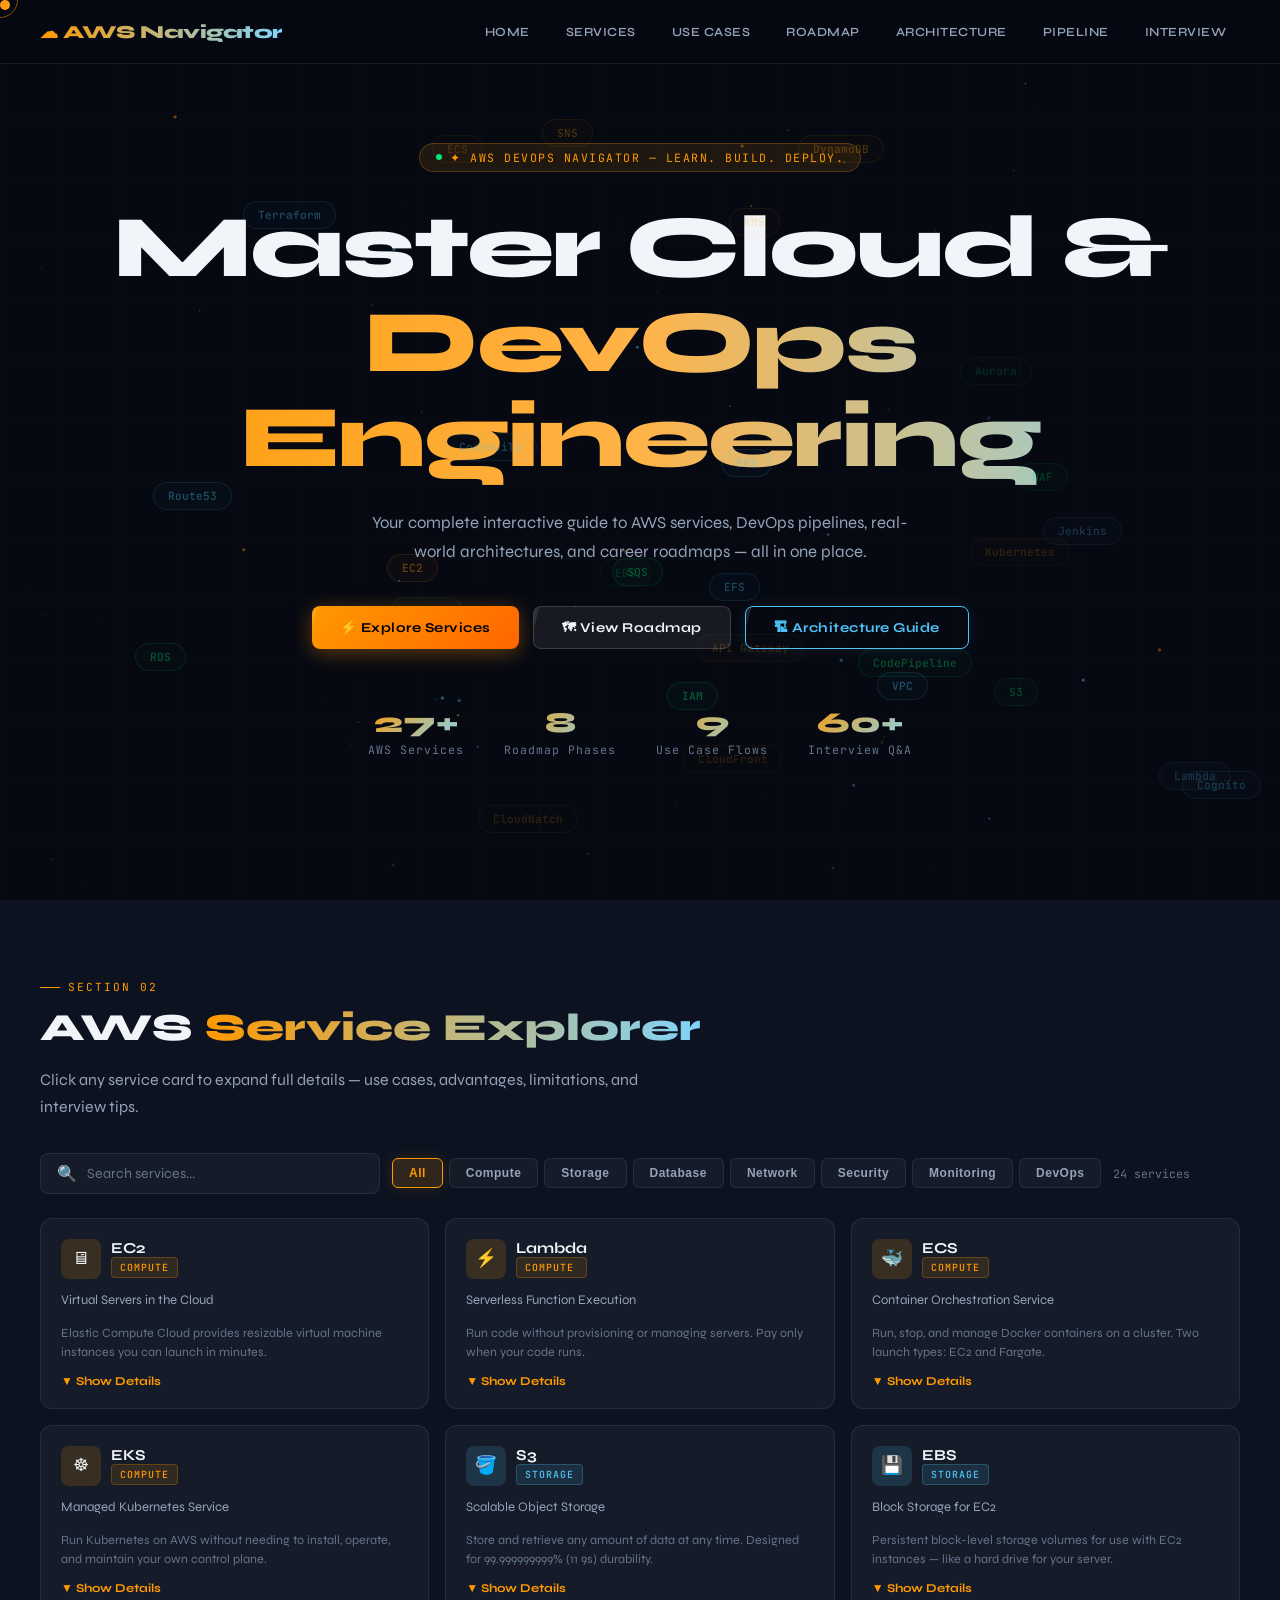
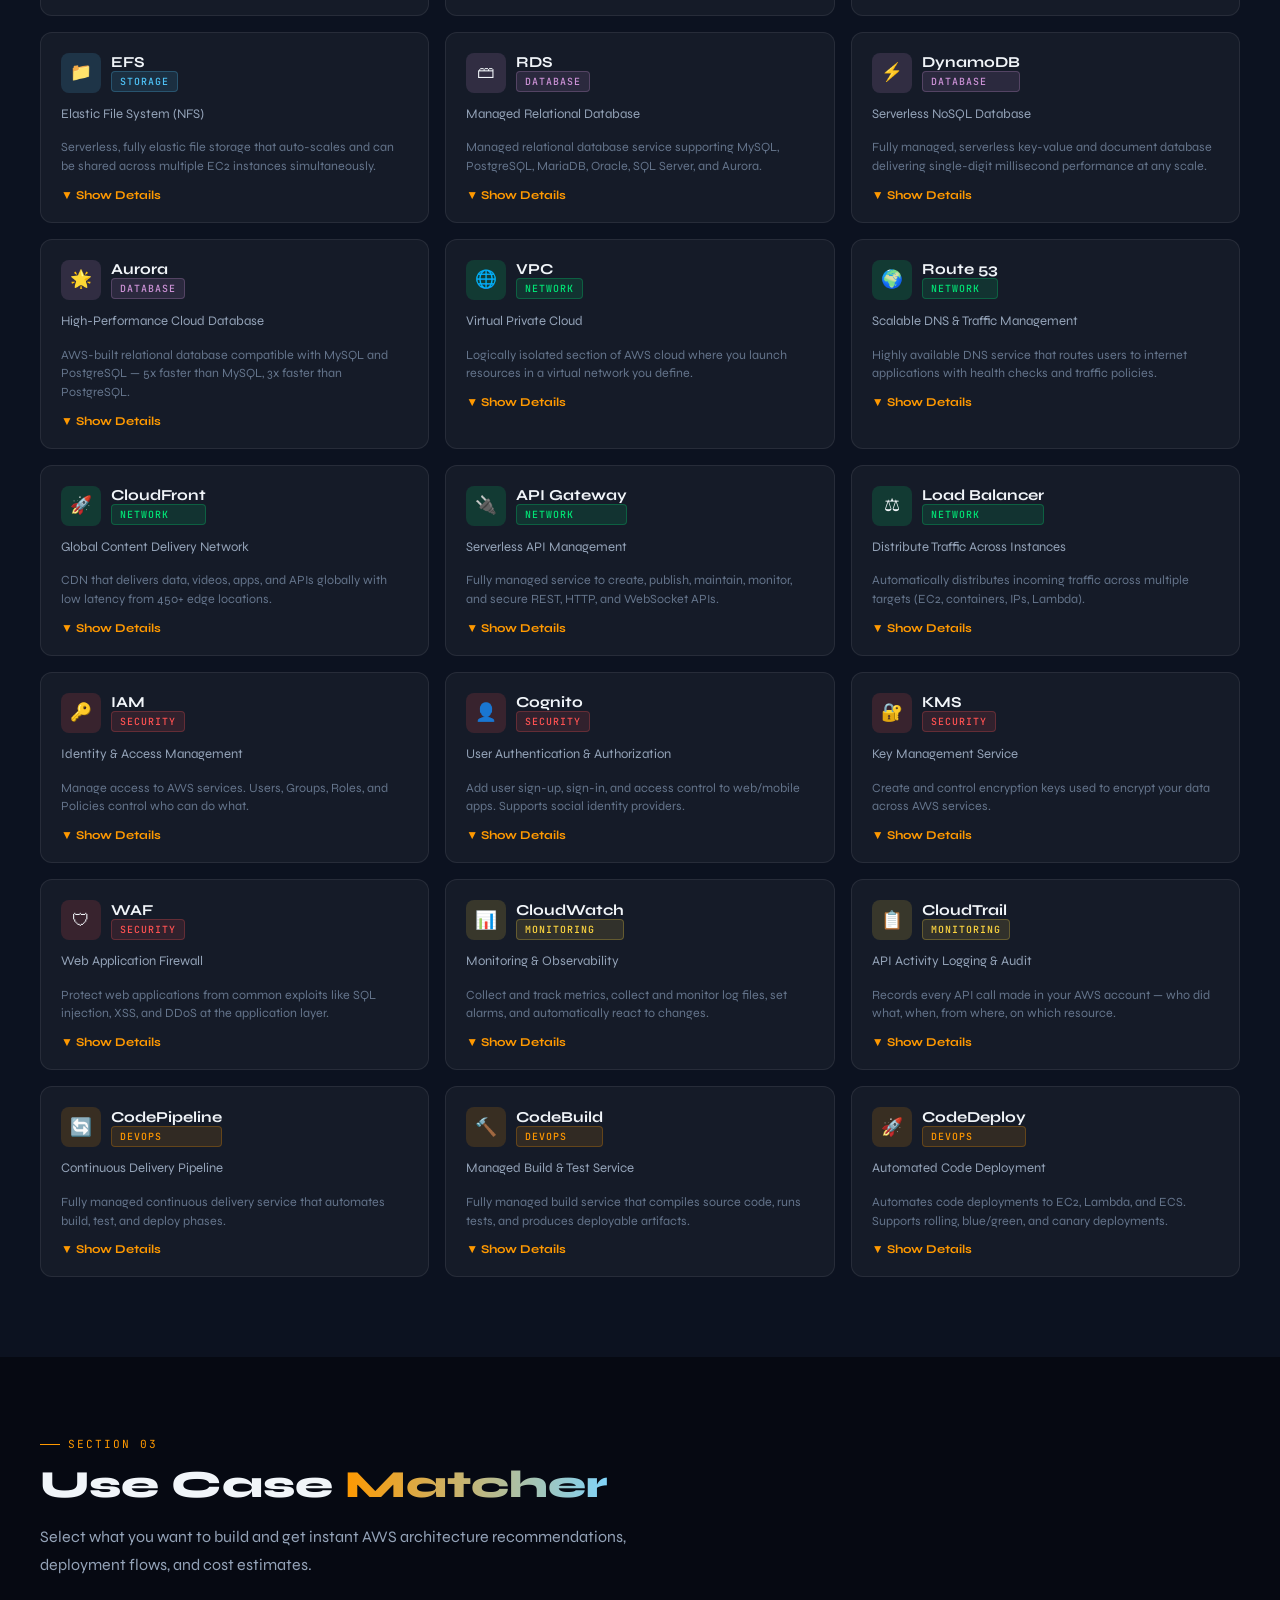
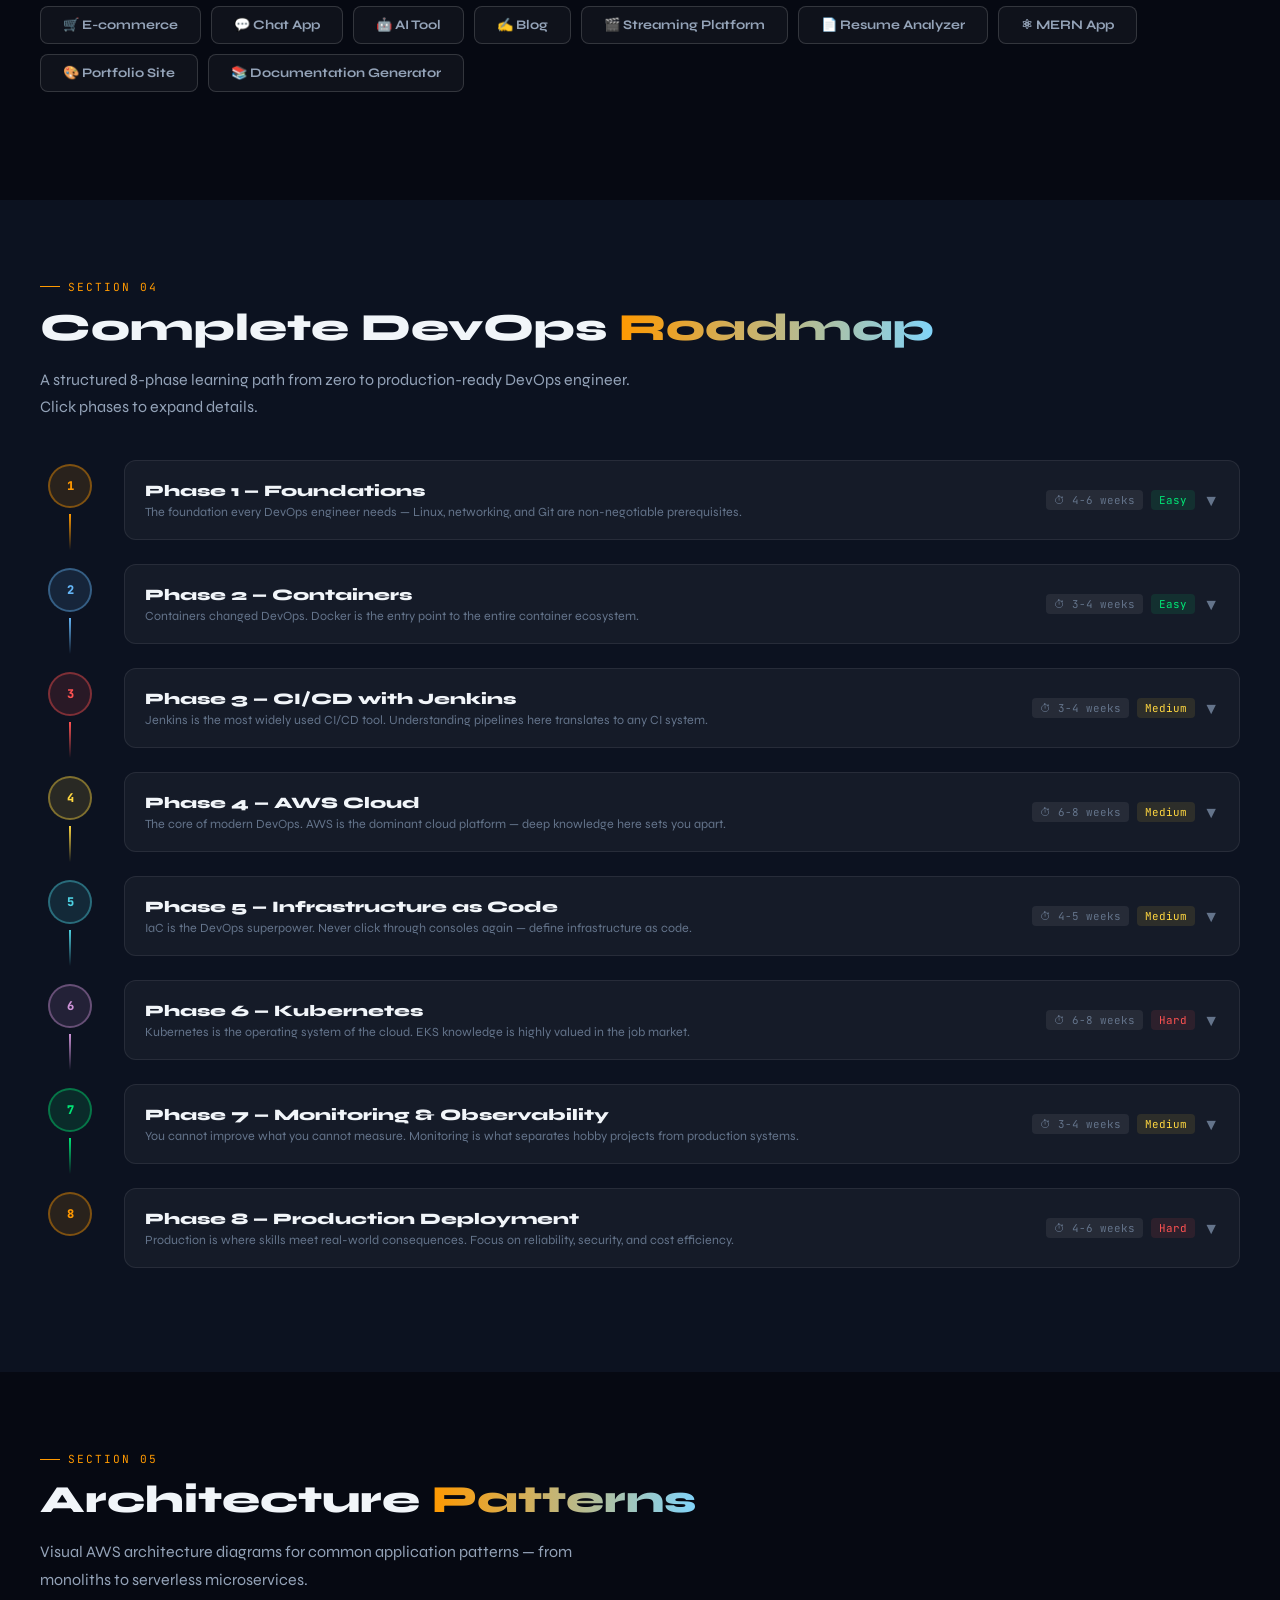
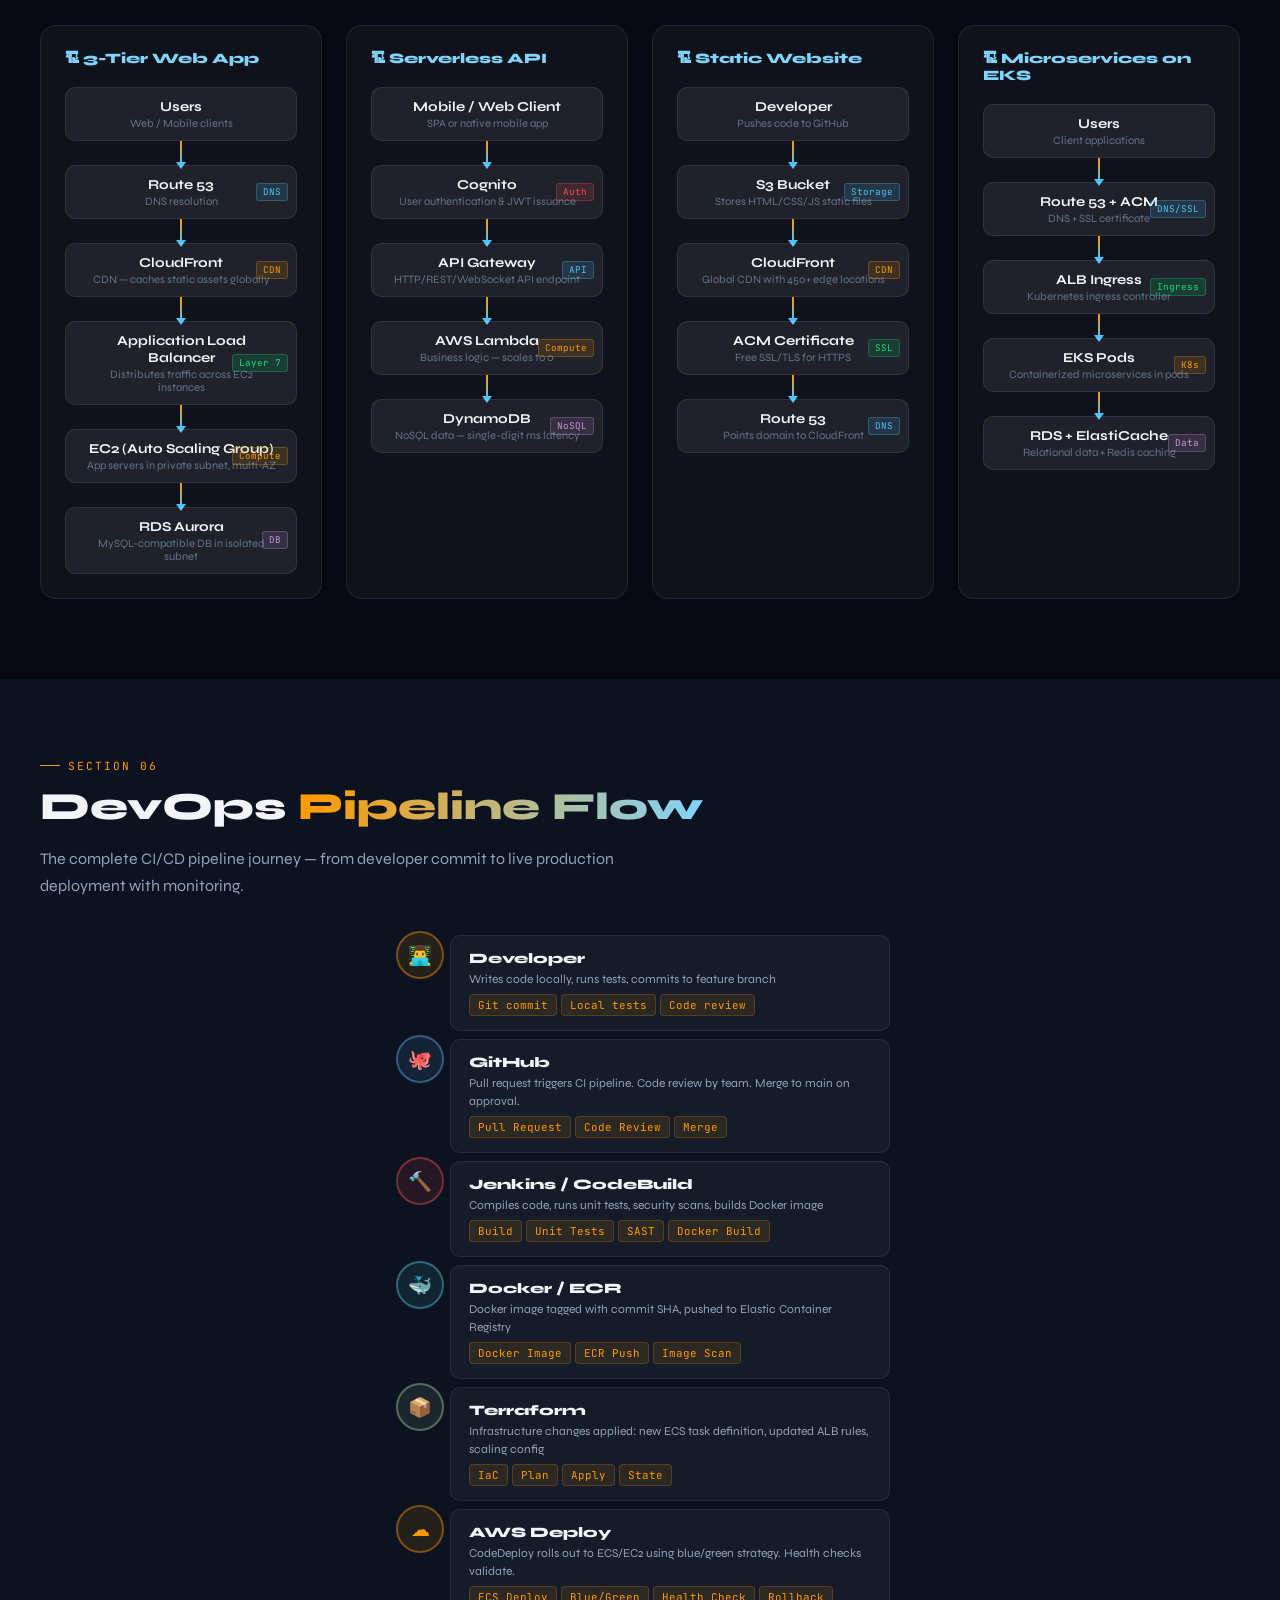
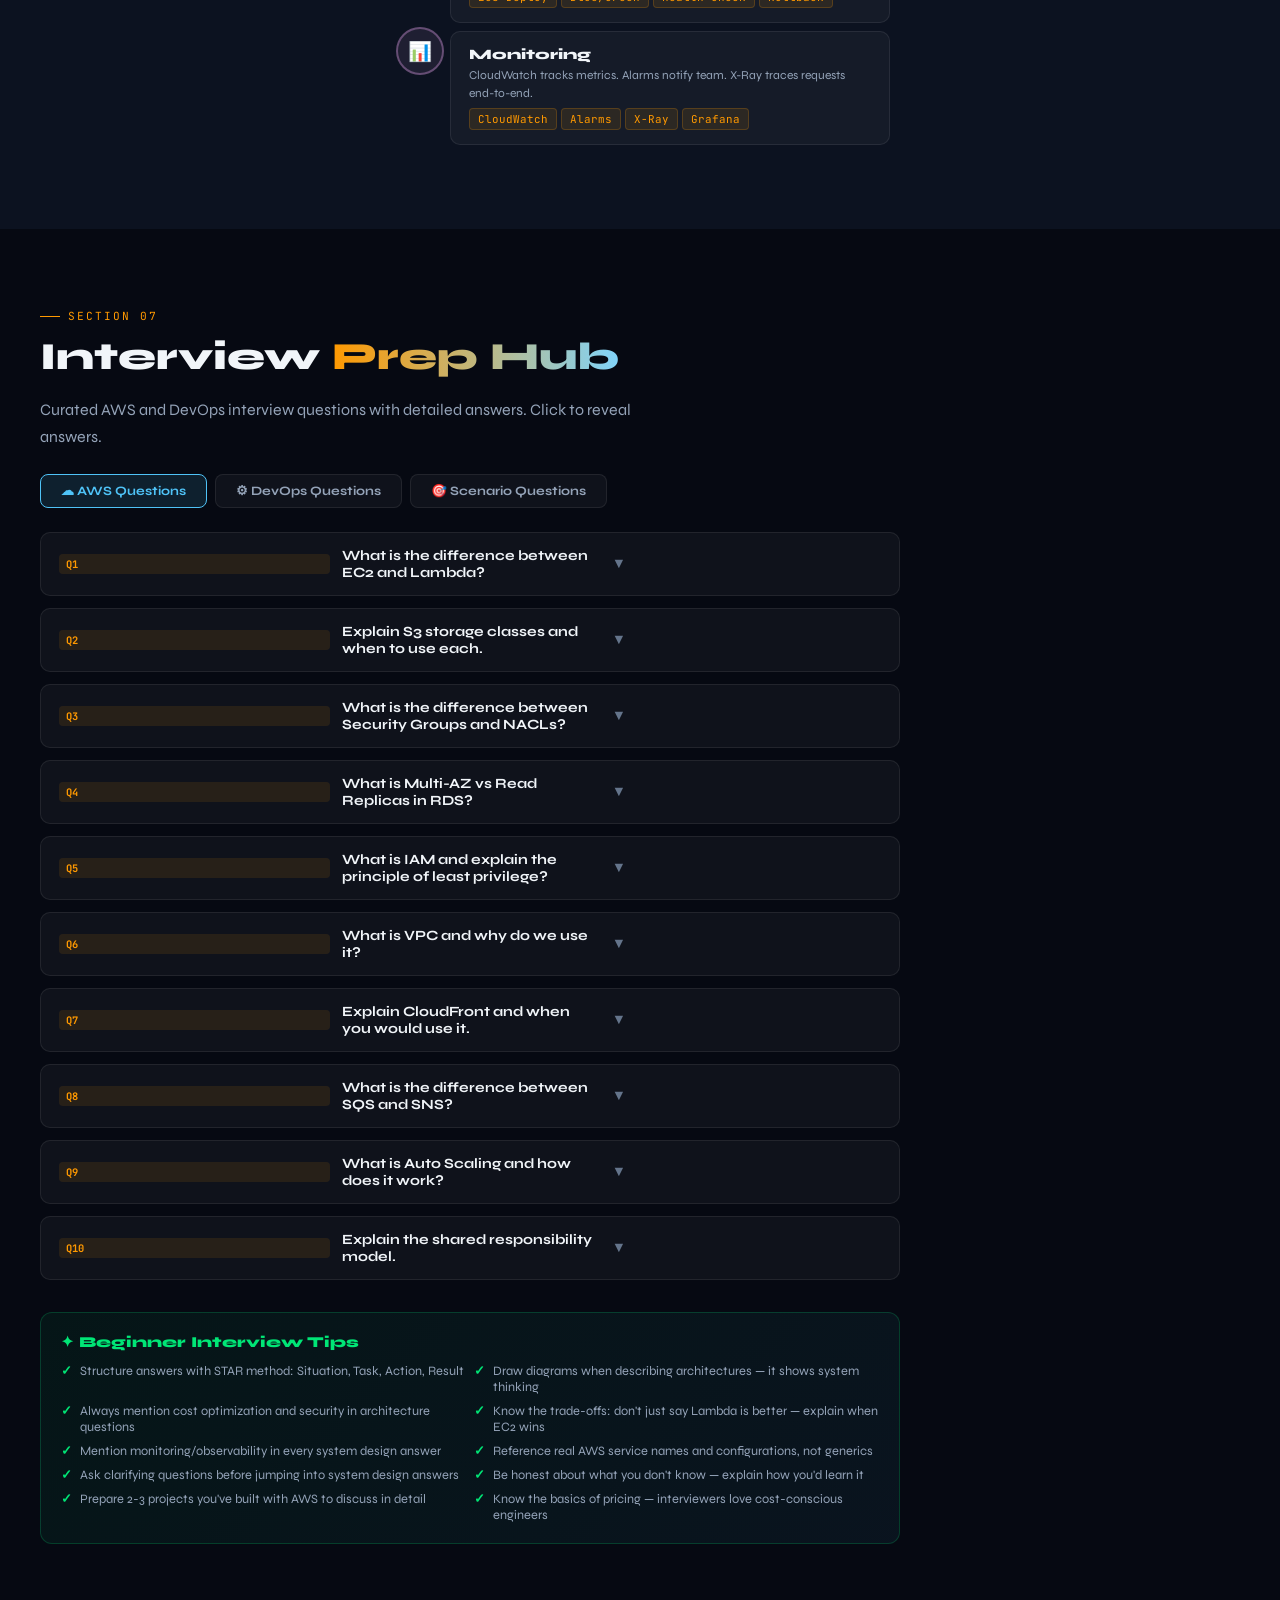
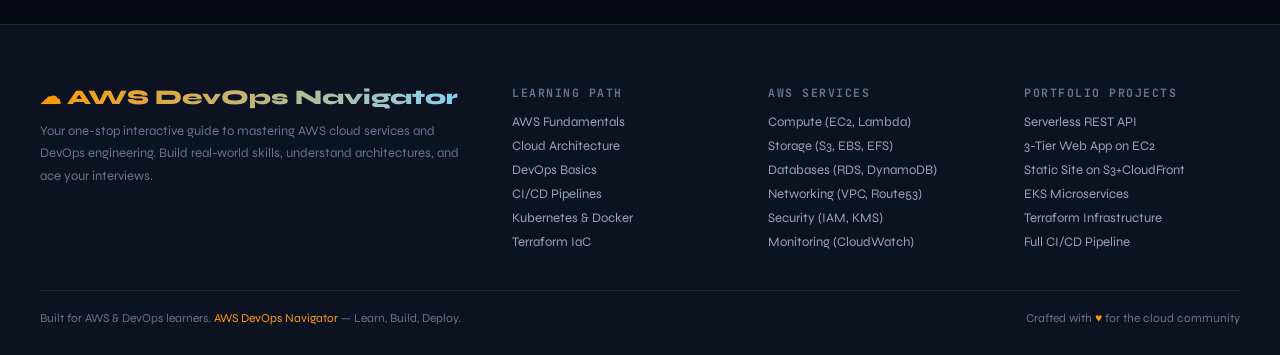
<file: index.html>
<!-- Based on Build a Modern Landing Page Website by Kevin Powell for Traversy Media (2020)
see: https://www.youtube.com/watch?v=X1dz0xRbSJc -->

<!DOCTYPE html>
<html lang="en">
<head>
<meta charset="UTF-8">
<meta name="viewport" content="width=device-width, initial-scale=1.0">
<title>AWS</title>
<link href="https://fonts.googleapis.com/css2?family=Syne:wght@400;600;700;800&family=JetBrains+Mono:wght@300;400;500&display=swap" rel="stylesheet">
<style>
:root {
  --bg: #060912;
  --bg2: #0c1220;
  --bg3: #111827;
  --surface: rgba(255,255,255,0.04);
  --surface2: rgba(255,255,255,0.07);
  --border: rgba(255,255,255,0.08);
  --border2: rgba(255,255,255,0.15);
  --orange: #FF9900;
  --orange2: #ffb347;
  --blue: #4FC3F7;
  --blue2: #81D4FA;
  --green: #00E676;
  --purple: #CE93D8;
  --red: #FF5252;
  --yellow: #FFD740;
  --text: #F1F5F9;
  --text2: #94A3B8;
  --text3: #64748B;
  --glow-orange: 0 0 30px rgba(255,153,0,0.3);
  --glow-blue: 0 0 30px rgba(79,195,247,0.3);
}
*{margin:0;padding:0;box-sizing:border-box}
html{scroll-behavior:smooth}
body{
  background:var(--bg);
  color:var(--text);
  font-family:'Syne',sans-serif;
  overflow-x:hidden;
  cursor:none;
}
/* Custom cursor */
#cursor{position:fixed;width:10px;height:10px;background:var(--orange);border-radius:50%;pointer-events:none;z-index:9999;transition:transform 0.1s;mix-blend-mode:screen}
#cursor-ring{position:fixed;width:36px;height:36px;border:1.5px solid rgba(255,153,0,0.5);border-radius:50%;pointer-events:none;z-index:9998;transition:transform 0.15s,width 0.2s,height 0.2s}
/* Canvas */
#bg-canvas{position:fixed;top:0;left:0;width:100%;height:100%;z-index:0;pointer-events:none}
/* Scrollbar */
::-webkit-scrollbar{width:4px}
::-webkit-scrollbar-track{background:var(--bg)}
::-webkit-scrollbar-thumb{background:var(--orange);border-radius:2px}
/* Progress */
#progress-bar{position:fixed;top:0;left:0;height:2px;background:linear-gradient(90deg,var(--orange),var(--blue));z-index:1001;transition:width 0.1s}
/* NAV */
nav{
  position:fixed;top:0;left:0;right:0;z-index:1000;
  padding:0 40px;height:64px;
  display:flex;align-items:center;justify-content:space-between;
  background:rgba(6,9,18,0.85);
  backdrop-filter:blur(20px);
  border-bottom:1px solid var(--border);
  transition:all 0.3s;
}
nav.scrolled{background:rgba(6,9,18,0.97);box-shadow:0 4px 30px rgba(0,0,0,0.5)}
.nav-logo{
  font-size:1.15rem;font-weight:800;letter-spacing:-0.5px;
  background:linear-gradient(90deg,var(--orange),var(--blue2));
  -webkit-background-clip:text;-webkit-text-fill-color:transparent;
}
.nav-links{display:flex;gap:8px;align-items:center}
.nav-links a{
  color:var(--text2);font-size:0.78rem;font-weight:600;letter-spacing:0.5px;
  text-decoration:none;padding:6px 14px;border-radius:6px;
  transition:all 0.2s;text-transform:uppercase;
}
.nav-links a:hover{color:var(--orange);background:rgba(255,153,0,0.08)}
.nav-hamburger{display:none;flex-direction:column;gap:5px;cursor:pointer;padding:4px}
.nav-hamburger span{width:22px;height:2px;background:var(--text2);border-radius:2px;transition:all 0.3s}
.mobile-menu{
  display:none;position:fixed;top:64px;left:0;right:0;z-index:999;
  background:var(--bg2);border-bottom:1px solid var(--border);
  padding:16px 24px;flex-direction:column;gap:4px;
}
.mobile-menu a{color:var(--text2);text-decoration:none;padding:10px 0;font-weight:600;font-size:0.85rem;border-bottom:1px solid var(--border)}
.mobile-menu a:hover{color:var(--orange)}
/* Sections */
section{position:relative;z-index:1;padding:80px 40px}
.section-label{
  font-family:'JetBrains Mono',monospace;font-size:0.7rem;
  color:var(--orange);letter-spacing:2px;text-transform:uppercase;
  margin-bottom:12px;display:flex;align-items:center;gap:8px;
}
.section-label::before{content:'';width:20px;height:1px;background:var(--orange)}
.section-title{font-size:2.4rem;font-weight:800;line-height:1.15;margin-bottom:16px}
.section-title span{background:linear-gradient(90deg,var(--orange),var(--blue2));-webkit-background-clip:text;-webkit-text-fill-color:transparent}
.section-desc{color:var(--text2);font-size:1rem;max-width:600px;line-height:1.7}
/* ======= HERO ======= */
#hero{
  min-height:100vh;display:flex;align-items:center;justify-content:center;
  text-align:center;padding:80px 24px;flex-direction:column;
}
.hero-badge{
  display:inline-flex;align-items:center;gap:8px;
  background:rgba(255,153,0,0.1);border:1px solid rgba(255,153,0,0.25);
  padding:6px 16px;border-radius:100px;margin-bottom:28px;
  font-size:0.72rem;font-family:'JetBrains Mono',monospace;color:var(--orange);letter-spacing:1.5px;
}
.hero-badge::before{content:'';width:6px;height:6px;border-radius:50%;background:var(--green);animation:pulse 1.5s infinite}
@keyframes pulse{0%,100%{opacity:1}50%{opacity:0.3}}
.hero-title{
  font-size:clamp(2.6rem,7vw,5.5rem);font-weight:800;line-height:1.08;
  margin-bottom:24px;letter-spacing:-2px;
}
.hero-title .line1{display:block}
.hero-title .line2{
  display:block;
  background:linear-gradient(90deg,var(--orange),var(--orange2),var(--blue2));
  -webkit-background-clip:text;-webkit-text-fill-color:transparent;
}
.hero-sub{
  color:var(--text2);font-size:1.05rem;line-height:1.7;
  max-width:560px;margin:0 auto 40px;
}
.hero-btns{display:flex;gap:14px;justify-content:center;flex-wrap:wrap}
.btn{
  display:inline-flex;align-items:center;gap:8px;
  padding:12px 28px;border-radius:8px;font-weight:700;
  font-size:0.85rem;cursor:pointer;letter-spacing:0.5px;
  text-decoration:none;transition:all 0.25s;border:none;font-family:'Syne',sans-serif;
  position:relative;overflow:hidden;
}
.btn::before{content:'';position:absolute;top:0;left:-100%;width:100%;height:100%;background:rgba(255,255,255,0.1);transition:left 0.3s;transform:skewX(-15deg)}
.btn:hover::before{left:100%}
.btn-primary{background:linear-gradient(135deg,var(--orange),#ff6600);color:#000;box-shadow:0 4px 20px rgba(255,153,0,0.35)}
.btn-primary:hover{transform:translateY(-2px);box-shadow:0 8px 30px rgba(255,153,0,0.5)}
.btn-secondary{background:var(--surface2);color:var(--text);border:1px solid var(--border2)}
.btn-secondary:hover{background:rgba(255,255,255,0.1);transform:translateY(-2px)}
.btn-outline{background:transparent;color:var(--blue);border:1px solid var(--blue);box-shadow:0 0 15px rgba(79,195,247,0.1)}
.btn-outline:hover{background:rgba(79,195,247,0.1);transform:translateY(-2px)}
.hero-stats{
  display:flex;gap:40px;margin-top:56px;justify-content:center;flex-wrap:wrap;
}
.hero-stat{text-align:center}
.hero-stat .num{font-size:1.8rem;font-weight:800;background:linear-gradient(135deg,var(--orange),var(--blue2));-webkit-background-clip:text;-webkit-text-fill-color:transparent}
.hero-stat .lbl{font-size:0.72rem;color:var(--text3);font-family:'JetBrains Mono',monospace;letter-spacing:1px;margin-top:2px}
/* Floating chips */
.hero-chips{position:absolute;width:100%;height:100%;top:0;left:0;pointer-events:none;overflow:hidden}
.chip{
  position:absolute;padding:6px 14px;border-radius:100px;
  font-size:0.7rem;font-family:'JetBrains Mono',monospace;font-weight:500;
  border:1px solid;animation:float-chip 8s ease-in-out infinite;
  white-space:nowrap;
}
.chip.orange{color:var(--orange);border-color:rgba(255,153,0,0.3);background:rgba(255,153,0,0.07)}
.chip.blue{color:var(--blue);border-color:rgba(79,195,247,0.3);background:rgba(79,195,247,0.07)}
.chip.green{color:var(--green);border-color:rgba(0,230,118,0.3);background:rgba(0,230,118,0.07)}
@keyframes float-chip{0%,100%{transform:translateY(0)}50%{transform:translateY(-12px)}}
/* ======= SERVICE EXPLORER ======= */
#services{background:var(--bg2)}
.services-toolbar{
  display:flex;gap:12px;align-items:center;flex-wrap:wrap;margin:32px 0 24px;
}
.search-box{
  flex:1;min-width:200px;max-width:340px;
  display:flex;align-items:center;gap:10px;
  background:var(--surface);border:1px solid var(--border);
  border-radius:8px;padding:10px 16px;
}
.search-box input{
  background:none;border:none;outline:none;color:var(--text);
  font-family:'Syne',sans-serif;font-size:0.88rem;flex:1;
}
.search-box input::placeholder{color:var(--text3)}
.filter-tabs{display:flex;gap:6px;flex-wrap:wrap}
.filter-tab{
  padding:7px 16px;border-radius:6px;font-size:0.75rem;font-weight:700;
  cursor:pointer;border:1px solid var(--border);background:var(--surface);
  color:var(--text2);transition:all 0.2s;letter-spacing:0.5px;
}
.filter-tab:hover{border-color:var(--orange);color:var(--orange)}
.filter-tab.active{background:rgba(255,153,0,0.15);border-color:var(--orange);color:var(--orange)}
.services-grid{
  display:grid;grid-template-columns:repeat(auto-fill,minmax(300px,1fr));
  gap:16px;margin-top:8px;
}
.service-card{
  background:var(--surface);border:1px solid var(--border);
  border-radius:12px;padding:20px;cursor:pointer;
  transition:all 0.25s;position:relative;overflow:hidden;
}
.service-card::before{
  content:'';position:absolute;top:0;left:0;right:0;height:2px;
  background:linear-gradient(90deg,var(--orange),var(--blue));
  transform:scaleX(0);transform-origin:left;transition:transform 0.3s;
}
.service-card:hover{border-color:rgba(255,153,0,0.3);transform:translateY(-3px);box-shadow:0 12px 40px rgba(0,0,0,0.4)}
.service-card:hover::before{transform:scaleX(1)}
.service-card-header{display:flex;align-items:flex-start;justify-content:space-between;gap:12px;margin-bottom:12px}
.service-icon{
  width:40px;height:40px;border-radius:8px;display:flex;align-items:center;
  justify-content:center;font-size:1.1rem;flex-shrink:0;
}
.service-name{font-size:0.95rem;font-weight:700}
.service-category-tag{
  font-size:0.62rem;font-family:'JetBrains Mono',monospace;letter-spacing:1px;
  padding:3px 8px;border-radius:4px;font-weight:500;
}
.service-purpose{color:var(--text2);font-size:0.82rem;line-height:1.5;margin-bottom:14px}
.service-expand-btn{
  display:flex;align-items:center;gap:6px;color:var(--orange);
  font-size:0.75rem;font-weight:700;background:none;border:none;
  cursor:pointer;font-family:'Syne',sans-serif;padding:0;
}
.service-details{
  display:none;margin-top:16px;border-top:1px solid var(--border);padding-top:16px;
}
.service-details.open{display:block;animation:slideDown 0.3s ease}
@keyframes slideDown{from{opacity:0;transform:translateY(-10px)}to{opacity:1;transform:translateY(0)}}
.detail-grid{display:grid;grid-template-columns:1fr 1fr;gap:10px;margin-bottom:14px}
.detail-item{background:var(--surface2);padding:10px 12px;border-radius:8px}
.detail-item .dt{font-size:0.65rem;color:var(--text3);font-family:'JetBrains Mono',monospace;letter-spacing:1px;margin-bottom:4px}
.detail-item .dd{font-size:0.8rem;color:var(--text);line-height:1.5}
.detail-full{background:var(--surface2);padding:10px 12px;border-radius:8px;margin-bottom:10px}
.detail-full .dt{font-size:0.65rem;color:var(--text3);font-family:'JetBrains Mono',monospace;letter-spacing:1px;margin-bottom:4px}
.detail-full .dd{font-size:0.8rem;color:var(--text);line-height:1.5}
.tag-list{display:flex;flex-wrap:wrap;gap:5px;margin-top:5px}
.tag{padding:3px 8px;border-radius:4px;font-size:0.68rem;font-family:'JetBrains Mono',monospace}
.tag.orange{background:rgba(255,153,0,0.1);color:var(--orange);border:1px solid rgba(255,153,0,0.2)}
.tag.blue{background:rgba(79,195,247,0.1);color:var(--blue);border:1px solid rgba(79,195,247,0.2)}
.tag.red{background:rgba(255,82,82,0.1);color:var(--red);border:1px solid rgba(255,82,82,0.2)}
.tag.green{background:rgba(0,230,118,0.1);color:var(--green);border:1px solid rgba(0,230,118,0.2)}
.interview-tip{
  margin-top:12px;background:linear-gradient(135deg,rgba(255,153,0,0.08),rgba(79,195,247,0.08));
  border:1px solid rgba(255,153,0,0.2);border-radius:8px;padding:12px;
}
.interview-tip .tip-label{font-size:0.65rem;color:var(--orange);font-family:'JetBrains Mono',monospace;letter-spacing:1px;margin-bottom:5px}
.interview-tip p{font-size:0.8rem;color:var(--text2);line-height:1.5}
/* ======= USE CASE MATCHER ======= */
#usecase{background:var(--bg)}
.usecase-btns{display:flex;flex-wrap:wrap;gap:10px;margin:28px 0}
.uc-btn{
  padding:10px 22px;border-radius:8px;font-weight:700;font-size:0.82rem;
  cursor:pointer;border:1px solid var(--border2);background:var(--surface);
  color:var(--text2);transition:all 0.25s;font-family:'Syne',sans-serif;
}
.uc-btn:hover,.uc-btn.active{
  background:rgba(255,153,0,0.12);border-color:var(--orange);
  color:var(--orange);transform:translateY(-2px);
}
.usecase-result{
  display:none;background:var(--surface);border:1px solid rgba(255,153,0,0.2);
  border-radius:16px;padding:28px;margin-top:8px;
  animation:fadeIn 0.4s ease;
}
.usecase-result.show{display:block}
@keyframes fadeIn{from{opacity:0;transform:translateY(10px)}to{opacity:1;transform:translateY(0)}}
.uc-title{font-size:1.2rem;font-weight:800;margin-bottom:20px;display:flex;align-items:center;gap:10px}
.uc-grid{display:grid;grid-template-columns:repeat(auto-fill,minmax(240px,1fr));gap:14px}
.uc-item{background:var(--surface2);border-radius:10px;padding:16px;border:1px solid var(--border)}
.uc-item h4{font-size:0.85rem;font-weight:700;margin-bottom:6px;color:var(--orange)}
.uc-item p{font-size:0.78rem;color:var(--text2);line-height:1.6}
.uc-flow{
  margin-top:20px;padding:16px;background:var(--surface2);border-radius:10px;
  border:1px solid var(--border);
}
.uc-flow h4{font-size:0.82rem;color:var(--blue);margin-bottom:12px;font-family:'JetBrains Mono',monospace;letter-spacing:1px}
.uc-flow-steps{display:flex;flex-wrap:wrap;align-items:center;gap:6px}
.uc-step{
  padding:5px 12px;border-radius:6px;font-size:0.72rem;font-weight:700;
  font-family:'JetBrains Mono',monospace;
  background:rgba(79,195,247,0.1);color:var(--blue);border:1px solid rgba(79,195,247,0.2);
}
.uc-arrow{color:var(--text3);font-size:0.9rem}
.uc-meta{display:flex;flex-wrap:wrap;gap:8px;margin-top:12px}
.uc-badge{padding:4px 12px;border-radius:100px;font-size:0.7rem;font-weight:700;font-family:'JetBrains Mono',monospace}
.uc-badge.cost-low{background:rgba(0,230,118,0.1);color:var(--green);border:1px solid rgba(0,230,118,0.2)}
.uc-badge.cost-med{background:rgba(255,215,64,0.1);color:var(--yellow);border:1px solid rgba(255,215,64,0.2)}
.uc-badge.cost-high{background:rgba(255,82,82,0.1);color:var(--red);border:1px solid rgba(255,82,82,0.2)}
/* ======= ROADMAP ======= */
#roadmap{background:var(--bg2)}
.roadmap-timeline{position:relative;margin-top:40px;padding-left:0}
.roadmap-phase{
  display:grid;grid-template-columns:60px 1fr;gap:0 24px;
  margin-bottom:8px;
}
.phase-spine{display:flex;flex-direction:column;align-items:center;padding-top:4px}
.phase-dot{
  width:44px;height:44px;border-radius:50%;display:flex;align-items:center;
  justify-content:center;font-size:0.75rem;font-weight:800;
  border:2px solid;flex-shrink:0;transition:all 0.3s;
  font-family:'JetBrains Mono',monospace;
}
.phase-line{width:2px;flex:1;min-height:30px;margin:6px 0}
.phase-content{
  background:var(--surface);border:1px solid var(--border);
  border-radius:12px;padding:20px;margin-bottom:16px;
  cursor:pointer;transition:all 0.25s;
}
.phase-content:hover{transform:translateX(4px);border-color:rgba(255,153,0,0.25)}
.phase-header{display:flex;align-items:center;justify-content:space-between;gap:12px}
.phase-name{font-size:1rem;font-weight:800}
.phase-meta{display:flex;gap:8px;align-items:center;flex-wrap:wrap}
.phase-duration{font-size:0.68rem;font-family:'JetBrains Mono',monospace;color:var(--text3);
  background:var(--surface2);padding:3px 8px;border-radius:4px}
.phase-diff{font-size:0.68rem;font-family:'JetBrains Mono',monospace;padding:3px 8px;border-radius:4px}
.phase-diff.easy{color:var(--green);background:rgba(0,230,118,0.1)}
.phase-diff.medium{color:var(--yellow);background:rgba(255,215,64,0.1)}
.phase-diff.hard{color:var(--red);background:rgba(255,82,82,0.1)}
.phase-toggle{color:var(--text3);font-size:1rem;transition:transform 0.3s}
.phase-toggle.open{transform:rotate(180deg)}
.phase-body{
  display:none;margin-top:16px;border-top:1px solid var(--border);
  padding-top:16px;grid-template-columns:1fr 1fr 1fr;gap:12px;
}
.phase-body.open{display:grid;animation:slideDown 0.3s ease}
.phase-section{background:var(--surface2);padding:12px;border-radius:8px}
.phase-section h4{font-size:0.68rem;color:var(--orange);font-family:'JetBrains Mono',monospace;letter-spacing:1px;margin-bottom:8px}
.phase-section ul{list-style:none;display:flex;flex-direction:column;gap:4px}
.phase-section ul li{font-size:0.78rem;color:var(--text2);display:flex;align-items:center;gap:6px;line-height:1.4}
.phase-section ul li::before{content:'▸';color:var(--orange);font-size:0.6rem;flex-shrink:0}
/* ======= ARCHITECTURE ======= */
#architecture{background:var(--bg)}
.arch-grid{display:grid;grid-template-columns:repeat(auto-fill,minmax(280px,1fr));gap:24px;margin-top:32px}
.arch-card{
  background:var(--surface);border:1px solid var(--border);
  border-radius:16px;padding:24px;transition:all 0.3s;
}
.arch-card:hover{border-color:rgba(79,195,247,0.3);box-shadow:0 16px 50px rgba(0,0,0,0.4)}
.arch-title{font-size:0.9rem;font-weight:800;margin-bottom:20px;color:var(--blue2)}
.arch-flow{display:flex;flex-direction:column;align-items:center;gap:0}
.arch-node{
  background:var(--surface2);border-radius:10px;padding:10px 20px;
  text-align:center;width:100%;border:1px solid var(--border);
  position:relative;transition:all 0.2s;
}
.arch-node:hover{border-color:var(--orange);background:rgba(255,153,0,0.05)}
.arch-node .node-name{font-size:0.85rem;font-weight:700;color:var(--text)}
.arch-node .node-desc{font-size:0.7rem;color:var(--text3);margin-top:2px}
.arch-node .node-badge{
  position:absolute;right:8px;top:50%;transform:translateY(-50%);
  font-size:0.58rem;padding:2px 6px;border-radius:3px;font-family:'JetBrains Mono',monospace;
}
.arch-arrow{
  width:2px;height:24px;background:linear-gradient(to bottom,var(--orange),var(--blue));
  position:relative;margin:0 auto;
}
.arch-arrow::after{
  content:'';position:absolute;bottom:-4px;left:50%;transform:translateX(-50%);
  width:0;height:0;border-left:5px solid transparent;
  border-right:5px solid transparent;border-top:7px solid var(--blue);
}
/* ======= PIPELINE ======= */
#pipeline{background:var(--bg2)}
.pipeline-container{margin-top:32px;position:relative}
.pipeline-track{
  display:flex;flex-direction:column;gap:0;
  max-width:500px;margin:0 auto;
}
.pipeline-stage{
  display:flex;align-items:stretch;position:relative;
}
.stage-connector{
  display:flex;flex-direction:column;align-items:center;
  width:60px;flex-shrink:0;
}
.stage-dot{
  width:48px;height:48px;border-radius:50%;border:2px solid;
  display:flex;align-items:center;justify-content:center;
  font-size:1.2rem;flex-shrink:0;animation:stagePulse 3s ease infinite;
  transition:all 0.3s;cursor:pointer;
}
@keyframes stagePulse{0%,100%{box-shadow:0 0 0 0 rgba(255,153,0,0.3)}50%{box-shadow:0 0 0 8px rgba(255,153,0,0)}}
.stage-line-v{width:2px;flex:1;min-height:20px}
.stage-info{
  background:var(--surface);border:1px solid var(--border);
  border-radius:10px;padding:14px 18px;margin:4px 0;flex:1;
  transition:all 0.3s;cursor:pointer;
}
.stage-info:hover{border-color:rgba(255,153,0,0.3);transform:translateX(4px)}
.stage-name{font-size:0.9rem;font-weight:800;margin-bottom:3px}
.stage-desc{font-size:0.75rem;color:var(--text2);line-height:1.5}
.stage-tags{display:flex;flex-wrap:wrap;gap:4px;margin-top:6px}
/* ======= INTERVIEW ======= */
#interview{background:var(--bg)}
.interview-tabs{display:flex;gap:8px;margin:24px 0;flex-wrap:wrap}
.itab{
  padding:8px 20px;border-radius:8px;font-weight:700;font-size:0.8rem;
  cursor:pointer;border:1px solid var(--border);background:var(--surface);
  color:var(--text2);transition:all 0.2s;font-family:'Syne',sans-serif;
}
.itab.active{background:rgba(79,195,247,0.12);border-color:var(--blue);color:var(--blue)}
.interview-panel{display:none}
.interview-panel.active{display:block;animation:fadeIn 0.3s ease}
.qa-list{display:flex;flex-direction:column;gap:12px;max-width:860px}
.qa-item{
  background:var(--surface);border:1px solid var(--border);
  border-radius:10px;overflow:hidden;
}
.qa-q{
  padding:14px 18px;font-size:0.88rem;font-weight:700;cursor:pointer;
  display:flex;align-items:center;justify-content:space-between;
  transition:background 0.2s;
}
.qa-q:hover{background:var(--surface2)}
.qa-q span{flex:1;padding-right:12px}
.qa-q .q-num{
  font-size:0.65rem;font-family:'JetBrains Mono',monospace;color:var(--orange);
  background:rgba(255,153,0,0.1);padding:3px 7px;border-radius:4px;margin-right:12px;flex-shrink:0;
}
.qa-q .q-toggle{color:var(--text3);transition:transform 0.3s;font-size:0.9rem;flex-shrink:0}
.qa-q.open .q-toggle{transform:rotate(180deg)}
.qa-a{
  display:none;padding:0 18px 14px;font-size:0.8rem;color:var(--text2);
  line-height:1.7;border-top:1px solid var(--border);padding-top:12px;
}
.qa-a.open{display:block;animation:slideDown 0.3s ease}
.tip-box{
  margin-top:28px;background:linear-gradient(135deg,rgba(0,230,118,0.06),rgba(79,195,247,0.06));
  border:1px solid rgba(0,230,118,0.2);border-radius:12px;padding:20px;max-width:860px;
}
.tip-box h3{font-size:0.95rem;font-weight:800;color:var(--green);margin-bottom:12px}
.tip-box ul{list-style:none;display:grid;grid-template-columns:1fr 1fr;gap:8px}
.tip-box ul li{
  font-size:0.8rem;color:var(--text2);display:flex;align-items:flex-start;gap:8px;
}
.tip-box ul li::before{content:'✓';color:var(--green);font-weight:700;flex-shrink:0}
/* ======= FOOTER ======= */
footer{
  background:var(--bg2);border-top:1px solid var(--border);
  padding:60px 40px 30px;
}
.footer-grid{
  display:grid;grid-template-columns:2fr 1fr 1fr 1fr;gap:40px;
  max-width:1200px;margin:0 auto 40px;
}
.footer-brand .name{font-size:1.3rem;font-weight:800;background:linear-gradient(90deg,var(--orange),var(--blue2));-webkit-background-clip:text;-webkit-text-fill-color:transparent;margin-bottom:10px}
.footer-brand p{font-size:0.82rem;color:var(--text3);line-height:1.7}
.footer-col h4{font-size:0.72rem;color:var(--text3);font-family:'JetBrains Mono',monospace;letter-spacing:1.5px;margin-bottom:14px}
.footer-col ul{list-style:none;display:flex;flex-direction:column;gap:8px}
.footer-col ul li{font-size:0.82rem;color:var(--text2);cursor:pointer;transition:color 0.2s}
.footer-col ul li:hover{color:var(--orange)}
.footer-bottom{
  border-top:1px solid var(--border);padding-top:20px;
  display:flex;align-items:center;justify-content:space-between;
  flex-wrap:wrap;gap:12px;max-width:1200px;margin:0 auto;
}
.footer-bottom p{font-size:0.75rem;color:var(--text3)}
.footer-bottom span{color:var(--orange)}
/* Responsive */
@media(max-width:900px){
  .footer-grid{grid-template-columns:1fr 1fr}
  .phase-body{grid-template-columns:1fr 1fr}
}
@media(max-width:640px){
  section{padding:60px 20px}
  nav{padding:0 20px}
  .nav-links{display:none}
  .nav-hamburger{display:flex}
  .hero-title{letter-spacing:-1px}
  .footer-grid{grid-template-columns:1fr}
  .detail-grid{grid-template-columns:1fr}
  .phase-body{grid-template-columns:1fr}
  .tip-box ul{grid-template-columns:1fr}
  .roadmap-phase{grid-template-columns:48px 1fr}
  .pipeline-track{max-width:100%}
  #cursor,#cursor-ring{display:none}
  body{cursor:auto}
}
@media(max-width:480px){
  .section-title{font-size:1.8rem}
  .services-grid{grid-template-columns:1fr}
  .arch-grid{grid-template-columns:1fr}
  .uc-grid{grid-template-columns:1fr}
  .hero-stats{gap:24px}
}
/* Category colors */
.cat-compute{--cat-color:#FF9900}
.cat-storage{--cat-color:#4FC3F7}
.cat-database{--cat-color:#CE93D8}
.cat-network{--cat-color:#00E676}
.cat-security{--cat-color:#FF5252}
.cat-monitoring{--cat-color:#FFD740}
.cat-devops{--cat-color:#FF9800}
.service-icon{background:color-mix(in srgb, var(--cat-color) 15%, transparent)}
.service-category-tag{color:var(--cat-color);background:color-mix(in srgb, var(--cat-color) 12%, transparent);border:1px solid color-mix(in srgb, var(--cat-color) 25%, transparent)}
.service-card:hover{border-color:color-mix(in srgb, var(--cat-color) 30%, transparent)}
/* Glow on active */
.uc-btn.active,.filter-tab.active{box-shadow:0 0 15px rgba(255,153,0,0.15)}
/* Misc helpers */
.max-w{max-width:1200px;margin-left:auto;margin-right:auto}
.show-count{font-size:0.72rem;color:var(--text3);font-family:'JetBrains Mono',monospace;align-self:center}
.no-results{text-align:center;padding:40px;color:var(--text3);font-family:'JetBrains Mono',monospace;font-size:0.85rem;display:none}
/* pipeline colors by stage */
.s0{--sc:#FF9900} .s1{--sc:#64B5F6} .s2{--sc:#FF5252} .s3{--sc:#4DD0E1} .s4{--sc:#A5D6A7} .s5{--sc:#FF9900} .s6{--sc:#CE93D8}
.stage-dot{color:var(--sc);border-color:color-mix(in srgb,var(--sc) 40%,transparent);background:color-mix(in srgb,var(--sc) 10%,transparent)}
.stage-dot:hover{background:color-mix(in srgb,var(--sc) 20%,transparent);box-shadow:0 0 20px color-mix(in srgb,var(--sc) 40%,transparent)}
.stage-line-v{background:linear-gradient(to bottom,var(--sc),var(--sc2,var(--sc)))}
/* phase colors */
.ph0{--pc:#FF9900} .ph1{--pc:#64B5F6} .ph2{--pc:#FF5252} .ph3{--pc:#FFD740} .ph4{--pc:#4DD0E1} .ph5{--pc:#CE93D8} .ph6{--pc:#00E676} .ph7{--pc:#FF9800}
.phase-dot{color:var(--pc);border-color:color-mix(in srgb,var(--pc) 40%,transparent);background:color-mix(in srgb,var(--pc) 12%,transparent)}
.phase-line{background:linear-gradient(to bottom,var(--pc),transparent)}
</style>
</head>
<body>

<!-- Background canvas -->
<canvas id="bg-canvas"></canvas>
<!-- Cursor -->
<div id="cursor"></div>
<div id="cursor-ring"></div>
<!-- Progress bar -->
<div id="progress-bar"></div>

<!-- ===== NAV ===== -->
<nav id="navbar">
  <div class="nav-logo">☁ AWS Navigator</div>
  <div class="nav-links">
    <a href="#hero">Home</a>
    <a href="#services">Services</a>
    <a href="#usecase">Use Cases</a>
    <a href="#roadmap">Roadmap</a>
    <a href="#architecture">Architecture</a>
    <a href="#pipeline">Pipeline</a>
    <a href="#interview">Interview</a>
  </div>
  <div class="nav-hamburger" id="hamburger" onclick="toggleMenu()">
    <span></span><span></span><span></span>
  </div>
</nav>
<div class="mobile-menu" id="mobileMenu">
  <a href="#hero" onclick="toggleMenu()">Home</a>
  <a href="#services" onclick="toggleMenu()">Services</a>
  <a href="#usecase" onclick="toggleMenu()">Use Cases</a>
  <a href="#roadmap" onclick="toggleMenu()">Roadmap</a>
  <a href="#architecture" onclick="toggleMenu()">Architecture</a>
  <a href="#pipeline" onclick="toggleMenu()">Pipeline</a>
  <a href="#interview" onclick="toggleMenu()">Interview</a>
</div>

<!-- ===== HERO ===== -->
<section id="hero">
  <div class="hero-chips" id="heroChips"></div>
  <div class="hero-badge">✦ AWS DEVOPS NAVIGATOR — LEARN. BUILD. DEPLOY.</div>
  <h1 class="hero-title">
    <span class="line1">Master Cloud &</span>
    <span class="line2">DevOps Engineering</span>
  </h1>
  <p class="hero-sub">Your complete interactive guide to AWS services, DevOps pipelines, real-world architectures, and career roadmaps — all in one place.</p>
  <div class="hero-btns">
    <a href="#services" class="btn btn-primary">⚡ Explore Services</a>
    <a href="#roadmap" class="btn btn-secondary">🗺 View Roadmap</a>
    <a href="#architecture" class="btn btn-outline">🏗 Architecture Guide</a>
  </div>
  <div class="hero-stats">
    <div class="hero-stat"><div class="num">27+</div><div class="lbl">AWS Services</div></div>
    <div class="hero-stat"><div class="num">8</div><div class="lbl">Roadmap Phases</div></div>
    <div class="hero-stat"><div class="num">9</div><div class="lbl">Use Case Flows</div></div>
    <div class="hero-stat"><div class="num">60+</div><div class="lbl">Interview Q&A</div></div>
  </div>
</section>

<!-- ===== SERVICES ===== -->
<section id="services">
  <div class="max-w">
    <div class="section-label">SECTION 02</div>
    <h2 class="section-title">AWS <span>Service Explorer</span></h2>
    <p class="section-desc">Click any service card to expand full details — use cases, advantages, limitations, and interview tips.</p>
    <div class="services-toolbar">
      <div class="search-box">
        <span>🔍</span>
        <input type="text" id="serviceSearch" placeholder="Search services..." oninput="filterServices()">
      </div>
      <div class="filter-tabs" id="filterTabs">
        <button class="filter-tab active" onclick="setFilter('all',this)">All</button>
        <button class="filter-tab" onclick="setFilter('compute',this)">Compute</button>
        <button class="filter-tab" onclick="setFilter('storage',this)">Storage</button>
        <button class="filter-tab" onclick="setFilter('database',this)">Database</button>
        <button class="filter-tab" onclick="setFilter('network',this)">Network</button>
        <button class="filter-tab" onclick="setFilter('security',this)">Security</button>
        <button class="filter-tab" onclick="setFilter('monitoring',this)">Monitoring</button>
        <button class="filter-tab" onclick="setFilter('devops',this)">DevOps</button>
      </div>
      <span class="show-count" id="showCount"></span>
    </div>
    <div class="services-grid" id="servicesGrid"></div>
    <div class="no-results" id="noResults">No services found matching your search.</div>
  </div>
</section>

<!-- ===== USE CASE ===== -->
<section id="usecase">
  <div class="max-w">
    <div class="section-label">SECTION 03</div>
    <h2 class="section-title">Use Case <span>Matcher</span></h2>
    <p class="section-desc">Select what you want to build and get instant AWS architecture recommendations, deployment flows, and cost estimates.</p>
    <div class="usecase-btns" id="ucBtns"></div>
    <div class="usecase-result" id="ucResult"></div>
  </div>
</section>

<!-- ===== ROADMAP ===== -->
<section id="roadmap">
  <div class="max-w">
    <div class="section-label">SECTION 04</div>
    <h2 class="section-title">Complete DevOps <span>Roadmap</span></h2>
    <p class="section-desc">A structured 8-phase learning path from zero to production-ready DevOps engineer. Click phases to expand details.</p>
    <div class="roadmap-timeline" id="roadmapTimeline"></div>
  </div>
</section>

<!-- ===== ARCHITECTURE ===== -->
<section id="architecture">
  <div class="max-w">
    <div class="section-label">SECTION 05</div>
    <h2 class="section-title">Architecture <span>Patterns</span></h2>
    <p class="section-desc">Visual AWS architecture diagrams for common application patterns — from monoliths to serverless microservices.</p>
    <div class="arch-grid" id="archGrid"></div>
  </div>
</section>

<!-- ===== PIPELINE ===== -->
<section id="pipeline">
  <div class="max-w">
    <div class="section-label">SECTION 06</div>
    <h2 class="section-title">DevOps <span>Pipeline Flow</span></h2>
    <p class="section-desc">The complete CI/CD pipeline journey — from developer commit to live production deployment with monitoring.</p>
    <div class="pipeline-container">
      <div class="pipeline-track" id="pipelineTrack"></div>
    </div>
  </div>
</section>

<!-- ===== INTERVIEW ===== -->
<section id="interview">
  <div class="max-w">
    <div class="section-label">SECTION 07</div>
    <h2 class="section-title">Interview <span>Prep Hub</span></h2>
    <p class="section-desc">Curated AWS and DevOps interview questions with detailed answers. Click to reveal answers.</p>
    <div class="interview-tabs">
      <button class="itab active" onclick="switchTab('aws',this)">☁ AWS Questions</button>
      <button class="itab" onclick="switchTab('devops',this)">⚙ DevOps Questions</button>
      <button class="itab" onclick="switchTab('scenario',this)">🎯 Scenario Questions</button>
    </div>
    <div id="qaContainer"></div>
    <div class="tip-box" style="margin-top:32px">
      <h3>✦ Beginner Interview Tips</h3>
      <ul id="interviewTips"></ul>
    </div>
  </div>
</section>

<!-- ===== FOOTER ===== -->
<footer>
  <div class="footer-grid">
    <div class="footer-brand">
      <div class="name">☁ AWS DevOps Navigator</div>
      <p>Your one-stop interactive guide to mastering AWS cloud services and DevOps engineering. Build real-world skills, understand architectures, and ace your interviews.</p>
    </div>
    <div class="footer-col">
      <h4>LEARNING PATH</h4>
      <ul>
        <li>AWS Fundamentals</li>
        <li>Cloud Architecture</li>
        <li>DevOps Basics</li>
        <li>CI/CD Pipelines</li>
        <li>Kubernetes & Docker</li>
        <li>Terraform IaC</li>
      </ul>
    </div>
    <div class="footer-col">
      <h4>AWS SERVICES</h4>
      <ul>
        <li>Compute (EC2, Lambda)</li>
        <li>Storage (S3, EBS, EFS)</li>
        <li>Databases (RDS, DynamoDB)</li>
        <li>Networking (VPC, Route53)</li>
        <li>Security (IAM, KMS)</li>
        <li>Monitoring (CloudWatch)</li>
      </ul>
    </div>
    <div class="footer-col">
      <h4>PORTFOLIO PROJECTS</h4>
      <ul>
        <li>Serverless REST API</li>
        <li>3-Tier Web App on EC2</li>
        <li>Static Site on S3+CloudFront</li>
        <li>EKS Microservices</li>
        <li>Terraform Infrastructure</li>
        <li>Full CI/CD Pipeline</li>
      </ul>
    </div>
  </div>
  <div class="footer-bottom">
    <p>Built for AWS & DevOps learners. <span>AWS DevOps Navigator</span> — Learn, Build, Deploy.</p>
    <p>Crafted with <span>♥</span> for the cloud community</p>
  </div>
</footer>

<script>
// ===== DATA =====
const SERVICES = [
  {id:'ec2',name:'EC2',icon:'🖥',category:'compute',purpose:'Virtual Servers in the Cloud',
   what:'Elastic Compute Cloud provides resizable virtual machine instances you can launch in minutes.',
   useCase:'Hosting web applications, running batch jobs, game servers, machine learning workloads.',
   whenUse:'Need full OS control, run long-running processes, need specific instance types for compute/memory.',
   whenNot:'Simple functions that run briefly — Lambda is cheaper. Static websites are better on S3.',
   pros:['Fully customizable OS','Auto Scaling','Wide instance variety','Spot instances for 90% savings'],
   cons:['Must manage OS patching','Costs money even when idle','Needs security hardening'],
   alts:['Lambda (serverless)','ECS/EKS (containers)','Lightsail (simpler)'],
   arch:'Sits behind a Load Balancer, connects to RDS/DynamoDB for data.',
   beginner:'Think of EC2 as renting a computer in the cloud. You choose the size (CPU/RAM) and install whatever you need.',
   tip:'Know the difference between On-Demand, Reserved, and Spot instances. Interviewers love this pricing question!'
  },
  {id:'lambda',name:'Lambda',icon:'⚡',category:'compute',purpose:'Serverless Function Execution',
   what:'Run code without provisioning or managing servers. Pay only when your code runs.',
   useCase:'API backends, image/video processing triggers, scheduled jobs, event-driven microservices.',
   whenUse:'Short-lived functions (<15 min), event-driven logic, unpredictable traffic.',
   whenNot:'Long-running processes, apps needing persistent connections, cold-start-sensitive apps.',
   pros:['Zero server management','Auto-scales to millions','Pay per 100ms execution','Integrates with all AWS services'],
   cons:['15-minute execution limit','Cold start latency','Limited /tmp storage (512MB)'],
   alts:['EC2 (long-running)','ECS Fargate (containers)','App Runner'],
   arch:'Triggered by API Gateway, S3 events, DynamoDB streams, SQS messages.',
   beginner:'Lambda is like a vending machine function — it only runs when you press the button, and you only pay for that press.',
   tip:'Understand Lambda cold starts and how Provisioned Concurrency solves them. Also know Lambda layers!'
  },
  {id:'ecs',name:'ECS',icon:'🐳',category:'compute',purpose:'Container Orchestration Service',
   what:'Run, stop, and manage Docker containers on a cluster. Two launch types: EC2 and Fargate.',
   useCase:'Microservices, batch processing, running containerized apps without managing Kubernetes.',
   whenUse:'You use Docker and want AWS-native container orchestration without Kubernetes complexity.',
   whenNot:'When you need Kubernetes ecosystem tools or advanced scheduling.',
   pros:['Deep AWS integration','Simpler than EKS','Fargate removes server management','Built-in load balancing'],
   cons:['Less portable than Kubernetes','Limited scheduling features','Vendor lock-in'],
   alts:['EKS (Kubernetes)','Fargate','Lambda (for simple tasks)'],
   arch:'ECS Service sits behind ALB. Tasks pull from ECR images. Logs go to CloudWatch.',
   beginner:'ECS is like a manager for your Docker containers — it makes sure the right containers are running and restarts them if they crash.',
   tip:'Know the difference between ECS EC2 launch type vs Fargate. Fargate = you manage nothing. EC2 = you manage the servers.'
  },
  {id:'eks',name:'EKS',icon:'☸',category:'compute',purpose:'Managed Kubernetes Service',
   what:'Run Kubernetes on AWS without needing to install, operate, and maintain your own control plane.',
   useCase:'Large-scale containerized applications, multi-cloud strategies, complex microservice architectures.',
   whenUse:'Need Kubernetes features, have existing k8s configs, need advanced networking/scheduling.',
   whenNot:'Simple workloads — ECS or Fargate is simpler. Small teams may find it overkill.',
   pros:['Full Kubernetes compatibility','Multi-AZ control plane','Integrates with IAM/VPC','Active Kubernetes ecosystem'],
   cons:['Complex setup','Higher cost than ECS','Steep learning curve','More operational overhead'],
   alts:['ECS (simpler containers)','Fargate','GKE/AKS (other clouds)'],
   arch:'Pods run on Node Groups (EC2 or Fargate). Exposed via Service + Ingress + ALB.',
   beginner:'EKS is AWS running Kubernetes for you. Kubernetes is like a city traffic system for containers — routing, scaling, healing.',
   tip:'Know the difference between pods, nodes, deployments, and services. Explain how HPA (Horizontal Pod Autoscaler) works.'
  },
  {id:'s3',name:'S3',icon:'🪣',category:'storage',purpose:'Scalable Object Storage',
   what:'Store and retrieve any amount of data at any time. Designed for 99.999999999% (11 9s) durability.',
   useCase:'Static website hosting, data lakes, backup & restore, media storage, software distribution.',
   whenUse:'Storing files, images, videos, logs, backups. Any unstructured data storage need.',
   whenNot:'Block storage for databases (use EBS). Frequently accessed structured data (use RDS/DynamoDB).',
   pros:['Virtually unlimited storage','11 9s durability','Built-in versioning','Lifecycle policies','Static website hosting'],
   cons:['Eventual consistency (now strong since 2020)','Not a filesystem','Object size limit 5TB','Egress costs money'],
   alts:['EBS (block storage)','EFS (file system)','Glacier (archival)'],
   arch:'Used for static assets served via CloudFront CDN, or as a data lake feeding Athena/Redshift.',
   beginner:'S3 is like Google Drive but for your apps — an infinite filing cabinet where you store any file and access it via URL.',
   tip:'Know S3 storage classes: Standard, IA, Glacier. Understand pre-signed URLs for secure temporary access.'
  },
  {id:'ebs',name:'EBS',icon:'💾',category:'storage',purpose:'Block Storage for EC2',
   what:'Persistent block-level storage volumes for use with EC2 instances — like a hard drive for your server.',
   useCase:'Boot volumes for EC2, databases on EC2, file systems requiring low latency block access.',
   whenUse:'EC2 needs persistent storage that survives instance stops. Databases like MySQL on EC2.',
   whenNot:'Store files shared across multiple EC2s (use EFS). Static files served to users (use S3).',
   pros:['Low latency (SSD options)','Persistent across EC2 stops','Snapshots to S3','Encryption at rest'],
   cons:['Only attaches to one EC2 at a time','AZ-specific','Must pre-provision size'],
   alts:['EFS (multi-instance)','S3 (object storage)','Instance Store (temp, faster)'],
   arch:'Attached directly to EC2 as a block device. Snapshots backed up to S3.',
   beginner:'EBS is the hard drive of your EC2 virtual machine. When you turn off your server, your files stay on the EBS drive.',
   tip:'Know EBS volume types: gp3, io1/io2, st1, sc1 — and when to choose each based on IOPS vs throughput.'
  },
  {id:'efs',name:'EFS',icon:'📁',category:'storage',purpose:'Elastic File System (NFS)',
   what:'Serverless, fully elastic file storage that auto-scales and can be shared across multiple EC2 instances simultaneously.',
   useCase:'Shared storage for web servers, content management systems, big data analytics, container storage.',
   whenUse:'Multiple EC2 instances need to read/write the same files simultaneously.',
   whenNot:'Single EC2 needing block storage (use EBS). Static web assets (use S3).',
   pros:['Shared across multiple EC2s','Auto-scales capacity','Multi-AZ','POSIX-compliant'],
   cons:['Higher cost than EBS','Network latency vs EBS','Not suitable for OS boot volumes'],
   alts:['EBS (single instance)','S3 (object)','FSx (Windows or Lustre)'],
   arch:'Mounted by multiple EC2 instances in an Auto Scaling Group. Common for WordPress web farms.',
   beginner:'EFS is like a shared network drive that all your servers can access at the same time — like Google Drive but for servers.',
   tip:'Understand when to use EFS vs EBS vs S3. The shared-access use case is the key differentiator for EFS.'
  },
  {id:'rds',name:'RDS',icon:'🗃',category:'database',purpose:'Managed Relational Database',
   what:'Managed relational database service supporting MySQL, PostgreSQL, MariaDB, Oracle, SQL Server, and Aurora.',
   useCase:'Web applications, e-commerce, CRM systems, ERP — any app needing SQL with joins and ACID transactions.',
   whenUse:'Need SQL, structured data, complex queries with joins, strong consistency.',
   whenNot:'Massive scale with simple key-value lookups (use DynamoDB). Massive read replicas at extreme scale.',
   pros:['Automated backups','Multi-AZ failover','Read replicas','Managed patching','Easy scaling'],
   cons:['Expensive at scale','Can not SSH into DB instance','Vertical scaling requires downtime'],
   alts:['Aurora (faster, cheaper at scale)','DynamoDB (NoSQL)','Redshift (analytics)'],
   arch:'Private subnet behind EC2 app tier. Security group restricts access to app tier only.',
   beginner:'RDS is a managed MySQL/PostgreSQL database where AWS handles backups, patches, and failover — you just connect and query.',
   tip:'Explain Multi-AZ vs Read Replicas: Multi-AZ is for availability/failover. Read Replicas are for scaling read traffic.'
  },
  {id:'dynamodb',name:'DynamoDB',icon:'⚡',category:'database',purpose:'Serverless NoSQL Database',
   what:'Fully managed, serverless key-value and document database delivering single-digit millisecond performance at any scale.',
   useCase:'Gaming leaderboards, IoT data, session management, user profiles, shopping carts.',
   whenUse:'Need massive scale, single-digit ms latency, simple access patterns, serverless architecture.',
   whenNot:'Complex SQL queries with joins, financial data needing ACID transactions (though DynamoDB does have transactions now).',
   pros:['Single-digit ms latency','Auto-scales to any traffic','Serverless (no capacity planning)','Built-in TTL','Global tables'],
   cons:['No complex joins','Partition key design is critical','Expensive for read-heavy at scale','Querying is limited'],
   alts:['RDS (SQL)','Aurora Serverless','MongoDB on EC2'],
   arch:'Accessed directly by Lambda or EC2 app tier. DynamoDB Streams trigger Lambda for event-driven patterns.',
   beginner:'DynamoDB is a super-fast NoSQL database. Instead of tables with joins, you store items by a key — like a giant dictionary.',
   tip:'Understand partition keys and sort keys deeply. Know Global Secondary Indexes (GSI) vs Local Secondary Indexes (LSI).'
  },
  {id:'aurora',name:'Aurora',icon:'🌟',category:'database',purpose:'High-Performance Cloud Database',
   what:'AWS-built relational database compatible with MySQL and PostgreSQL — 5x faster than MySQL, 3x faster than PostgreSQL.',
   useCase:'High-performance web apps, SaaS platforms, large-scale e-commerce, anything RDS handles but at higher throughput.',
   whenUse:'Need RDS but with better performance, auto-scaling storage, or Aurora Serverless v2.',
   whenNot:'Small apps where cost matters — Aurora costs more than standard RDS MySQL.',
   pros:['5x MySQL performance','Auto-scales storage 10GB–128TB','Multi-AZ by default','Aurora Serverless v2','Global Database'],
   cons:['Higher cost than RDS','AWS-specific (less portable)','Can be overkill for small apps'],
   alts:['RDS MySQL/PostgreSQL','AlloyDB (Google Cloud)','CockroachDB'],
   arch:'Aurora cluster with writer endpoint + reader endpoint behind app tier. Global tables replicate cross-region.',
   beginner:'Aurora is like a turbocharged version of MySQL/PostgreSQL that AWS built from scratch. Same SQL, much faster.',
   tip:'Know Aurora Serverless v2 — it scales capacity instantly. Compare with RDS: Aurora is better performance but higher base cost.'
  },
  {id:'vpc',name:'VPC',icon:'🌐',category:'network',purpose:'Virtual Private Cloud',
   what:'Logically isolated section of AWS cloud where you launch resources in a virtual network you define.',
   useCase:'Every AWS deployment uses a VPC. Your private network in the cloud with custom IP ranges.',
   whenUse:'Always — every production workload lives inside a VPC with public and private subnets.',
   whenNot:'You cannot NOT use VPC for most services. Some serverless services abstract it away.',
   pros:['Complete network control','Security via Security Groups + NACLs','VPN & Direct Connect support','VPC Peering'],
   cons:['Complex to design correctly','CIDR conflicts in peering','Learning curve for beginners'],
   alts:['Default VPC (dev only)'],
   arch:'Public subnet: Load Balancer. Private subnet: EC2/ECS. Isolated subnet: RDS. Internet Gateway for public access.',
   beginner:'VPC is your private neighborhood in AWS. You decide the address range, build the roads (subnets), and set up gates (internet gateway).',
   tip:'Know the difference between Security Groups (stateful, instance-level) and NACLs (stateless, subnet-level). Classic interview question!'
  },
  {id:'route53',name:'Route 53',icon:'🌍',category:'network',purpose:'Scalable DNS & Traffic Management',
   what:'Highly available DNS service that routes users to internet applications with health checks and traffic policies.',
   useCase:'Domain registration, DNS management, global load balancing, failover routing, latency-based routing.',
   whenUse:'Any time you need DNS for your domain, or need global traffic routing with health checks.',
   whenNot:'Simple internal DNS — can use private hosted zones, but some cases are handled by VPC DNS.',
   pros:['100% SLA availability','Multiple routing policies','Health checks & failover','Latency-based routing','Geo-routing'],
   cons:['Price per hosted zone','No free tier for domains','Takes up to 48hr for domain propagation'],
   alts:['Cloudflare DNS','GoDaddy DNS','Azure DNS'],
   arch:'Route53 → CloudFront (CDN) → ALB → EC2/Lambda.',
   beginner:'Route53 is the phone book of the internet for your app — it translates "myapp.com" into the actual AWS server IP address.',
   tip:'Know routing policies: Simple, Weighted, Latency, Failover, Geolocation, Geoproximity, Multi-Value. Each has specific use cases.'
  },
  {id:'cloudfront',name:'CloudFront',icon:'🚀',category:'network',purpose:'Global Content Delivery Network',
   what:'CDN that delivers data, videos, apps, and APIs globally with low latency from 450+ edge locations.',
   useCase:'Static website acceleration, API caching, video streaming, DDoS protection via AWS Shield.',
   whenUse:'Serving static assets globally, reducing latency for international users, protecting your origin.',
   whenNot:'Content that must always be fresh (disable caching). Internal-only services behind VPC.',
   pros:['450+ edge locations','Integrates with WAF, Shield, ACM','Reduces origin load','Free SSL via ACM'],
   cons:['Cache invalidation costs','Debugging cache issues is tricky','Costs on data transfer'],
   alts:['Akamai','Fastly','Cloudflare CDN'],
   arch:'Users → CloudFront → S3 (static) or ALB (dynamic). WAF attached at CloudFront for security.',
   beginner:'CloudFront puts copies of your website closer to your users worldwide. If you are in India and the server is in USA, CloudFront copies it to Mumbai edge.',
   tip:'Know the difference between CloudFront behaviors, origins, and cache policies. Understand signed URLs vs signed cookies for private content.'
  },
  {id:'apigateway',name:'API Gateway',icon:'🔌',category:'network',purpose:'Serverless API Management',
   what:'Fully managed service to create, publish, maintain, monitor, and secure REST, HTTP, and WebSocket APIs.',
   useCase:'Backend for mobile/web apps, serverless API with Lambda, WebSocket real-time apps.',
   whenUse:'You need a managed API layer, especially with Lambda. Handles auth, throttling, CORS automatically.',
   whenNot:'High-throughput APIs where ALB + EC2/ECS is cheaper. Simple internal microservice APIs.',
   pros:['Native Lambda integration','Built-in auth (Cognito/IAM)','Throttling & quotas','WebSocket support','API versioning'],
   cons:['Adds latency','Can be expensive at high volume','29-second timeout limit','Cold start with Lambda'],
   alts:['ALB (for containers)','Kong','Nginx as API Gateway'],
   arch:'Client → API Gateway → Lambda → DynamoDB (classic serverless stack).',
   beginner:'API Gateway is the front door for your serverless backend. It receives HTTP requests and sends them to Lambda to process.',
   tip:'Know REST API vs HTTP API vs WebSocket API in API Gateway. HTTP API is newer, 70% cheaper, and faster — but fewer features.'
  },
  {id:'alb',name:'Load Balancer',icon:'⚖',category:'network',purpose:'Distribute Traffic Across Instances',
   what:'Automatically distributes incoming traffic across multiple targets (EC2, containers, IPs, Lambda).',
   useCase:'Web applications with multiple servers, microservices routing, blue/green deployments.',
   whenUse:'Any production app with more than one server. Essential for high availability and auto-scaling.',
   whenNot:'Single-server dev environments. Lambda-only architectures.',
   pros:['High availability','SSL termination','Health checks','Path-based routing','Blue/green deployments'],
   cons:['Adds cost','Latency overhead (minimal)','Must configure health checks carefully'],
   alts:['NLB (Layer 4, TCP/UDP)','GWLB (network appliances)','API Gateway'],
   arch:'Internet → ALB → Target Group (EC2 in private subnet across multiple AZs).',
   beginner:'A Load Balancer is like a traffic cop at the entrance of a restaurant — it directs customers to tables (servers) evenly so no table gets overwhelmed.',
   tip:'Know ALB vs NLB: ALB is Layer 7 (HTTP/HTTPS, path routing). NLB is Layer 4 (TCP/UDP, ultra-low latency, static IP).'
  },
  {id:'iam',name:'IAM',icon:'🔑',category:'security',purpose:'Identity & Access Management',
   what:'Manage access to AWS services. Users, Groups, Roles, and Policies control who can do what.',
   useCase:'Every AWS setup. Control which developers can access what, give EC2 access to S3, etc.',
   whenUse:'Always. Every AWS account needs IAM configured. Principle of least privilege must be followed.',
   whenNot:'N/A — IAM is always used.',
   pros:['Fine-grained permissions','Roles for cross-account access','No extra cost','MFA support','Identity federation'],
   cons:['Complex policy syntax','Easy to misconfigure','Overly permissive roles are a security risk'],
   alts:['AWS SSO (IAM Identity Center)','Okta (federation)','Active Directory'],
   arch:'IAM Roles attached to EC2/Lambda/ECS tasks grant permissions without hardcoding keys.',
   beginner:'IAM is like a keycard system in a building. Each person gets a keycard (role/user) that only opens the doors they need.',
   tip:'Classic question: explain IAM User vs Role vs Policy. Know when to use roles (for services) vs users (for humans). Never hardcode access keys!'
  },
  {id:'cognito',name:'Cognito',icon:'👤',category:'security',purpose:'User Authentication & Authorization',
   what:'Add user sign-up, sign-in, and access control to web/mobile apps. Supports social identity providers.',
   useCase:'Mobile app login, web app authentication, social login (Google/Facebook), JWT token issuing.',
   whenUse:'Building apps that need user auth without managing your own auth server.',
   whenNot:'Enterprise SSO (use IAM Identity Center). Simple internal apps (use IAM).',
   pros:['Managed auth service','Social login built-in','Issues JWT tokens','MFA support','Scales to millions'],
   cons:['Complex configuration','User Pool vs Identity Pool confusion','Customization is limited','Pricey at scale'],
   alts:['Auth0','Firebase Auth','Okta','Custom JWT'],
   arch:'App → Cognito (User Pool for auth) → JWT Token → API Gateway/Lambda.',
   beginner:'Cognito is a ready-made login system for your app. Instead of building login from scratch, Cognito handles signup, login, forgot password, MFA, etc.',
   tip:'Know the difference between User Pools (authentication/directory) and Identity Pools (authorization to AWS services). Very commonly confused!'
  },
  {id:'kms',name:'KMS',icon:'🔐',category:'security',purpose:'Key Management Service',
   what:'Create and control encryption keys used to encrypt your data across AWS services.',
   useCase:'Encrypt S3 objects, EBS volumes, RDS databases, Lambda environment variables, secrets.',
   whenUse:'Any data that needs encryption at rest. Compliance requirements (HIPAA, PCI-DSS, SOC2).',
   whenNot:'For very simple non-sensitive test environments. Though encrypting everything is best practice.',
   pros:['FIPS 140-2 compliant','Automatic key rotation','Integrated with 100+ AWS services','Audit via CloudTrail'],
   cons:['Cost per API call','Key deletion delay (7-30 days)','KMS limits (10,000 req/sec)'],
   alts:['AWS CloudHSM (dedicated hardware)','Vault (HashiCorp)'],
   arch:'S3/EBS/RDS use KMS CMKs for envelope encryption. Lambda reads secrets from Secrets Manager (backed by KMS).',
   beginner:'KMS is like a secure vault for encryption keys. You never see the raw key — KMS holds it and uses it on your behalf to encrypt/decrypt data.',
   tip:'Know envelope encryption: AWS generates a data key, encrypts data with it, then encrypts the data key with your KMS CMK. Two layers!'
  },
  {id:'waf',name:'WAF',icon:'🛡',category:'security',purpose:'Web Application Firewall',
   what:'Protect web applications from common exploits like SQL injection, XSS, and DDoS at the application layer.',
   useCase:'Any public-facing web app. E-commerce sites, APIs, web portals needing protection from attacks.',
   whenUse:'Any public-facing app that processes user input. Required for compliance (PCI-DSS).',
   whenNot:'Internal-only apps. WAF adds latency and cost — not needed for non-public services.',
   pros:['Block OWASP Top 10 attacks','Managed rule groups (AWS + marketplace)','Rate limiting','Bot control','Real-time metrics'],
   cons:['False positives can block legit traffic','Cost per rule evaluation','Complex rule tuning'],
   alts:['Cloudflare WAF','ModSecurity','Nginx WAF'],
   arch:'CloudFront → WAF rules applied → blocks bad requests → passes clean traffic to ALB/API Gateway.',
   beginner:'WAF is a bouncer for your website. It checks every request coming in and blocks ones that look like hacking attempts before they reach your app.',
   tip:'Know WAF is attached to CloudFront, ALB, or API Gateway. Understand the difference between managed rules and custom rules.'
  },
  {id:'cloudwatch',name:'CloudWatch',icon:'📊',category:'monitoring',purpose:'Monitoring & Observability',
   what:'Collect and track metrics, collect and monitor log files, set alarms, and automatically react to changes.',
   useCase:'Monitor EC2 CPU, Lambda errors, RDS connections, custom app metrics, log aggregation.',
   whenUse:'Always. Every production AWS deployment needs CloudWatch for visibility and alerting.',
   whenNot:'Not a replacement for APM tools (use X-Ray for distributed tracing). Log analytics at scale needs OpenSearch.',
   pros:['Native AWS integration','Dashboards & alarms','Logs Insights for querying logs','Container Insights','Anomaly detection'],
   cons:['Log Insights can be expensive at scale','Not a full APM solution','Dashboard customization limited'],
   alts:['Datadog','New Relic','Prometheus + Grafana','Splunk'],
   arch:'EC2/Lambda/RDS send metrics → CloudWatch. Alarms trigger SNS notifications or Auto Scaling actions.',
   beginner:'CloudWatch is the dashboard and alert system of AWS. It watches your resources and sends you a text/email when something goes wrong.',
   tip:'Know CloudWatch Metrics vs Logs vs Events vs Alarms. Understand the difference between standard (5-min) and detailed (1-min) monitoring.'
  },
  {id:'cloudtrail',name:'CloudTrail',icon:'📋',category:'monitoring',purpose:'API Activity Logging & Audit',
   what:'Records every API call made in your AWS account — who did what, when, from where, on which resource.',
   useCase:'Security auditing, compliance, troubleshooting unauthorized changes, forensics.',
   whenUse:'Always enable for every production account. Required for compliance (SOC2, HIPAA, PCI-DSS, ISO 27001).',
   whenNot:'Not a replacement for application logs (use CloudWatch Logs).',
   pros:['Full audit trail','Free for 90-day history','Integration with EventBridge for automation','S3 storage for long-term'],
   cons:['Logs can be large and expensive to store','Not real-time analysis (use Athena or CloudWatch Insights)'],
   alts:['AWS Config (resource change history)'],
   arch:'All API calls → CloudTrail → S3 (long-term) + CloudWatch Logs (real-time analysis). EventBridge triggers on suspicious actions.',
   beginner:'CloudTrail is the security camera of your AWS account. It records every single action taken — by humans or machines — so you can audit and investigate.',
   tip:'Differentiate CloudTrail from CloudWatch: CloudTrail = who did WHAT API action. CloudWatch = how are resources PERFORMING. Both are essential!'
  },
  {id:'codepipeline',name:'CodePipeline',icon:'🔄',category:'devops',purpose:'Continuous Delivery Pipeline',
   what:'Fully managed continuous delivery service that automates build, test, and deploy phases.',
   useCase:'Automating software release pipeline from GitHub commit to production EC2/ECS/Lambda deployment.',
   whenUse:'AWS-native CI/CD. Works well when your stack is all-AWS and you want native integration.',
   whenNot:'Complex multi-cloud CI/CD — Jenkins or GitHub Actions offer more flexibility.',
   pros:['Fully managed','Native AWS integration','Visual pipeline view','CodeStar Connections for GitHub/Bitbucket'],
   cons:['Less flexible than Jenkins','AWS-only','Can get expensive with many pipelines'],
   alts:['Jenkins','GitHub Actions','GitLab CI','CircleCI'],
   arch:'GitHub push → CodePipeline → CodeBuild (build) → ECR (image) → CodeDeploy (deploy to ECS/EC2).',
   beginner:'CodePipeline is an automated assembly line for your code. When you push code to GitHub, it automatically builds, tests, and deploys it.',
   tip:'Know the stages: Source → Build → Test → Deploy. CodePipeline orchestrates but uses CodeBuild for building and CodeDeploy for deploying.'
  },
  {id:'codebuild',name:'CodeBuild',icon:'🔨',category:'devops',purpose:'Managed Build & Test Service',
   what:'Fully managed build service that compiles source code, runs tests, and produces deployable artifacts.',
   useCase:'Building Docker images, running unit tests, packaging Lambda functions, npm/Maven/Gradle builds.',
   whenUse:'AWS-native builds. You define a buildspec.yml file with commands to run.',
   whenNot:'Complex multi-environment builds where Jenkins pipelines are already well established.',
   pros:['No server to manage','Pay per build minute','Docker support','Scales automatically','VPC support'],
   cons:['Cold start (2-3 min sometimes)','Limited buildspec customization vs Jenkins','Debugging failures can be tricky'],
   alts:['GitHub Actions','Jenkins','GitLab CI Runner'],
   arch:'CodePipeline triggers CodeBuild with source from S3/GitHub. Builds push Docker image to ECR.',
   beginner:'CodeBuild is like a robot that takes your code, follows your recipe (buildspec.yml), and produces a packaged artifact or Docker image.',
   tip:'Know buildspec.yml structure: phases (install, pre_build, build, post_build), artifacts, cache. Know how to push a Docker image to ECR from CodeBuild.'
  },
  {id:'codedeploy',name:'CodeDeploy',icon:'🚀',category:'devops',purpose:'Automated Code Deployment',
   what:'Automates code deployments to EC2, Lambda, and ECS. Supports rolling, blue/green, and canary deployments.',
   useCase:'Zero-downtime deployments to EC2 Auto Scaling Groups, Lambda alias traffic shifting, ECS blue/green.',
   whenUse:'Need automated deployments with rollback support to EC2 or ECS.',
   whenNot:'Kubernetes deployments (use kubectl/Helm/ArgoCD). Simple Lambda-only (use CDK/SAM).',
   pros:['Zero-downtime deployments','Automatic rollback on failure','Blue/green support','AppSpec.yml is simple','Works with Auto Scaling'],
   cons:['EC2 setup requires CodeDeploy agent','Configuration files can be confusing','Limited compared to k8s rolling updates'],
   alts:['ArgoCD (Kubernetes)','Spinnaker','GitHub Actions deploy steps'],
   arch:'CodePipeline → CodeDeploy → Auto Scaling Group. On failure, CodeDeploy triggers automatic rollback.',
   beginner:'CodeDeploy is a robot deployment manager. It takes your built app and carefully installs it on servers — half at a time so your site stays live during updates.',
   tip:'Know deployment types: In-place (rolling), Blue/Green. Know AppSpec.yml hooks: BeforeInstall, AfterInstall, ApplicationStart, ValidateService.'
  }
];

const USE_CASES = [
  {
    name:'E-commerce',icon:'🛒',
    services:['EC2 Auto Scaling','RDS Aurora','ElastiCache','S3','CloudFront','SES','SQS','WAF'],
    why:'E-commerce needs reliable SQL databases for orders/inventory, auto-scaling for traffic spikes (Black Friday), CDN for product images, caching for product catalogs, and email for confirmations.',
    flow:['Route53','CloudFront + WAF','ALB','EC2 Auto Scaling','Aurora RDS','ElastiCache','SES (emails)'],
    security:'WAF, Shield, KMS encryption for payment data, VPC private subnets for DB, IAM roles.',
    scaling:'EC2 Auto Scaling based on CPU/request metrics. Aurora Read Replicas for read-heavy catalog queries.',
    cost:'medium'
  },
  {
    name:'Chat App',icon:'💬',
    services:['API Gateway WebSocket','Lambda','DynamoDB','Cognito','SNS','S3','CloudFront'],
    why:'Real-time messaging needs WebSocket connections (API Gateway), serverless backend (Lambda), fast NoSQL storage (DynamoDB), user auth (Cognito), and push notifications (SNS).',
    flow:['Route53','CloudFront','Cognito (auth)','API Gateway WebSocket','Lambda','DynamoDB','SNS (push)'],
    security:'Cognito JWT tokens, API Gateway authorizers, DynamoDB encryption at rest.',
    scaling:'API Gateway and Lambda auto-scale to millions of WebSocket connections.',
    cost:'low'
  },
  {
    name:'AI Tool',icon:'🤖',
    services:['Lambda','API Gateway','SageMaker','S3','DynamoDB','Cognito','CloudFront','ECR'],
    why:'AI tools need SageMaker for ML inference, S3 for storing models and training data, Lambda for serverless inference endpoints, DynamoDB for job tracking.',
    flow:['CloudFront','API Gateway','Lambda','SageMaker Endpoint','S3 (models)','DynamoDB (results)'],
    security:'IAM roles for SageMaker access, VPC endpoints, KMS for model artifacts.',
    scaling:'SageMaker auto-scaling inference endpoints, Lambda concurrency for API spikes.',
    cost:'high'
  },
  {
    name:'Blog',icon:'✍',
    services:['S3','CloudFront','Route53','Lambda','DynamoDB','ACM'],
    why:'Blogs are largely static. S3+CloudFront is ideal: near-zero cost, global delivery, high availability. Lambda can handle dynamic features like comments.',
    flow:['Route53','CloudFront','S3 (static site)','API Gateway + Lambda (dynamic)','DynamoDB (comments)'],
    security:'ACM SSL certificate, S3 bucket policy (public read), WAF if needed.',
    scaling:'CloudFront handles unlimited traffic automatically. No servers to scale.',
    cost:'low'
  },
  {
    name:'Streaming Platform',icon:'🎬',
    services:['CloudFront','MediaLive','S3','Elemental MediaStore','Cognito','DynamoDB','Lambda'],
    why:'Video streaming requires global CDN (CloudFront), video transcoding (AWS Elemental), scalable metadata storage (DynamoDB), and user auth (Cognito).',
    flow:['Ingest via MediaLive','Store in S3','Transcode via MediaConvert','Deliver via CloudFront','Users via Cognito'],
    security:'CloudFront signed URLs for premium content, Cognito for subscriber auth, WAF for bot protection.',
    scaling:'CloudFront scales automatically. S3 is unlimited. DynamoDB handles metadata at any scale.',
    cost:'high'
  },
  {
    name:'Resume Analyzer',icon:'📄',
    services:['Lambda','API Gateway','S3','Textract','Comprehend','DynamoDB','SES'],
    why:'Document processing pipeline: S3 stores PDFs, Textract extracts text, Comprehend does NLP analysis, Lambda orchestrates the workflow, DynamoDB stores results.',
    flow:['API Gateway','Lambda (orchestrator)','S3 (PDF upload)','Textract (extract text)','Comprehend (NLP)','DynamoDB (results)','SES (email)'],
    security:'Pre-signed S3 URLs for upload, IAM roles for Textract/Comprehend access.',
    scaling:'Fully serverless — scales with demand automatically.',
    cost:'low'
  },
  {
    name:'MERN App',icon:'⚛',
    services:['EC2 or ECS','ALB','RDS','S3','CloudFront','Route53','ACM','ECR'],
    why:'MERN stack (MongoDB/MySQL, Express, React, Node.js) needs containers or EC2 for backend, S3+CloudFront for React frontend, RDS for structured data.',
    flow:['Route53','CloudFront (React)','ALB','ECS/EC2 (Node.js)','RDS MySQL','S3 (uploads)'],
    security:'ALB SSL termination, security groups for RDS, IAM roles for ECS tasks, KMS for secrets.',
    scaling:'ECS Service Auto Scaling, RDS Read Replicas, CloudFront for frontend.',
    cost:'medium'
  },
  {
    name:'Portfolio Site',icon:'🎨',
    services:['S3','CloudFront','Route53','ACM','Lambda','SES'],
    why:'Portfolio = static site. S3 hosts HTML/CSS/JS at near-zero cost. CloudFront provides HTTPS and global CDN. Lambda+SES powers the contact form.',
    flow:['Route53','CloudFront + ACM','S3 (static hosting)','API Gateway + Lambda (contact form)','SES (email)'],
    security:'ACM free SSL, S3 bucket with CloudFront OAC.',
    scaling:'Handles millions of visits via CloudFront edge — no servers needed.',
    cost:'low'
  },
  {
    name:'Documentation Generator',icon:'📚',
    services:['Lambda','S3','API Gateway','Comprehend','Bedrock','DynamoDB','CloudFront'],
    why:'AI-powered doc generation: API Gateway receives requests, Lambda calls Amazon Bedrock (Claude/Titan) for AI generation, stores results in S3, serves via CloudFront.',
    flow:['API Gateway','Lambda (orchestrator)','Amazon Bedrock (AI model)','S3 (store docs)','DynamoDB (metadata)','CloudFront (serve docs)'],
    security:'IAM roles for Bedrock access, VPC endpoints, API key authentication.',
    scaling:'Lambda scales to thousands of concurrent generations. Bedrock handles model scaling.',
    cost:'medium'
  }
];

const ROADMAP_PHASES = [
  {name:'Phase 1 — Foundations',topics:['Linux command line basics','Networking: TCP/IP, DNS, HTTP/HTTPS','Git version control'],
   skills:['Navigate filesystem, manage processes','Understand how internet works','Branch, merge, rebase, resolve conflicts'],
   projects:['Set up Ubuntu VM','Build a simple static website','Contribute to open-source project'],
   duration:'4-6 weeks',diff:'easy',
   desc:'The foundation every DevOps engineer needs — Linux, networking, and Git are non-negotiable prerequisites.'
  },
  {name:'Phase 2 — Containers',topics:['Docker fundamentals','Docker Compose','Container registries (ECR/DockerHub)'],
   skills:['Write Dockerfiles','Multi-stage builds','Container networking & volumes'],
   projects:['Dockerize a Node.js app','Build multi-service app with Compose','Push image to ECR'],
   duration:'3-4 weeks',diff:'easy',
   desc:'Containers changed DevOps. Docker is the entry point to the entire container ecosystem.'
  },
  {name:'Phase 3 — CI/CD with Jenkins',topics:['Jenkins installation & setup','Declarative pipelines (Jenkinsfile)','Integrating tests in pipelines'],
   skills:['Create multistage pipelines','Integrate with GitHub webhooks','Run Docker builds in Jenkins'],
   projects:['Build Jenkins pipeline for a web app','Automate Docker build + push','Set up test reporting'],
   duration:'3-4 weeks',diff:'medium',
   desc:'Jenkins is the most widely used CI/CD tool. Understanding pipelines here translates to any CI system.'
  },
  {name:'Phase 4 — AWS Cloud',topics:['Core services: EC2, S3, VPC, IAM, RDS','Serverless: Lambda, API Gateway, DynamoDB','Networking: ALB, Route53, CloudFront'],
   skills:['Deploy 3-tier web app on AWS','Build serverless API','Configure VPC with public/private subnets'],
   projects:['Deploy MERN app on EC2+RDS','Build serverless REST API','Host static site on S3+CloudFront'],
   duration:'6-8 weeks',diff:'medium',
   desc:'The core of modern DevOps. AWS is the dominant cloud platform — deep knowledge here sets you apart.'
  },
  {name:'Phase 5 — Infrastructure as Code',topics:['Terraform basics: providers, resources, state','Modules and workspaces','Remote state with S3+DynamoDB'],
   skills:['Write Terraform for full AWS infrastructure','Manage state remotely','Use modules for reuse'],
   projects:['Provision full VPC with Terraform','Terraform module for ECS deployment','Manage multiple environments (dev/prod)'],
   duration:'4-5 weeks',diff:'medium',
   desc:'IaC is the DevOps superpower. Never click through consoles again — define infrastructure as code.'
  },
  {name:'Phase 6 — Kubernetes',topics:['Core concepts: Pods, Deployments, Services, Ingress','Helm charts','EKS setup and operations'],
   skills:['Deploy microservices to Kubernetes','Configure HPA and resource limits','Manage secrets and ConfigMaps'],
   projects:['Deploy microservices app on EKS','Build Helm chart for your app','Implement HPA for auto-scaling'],
   duration:'6-8 weeks',diff:'hard',
   desc:'Kubernetes is the operating system of the cloud. EKS knowledge is highly valued in the job market.'
  },
  {name:'Phase 7 — Monitoring & Observability',topics:['CloudWatch metrics, logs, alarms','Prometheus + Grafana on Kubernetes','Distributed tracing with X-Ray'],
   skills:['Create custom CloudWatch dashboards','Set up Prometheus scrapers','Build Grafana dashboards'],
   projects:['Full observability stack for EKS app','CloudWatch alarms for SLA monitoring','Set up PagerDuty alerting'],
   duration:'3-4 weeks',diff:'medium',
   desc:'You cannot improve what you cannot measure. Monitoring is what separates hobby projects from production systems.'
  },
  {name:'Phase 8 — Production Deployment',topics:['Blue/green and canary deployments','Auto Scaling and HA architecture','Security hardening & compliance'],
   skills:['Zero-downtime deployments','Multi-region architecture design','Cost optimization strategies'],
   projects:['Full production deployment with rollback','Multi-AZ architecture setup','Cost optimization audit'],
   duration:'4-6 weeks',diff:'hard',
   desc:'Production is where skills meet real-world consequences. Focus on reliability, security, and cost efficiency.'
  }
];

const ARCH_PATTERNS = [
  {
    title:'3-Tier Web App',
    nodes:[
      {name:'Users',desc:'Web / Mobile clients',badge:null,badgeColor:null},
      {name:'Route 53',desc:'DNS resolution',badge:'DNS',badgeColor:'#4FC3F7'},
      {name:'CloudFront',desc:'CDN — caches static assets globally',badge:'CDN',badgeColor:'#FF9900'},
      {name:'Application Load Balancer',desc:'Distributes traffic across EC2 instances',badge:'Layer 7',badgeColor:'#00E676'},
      {name:'EC2 (Auto Scaling Group)',desc:'App servers in private subnet, multi-AZ',badge:'Compute',badgeColor:'#FF9900'},
      {name:'RDS Aurora',desc:'MySQL-compatible DB in isolated subnet',badge:'DB',badgeColor:'#CE93D8'},
    ]
  },
  {
    title:'Serverless API',
    nodes:[
      {name:'Mobile / Web Client',desc:'SPA or native mobile app',badge:null,badgeColor:null},
      {name:'Cognito',desc:'User authentication & JWT issuance',badge:'Auth',badgeColor:'#FF5252'},
      {name:'API Gateway',desc:'HTTP/REST/WebSocket API endpoint',badge:'API',badgeColor:'#4FC3F7'},
      {name:'AWS Lambda',desc:'Business logic — scales to 0',badge:'Compute',badgeColor:'#FF9900'},
      {name:'DynamoDB',desc:'NoSQL data — single-digit ms latency',badge:'NoSQL',badgeColor:'#CE93D8'},
    ]
  },
  {
    title:'Static Website',
    nodes:[
      {name:'Developer',desc:'Pushes code to GitHub',badge:null,badgeColor:null},
      {name:'S3 Bucket',desc:'Stores HTML/CSS/JS static files',badge:'Storage',badgeColor:'#4FC3F7'},
      {name:'CloudFront',desc:'Global CDN with 450+ edge locations',badge:'CDN',badgeColor:'#FF9900'},
      {name:'ACM Certificate',desc:'Free SSL/TLS for HTTPS',badge:'SSL',badgeColor:'#00E676'},
      {name:'Route 53',desc:'Points domain to CloudFront',badge:'DNS',badgeColor:'#4FC3F7'},
    ]
  },
  {
    title:'Microservices on EKS',
    nodes:[
      {name:'Users',desc:'Client applications',badge:null,badgeColor:null},
      {name:'Route 53 + ACM',desc:'DNS + SSL certificate',badge:'DNS/SSL',badgeColor:'#4FC3F7'},
      {name:'ALB Ingress',desc:'Kubernetes ingress controller',badge:'Ingress',badgeColor:'#00E676'},
      {name:'EKS Pods',desc:'Containerized microservices in pods',badge:'K8s',badgeColor:'#FF9900'},
      {name:'RDS + ElastiCache',desc:'Relational data + Redis caching',badge:'Data',badgeColor:'#CE93D8'},
    ]
  }
];

const PIPELINE_STAGES = [
  {emoji:'👨‍💻',name:'Developer',desc:'Writes code locally, runs tests, commits to feature branch',tags:['Git commit','Local tests','Code review']},
  {emoji:'🐙',name:'GitHub',desc:'Pull request triggers CI pipeline. Code review by team. Merge to main on approval.',tags:['Pull Request','Code Review','Merge']},
  {emoji:'🔨',name:'Jenkins / CodeBuild',desc:'Compiles code, runs unit tests, security scans, builds Docker image',tags:['Build','Unit Tests','SAST','Docker Build']},
  {emoji:'🐳',name:'Docker / ECR',desc:'Docker image tagged with commit SHA, pushed to Elastic Container Registry',tags:['Docker Image','ECR Push','Image Scan']},
  {emoji:'📦',name:'Terraform',desc:'Infrastructure changes applied: new ECS task definition, updated ALB rules, scaling config',tags:['IaC','Plan','Apply','State']},
  {emoji:'☁',name:'AWS Deploy',desc:'CodeDeploy rolls out to ECS/EC2 using blue/green strategy. Health checks validate.',tags:['ECS Deploy','Blue/Green','Health Check','Rollback']},
  {emoji:'📊',name:'Monitoring',desc:'CloudWatch tracks metrics. Alarms notify team. X-Ray traces requests end-to-end.',tags:['CloudWatch','Alarms','X-Ray','Grafana']}
];

const INTERVIEW_QA = {
  aws:[
    {q:'What is the difference between EC2 and Lambda?',a:'EC2 provides full virtual machines where you manage the OS, patching, and runtime. It runs 24/7 and is best for long-running processes or apps needing full control. Lambda is serverless — you upload a function and it runs only when triggered. No servers to manage, pay per 100ms execution, max 15-minute timeout. Choose Lambda for short event-driven tasks; choose EC2 for persistent apps requiring full OS control.'},
    {q:'Explain S3 storage classes and when to use each.',a:'Standard: Frequently accessed data, low latency (web apps, game assets). Standard-IA (Infrequent Access): Data accessed monthly (backups, disaster recovery). One Zone-IA: Lower cost, non-critical data in single AZ. Glacier Instant: Archives accessed once per quarter. Glacier Flexible: Long-term archives, retrieval in hours. Glacier Deep Archive: 7+ year retention, retrieval in 12-48 hours. Intelligent-Tiering: Unknown access patterns — AWS automatically moves objects between tiers.'},
    {q:'What is the difference between Security Groups and NACLs?',a:'Security Groups are stateful, instance-level firewalls — if you allow inbound traffic, the response traffic is automatically allowed outbound. NACLs (Network Access Control Lists) are stateless subnet-level firewalls — you must explicitly allow inbound AND outbound rules. Security Groups only allow rules (no deny). NACLs support both allow and deny. Use Security Groups for most cases; use NACLs for subnet-level blocking (e.g., blocking a specific IP range).'},
    {q:'What is Multi-AZ vs Read Replicas in RDS?',a:'Multi-AZ creates a synchronous standby replica in a different Availability Zone for high availability. If the primary fails, RDS automatically fails over to the standby — no data loss, minimal downtime. Read Replicas are asynchronous copies used to scale READ traffic. You can have up to 5 read replicas. They can be in different AZs or even different regions. Multi-AZ is for availability/failover. Read Replicas are for performance/scale.'},
    {q:'What is IAM and explain the principle of least privilege?',a:'IAM (Identity and Access Management) is AWS\'s authorization system — it controls who can do what to which resources. Users are humans. Roles are for services or cross-account access. Policies are JSON documents defining permissions. Principle of least privilege means granting only the minimum permissions needed for a task and nothing more. Example: a Lambda function that only reads from DynamoDB should only have dynamodb:GetItem and dynamodb:Query permissions — not full admin access. This limits blast radius if credentials are compromised.'},
    {q:'What is VPC and why do we use it?',a:'VPC (Virtual Private Cloud) is your logically isolated private network in AWS. You define the IP range (CIDR block), create subnets (public for internet-facing, private for internal resources), set up route tables, and control traffic via Security Groups and NACLs. We use VPCs to: isolate resources from the public internet, control network traffic with fine-grained rules, meet compliance requirements, and create secure multi-tier architectures where databases are never directly accessible from the internet.'},
    {q:'Explain CloudFront and when you would use it.',a:'CloudFront is AWS\'s CDN with 450+ edge locations globally. When a user requests content, CloudFront serves it from the nearest edge location, reducing latency. Use it for: serving static assets (images, JS, CSS) globally; reducing load on your origin (EC2/S3); free SSL via ACM; DDoS protection via Shield; integrating WAF for security; streaming video. Without CloudFront, a user in India hitting a server in US-East gets ~200ms latency. With CloudFront, they hit a Mumbai edge node at ~5ms for cached content.'},
    {q:'What is the difference between SQS and SNS?',a:'SQS (Simple Queue Service) is a message queue — producers put messages in a queue, consumers poll and process them one at a time. Messages persist until processed. Used for decoupling services, load leveling, ensuring every message is processed. SNS (Simple Notification Service) is a pub/sub notification system — one publisher sends a message, it\'s fanned out to multiple subscribers instantly. Subscribers can be Lambda, SQS, email, HTTP endpoints. The classic pattern is SNS → SQS: SNS fans out to multiple SQS queues for parallel processing.'},
    {q:'What is Auto Scaling and how does it work?',a:'EC2 Auto Scaling automatically adjusts the number of EC2 instances based on demand. An Auto Scaling Group (ASG) maintains a minimum, maximum, and desired count of instances. Scaling policies: Target Tracking (maintain 70% CPU), Step Scaling (add 2 instances when CPU > 80%), Scheduled Scaling (add instances at 9am weekdays). A Launch Template defines what type of instance to launch. The ASG registers new instances with the Load Balancer automatically. Scale in removes instances after draining connections. This ensures your app handles traffic spikes without paying for idle capacity.'},
    {q:'Explain the shared responsibility model.',a:'AWS manages security OF the cloud — physical hardware, data center security, network infrastructure, hypervisor, and the physical separation between customers. YOU are responsible for security IN the cloud — your OS patching (for EC2), application security, data encryption, access management (IAM), network configuration (VPC, Security Groups), and everything you deploy. Example: AWS ensures the physical server is secure. You ensure your EC2\'s Security Group doesn\'t have port 22 open to 0.0.0.0/0.'},
  ],
  devops:[
    {q:'What is CI/CD and why is it important?',a:'CI (Continuous Integration) is the practice of frequently merging code changes into a shared repository, where automated builds and tests run on every commit. This catches integration bugs early. CD (Continuous Delivery) automatically deploys every validated build to staging. Continuous Deployment goes further — automatically deploying to production. Importance: reduces manual errors, shortens release cycles from months to days/hours, provides fast feedback on bugs, and makes deployment a routine non-event rather than a stressful big-bang release.'},
    {q:'What is Docker and how does containerization differ from virtualization?',a:'Docker packages applications and their dependencies into containers — lightweight, portable, isolated units. Containers share the host OS kernel, making them much more lightweight than VMs (start in seconds, use MBs vs GBs). VMs virtualize the entire hardware stack, each VM runs its own OS kernel. Containers virtualize only the OS user space. Docker advantages: consistent environments (works on my machine = works in prod), fast startup, efficient resource use, easy horizontal scaling. Container = shipping container analogy: same container works on any ship (host) and contains everything needed.'},
    {q:'Explain Jenkins pipeline stages with an example.',a:'A Jenkins pipeline defined in Jenkinsfile has stages: pipeline { agent { docker "node:18" } stages { stage("Install") { steps { sh "npm install" } } stage("Test") { steps { sh "npm test" } } stage("Build") { steps { sh "docker build -t myapp:${BUILD_NUMBER} ." } } stage("Push to ECR") { steps { sh "docker push ${ECR_REPO}:${BUILD_NUMBER}" } } stage("Deploy") { steps { sh "aws ecs update-service --cluster prod --service myapp --force-new-deployment" } } } post { failure { mail to: "team@company.com", subject: "Build Failed" } } }'},
    {q:'What is Terraform and what is "state"?',a:'Terraform is an Infrastructure as Code tool by HashiCorp — you define cloud resources in HCL (HashiCorp Configuration Language) and Terraform creates/updates/destroys them to match the desired state. Terraform state is a JSON file (terraform.tfstate) that maps your HCL config to real cloud resources. It tracks what resources exist, their IDs, and configuration. In teams, state is stored remotely in S3 + DynamoDB locking to prevent concurrent modifications. terraform plan compares desired state (HCL) vs current state (tfstate) vs actual cloud, then shows what changes will be made. terraform apply executes those changes.'},
    {q:'What is the difference between horizontal and vertical scaling?',a:'Vertical scaling (scale up) means making existing servers bigger — upgrading from t3.medium to c5.4xlarge. Simpler but has limits (you can only go so large) and requires downtime for EC2 size changes. Horizontal scaling (scale out) means adding more servers — running 10 t3.medium instances instead of 1 large one. Preferred in cloud because it\'s near-unlimited, provides redundancy, and can be automated. AWS Auto Scaling enables horizontal scaling. Stateless applications scale horizontally well. Stateful apps (like databases) are harder to scale horizontally and often require vertical scaling or special sharding strategies.'},
    {q:'What is blue/green deployment?',a:'Blue/green deployment runs two identical production environments: Blue (current live) and Green (new version). Traffic initially flows 100% to Blue. You deploy the new version to Green and test it. When ready, you shift traffic — either all at once or gradually via weighted routing — from Blue to Green. If anything goes wrong, you instantly shift back to Blue (rollback in seconds). Blue/Green eliminates downtime during deployments and provides instant rollback. AWS CodeDeploy, ECS, and Elastic Beanstalk all support blue/green natively. The trade-off is running two environments simultaneously (double cost during deployment window).'},
    {q:'Explain Kubernetes architecture: what are pods, nodes, and clusters?',a:'Cluster is the entire Kubernetes system. Control Plane (master) components: API Server (entry point for all requests), etcd (distributed key-value store holding cluster state), Scheduler (assigns pods to nodes), Controller Manager (ensures desired state). Worker Nodes run the actual workloads. Each node has: Kubelet (agent ensuring containers are running), Container Runtime (Docker/containerd), Kube-proxy (networking). Pod is the smallest deployable unit — one or more containers sharing a network namespace and storage. A Deployment manages a set of identical pods, ensuring the right number are always running and handling rolling updates.'},
    {q:'What is the difference between monolithic and microservices architecture?',a:'Monolith: entire application (UI, business logic, data access) deployed as one unit. Simple to develop and deploy initially. Problems: scaling means scaling everything even if only one part needs it; a bug in one module can crash the whole app; tech stack is locked; deployments are risky big-bang events. Microservices: application split into independent services, each with its own data store, deployed independently. Benefits: independent scaling, independent deployments (update Payments without touching Cart), tech diversity, fault isolation. Challenges: network latency between services, distributed transactions, observability complexity, service discovery. Start with a modular monolith; migrate to microservices when you feel the pain.'},
    {q:'What monitoring metrics would you track for a production web app?',a:'The RED method (for services): Rate (requests per second), Errors (error rate %), Duration (response time percentiles — p50, p95, p99). The USE method (for infrastructure): Utilization (CPU%, memory%), Saturation (queue depth, disk IOPS waiting), Errors (network errors, disk errors). Key metrics: Application: error rate, latency p99, request rate, 4xx/5xx rates. Infrastructure: EC2 CPU/memory, RDS CPU/connections/disk, Lambda errors/duration/concurrency. Business: conversion rate, active users, revenue. Set alarms: p99 latency > 1s, error rate > 1%, CPU > 80% for 5 min. Use CloudWatch + Prometheus/Grafana for dashboards.'},
  ],
  scenario:[
    {q:'Your EC2 instances are maxing out at 99% CPU. What do you do?',a:'Immediate triage: 1) Check CloudWatch metrics to confirm — is it all instances or one? When did it start? Correlate with deployments. 2) SSH into an instance, run top/htop to identify the process. 3) If one process is rogue — is it a bug? Memory leak? Restart the service if safe. 4) Short-term: manually increase instance count in the ASG desired capacity. 5) Medium-term: Add Auto Scaling policies — Target Tracking policy to maintain 60% CPU. 6) Long-term: Profile the app for performance bottlenecks. Consider caching (ElastiCache) to reduce DB calls. Consider scaling reads to RDS Read Replicas. Consider moving to a larger instance type if it\'s consistently under-provisioned.'},
    {q:'A developer accidentally deleted an S3 bucket with production data. What do you do?',a:'First, stay calm. Then: 1) Check if S3 Versioning was enabled — if yes, deleted objects are just marked with a delete marker, not truly gone. Remove the delete marker to restore them. 2) Check if S3 Cross-Region Replication was enabled — if so, the replicated bucket still has the data. 3) Check for S3 Lifecycle policies that may have moved objects to Glacier — restore from there. 4) Check CloudTrail for the exact deletion API call — who did it, when, and what exact keys were deleted. 5) If no backups exist — this is a post-mortem event. Document what happened, what data was lost, business impact. 6) Prevention: Enable S3 Versioning + MFA Delete on all production buckets. Use S3 Object Lock for compliance data. Enable replication. Set up bucket policies denying delete without explicit approval. Add SCPs preventing bucket deletion.'},
    {q:'Your application deployment failed halfway. What steps do you take?',a:'1) Assess the situation: what % of instances got the new version? Are there errors? Is the app serving traffic? 2) Immediate: if CodeDeploy — trigger a rollback in the console or CLI. If ECS blue/green — shift traffic back to the old task set immediately. If Kubernetes — kubectl rollout undo deployment/myapp. 3) CloudWatch Logs: examine deployment logs and application logs to understand the failure cause. Was it a bad health check? Application crash? Config error? 4) Isolate: deploy the failed version to a test environment and reproduce the issue. 5) Fix: address the root cause (bad env var? dependency missing? code bug?). 6) Re-deploy with the fix — use blue/green to ensure safe rollout with instant rollback capability. 7) Post-mortem: add this failure scenario to your deployment checklist and integration tests.'},
    {q:'How would you design a highly available web application on AWS?',a:'Multi-AZ everything: 1) Network: VPC with public subnets (AZ-a, AZ-b, AZ-c) for ALB, private subnets for EC2, isolated subnets for RDS. 2) Compute: EC2 Auto Scaling Group spanning 3 AZs. ALB distributes traffic with health checks. ASG replaces unhealthy instances automatically. 3) Database: RDS with Multi-AZ enabled (synchronous replication, automatic failover <120s). Add Read Replicas for read scaling. 4) Caching: ElastiCache Redis (Multi-AZ, replication group) to cache frequent queries. 5) CDN: CloudFront for static assets — reduces load and latency. 6) DNS: Route53 with health checks and failover routing. 7) Sessions: Store sessions in ElastiCache (not in-memory) so any EC2 can serve any request. 8) Monitoring: CloudWatch alarms + SNS for alerting. Design for failure: assume any single component can fail and verify the system survives.'},
    {q:'Your RDS database is slow. How do you troubleshoot and fix it?',a:'1) Diagnose: CloudWatch RDS metrics — CPU, FreeableMemory, DatabaseConnections, ReadLatency, WriteLatency, DiskQueueDepth. High CPU → slow queries. High connections → connection pool exhaustion. 2) Enable Performance Insights (RDS) — shows which SQL queries are consuming the most DB time. Identify the top 5 slowest queries. 3) Enable slow query log (for MySQL). Run EXPLAIN on the slow queries — missing indexes? Table scans? 4) Add indexes on frequently queried columns (be careful — over-indexing slows writes). 5) Check for connection pool settings — use RDS Proxy to pool and reuse connections efficiently. 6) Read-heavy? Add RDS Read Replicas and direct read traffic to replica endpoint. 7) Cache frequently read data in ElastiCache to reduce DB hits. 8) If disk IOPS is the bottleneck — upgrade to io1/io2 EBS volume type. 9) Vertically scale RDS instance class if CPU/memory bound.'},
    {q:'How would you implement zero-downtime deployments?',a:'Option 1 — Blue/Green: Run two identical environments. Deploy to Green, test it, then switch the ALB target group or Route53 weighted routing from Blue (100%) to Green (100%). Rollback = switch back to Blue. Option 2 — Rolling deployment: Gradually replace instances. ECS rolling updates deploy to one task at a time, maintaining minimum healthy %. ALB health checks ensure traffic only goes to healthy instances. Option 3 — Canary: Send 5% of traffic to new version. Monitor error rates and latency. If metrics look good, gradually increase to 10%, 25%, 50%, 100%. If issues, stop and rollback. Tools: AWS CodeDeploy (Blue/Green for EC2, ECS), Kubernetes rolling updates, ECS service deployment circuit breakers for automatic rollback, ALB weighted target groups for canary.'},
  ]
};

const INTERVIEW_TIPS = [
  'Structure answers with STAR method: Situation, Task, Action, Result',
  'Draw diagrams when describing architectures — it shows system thinking',
  'Always mention cost optimization and security in architecture questions',
  'Know the trade-offs: don\'t just say Lambda is better — explain when EC2 wins',
  'Mention monitoring/observability in every system design answer',
  'Reference real AWS service names and configurations, not generics',
  'Ask clarifying questions before jumping into system design answers',
  'Be honest about what you don\'t know — explain how you\'d learn it',
  'Prepare 2-3 projects you\'ve built with AWS to discuss in detail',
  'Know the basics of pricing — interviewers love cost-conscious engineers',
];

// ===== RENDER FUNCTIONS =====
let activeFilter = 'all';

function renderServices(){
  const grid = document.getElementById('servicesGrid');
  const search = document.getElementById('serviceSearch').value.toLowerCase();
  let filtered = SERVICES.filter(s=>{
    const matchFilter = activeFilter === 'all' || s.category === activeFilter;
    const matchSearch = !search || s.name.toLowerCase().includes(search) || s.purpose.toLowerCase().includes(search) || s.what.toLowerCase().includes(search);
    return matchFilter && matchSearch;
  });
  document.getElementById('showCount').textContent = `${filtered.length} services`;
  document.getElementById('noResults').style.display = filtered.length === 0 ? 'block' : 'none';
  grid.innerHTML = filtered.map(s => `
    <div class="service-card cat-${s.category}" onclick="toggleCard('card-${s.id}')">
      <div class="service-card-header">
        <div style="display:flex;align-items:center;gap:10px;flex:1">
          <div class="service-icon">${s.icon}</div>
          <div>
            <div class="service-name">${s.name}</div>
            <div class="service-category-tag">${s.category.toUpperCase()}</div>
          </div>
        </div>
      </div>
      <div class="service-purpose">${s.purpose}</div>
      <p style="font-size:0.78rem;color:var(--text3);line-height:1.5;margin-bottom:12px">${s.what}</p>
      <button class="service-expand-btn">
        <span id="btn-${s.id}">▼ Show Details</span>
      </button>
      <div class="service-details" id="card-${s.id}">
        <div class="detail-grid">
          <div class="detail-item"><div class="dt">WHEN TO USE</div><div class="dd">${s.whenUse}</div></div>
          <div class="detail-item"><div class="dt">WHEN NOT TO USE</div><div class="dd">${s.whenNot}</div></div>
        </div>
        <div class="detail-full"><div class="dt">REAL-WORLD USE CASE</div><div class="dd">${s.useCase}</div></div>
        <div class="detail-full"><div class="dt">ADVANTAGES</div><div class="dd"><div class="tag-list">${s.pros.map(p=>`<span class="tag green">${p}</span>`).join('')}</div></div></div>
        <div class="detail-full"><div class="dt">LIMITATIONS</div><div class="dd"><div class="tag-list">${s.cons.map(c=>`<span class="tag red">${c}</span>`).join('')}</div></div></div>
        <div class="detail-full"><div class="dt">ALTERNATIVES</div><div class="dd"><div class="tag-list">${s.alts.map(a=>`<span class="tag blue">${a}</span>`).join('')}</div></div></div>
        <div class="detail-full"><div class="dt">ARCHITECTURE PLACEMENT</div><div class="dd">${s.arch}</div></div>
        <div class="detail-full"><div class="dt">BEGINNER EXPLANATION</div><div class="dd">${s.beginner}</div></div>
        <div class="interview-tip"><div class="tip-label">💡 INTERVIEW TIP</div><p>${s.tip}</p></div>
      </div>
    </div>
  `).join('');
}

function toggleCard(id){
  const el = document.getElementById(id);
  const sId = id.replace('card-','');
  const btnEl = document.getElementById('btn-'+sId);
  el.classList.toggle('open');
  if(el.classList.contains('open')){
    btnEl.textContent = '▲ Hide Details';
  } else {
    btnEl.textContent = '▼ Show Details';
  }
}

function filterServices(){renderServices()}
function setFilter(cat, el){
  activeFilter = cat;
  document.querySelectorAll('.filter-tab').forEach(t=>t.classList.remove('active'));
  el.classList.add('active');
  renderServices();
}

function renderUseCases(){
  const btns = document.getElementById('ucBtns');
  btns.innerHTML = USE_CASES.map((u,i)=>`
    <button class="uc-btn" onclick="showUseCase(${i},this)">${u.icon} ${u.name}</button>
  `).join('');
}

function showUseCase(i, el){
  document.querySelectorAll('.uc-btn').forEach(b=>b.classList.remove('active'));
  el.classList.add('active');
  const u = USE_CASES[i];
  const costClass = u.cost==='low'?'cost-low':u.cost==='medium'?'cost-med':'cost-high';
  const costLabel = u.cost==='low'?'💚 Low Cost':u.cost==='medium'?'💛 Medium Cost':'🔴 High Cost';
  document.getElementById('ucResult').innerHTML = `
    <div class="uc-title">${u.icon} ${u.name} Architecture</div>
    <div class="uc-grid">
      <div class="uc-item"><h4>☁ Recommended Services</h4><p>${u.services.join(', ')}</p></div>
      <div class="uc-item"><h4>🧠 Why These Services</h4><p>${u.why}</p></div>
      <div class="uc-item"><h4>🛡 Security Approach</h4><p>${u.security}</p></div>
      <div class="uc-item"><h4>📈 Scaling Strategy</h4><p>${u.scaling}</p></div>
    </div>
    <div class="uc-flow">
      <h4>DEPLOYMENT FLOW</h4>
      <div class="uc-flow-steps">${u.flow.map((s,j)=>`
        ${j>0?'<span class="uc-arrow">→</span>':''}
        <span class="uc-step">${s}</span>
      `).join('')}</div>
    </div>
    <div class="uc-meta">
      <span class="uc-badge ${costClass}">${costLabel}</span>
    </div>
  `;
  document.getElementById('ucResult').classList.add('show');
}

function renderRoadmap(){
  const colors = ['#FF9900','#64B5F6','#FF5252','#FFD740','#4DD0E1','#CE93D8','#00E676','#FF9800'];
  const timeline = document.getElementById('roadmapTimeline');
  timeline.innerHTML = ROADMAP_PHASES.map((p,i)=>`
    <div class="roadmap-phase">
      <div class="phase-spine ph${i}">
        <div class="phase-dot ph${i}">${i+1}</div>
        ${i < ROADMAP_PHASES.length-1 ? `<div class="phase-line ph${i}"></div>` : ''}
      </div>
      <div class="phase-content" onclick="togglePhase(${i})">
        <div class="phase-header">
          <div>
            <div class="phase-name">${p.name}</div>
            <div style="font-size:0.78rem;color:var(--text3);margin-top:4px">${p.desc}</div>
          </div>
          <div class="phase-meta">
            <span class="phase-duration">⏱ ${p.duration}</span>
            <span class="phase-diff ${p.diff}">${p.diff.charAt(0).toUpperCase()+p.diff.slice(1)}</span>
            <span class="phase-toggle" id="pt-${i}">▼</span>
          </div>
        </div>
        <div class="phase-body" id="pb-${i}">
          <div class="phase-section">
            <h4>CONCEPTS</h4>
            <ul>${p.topics.map(t=>`<li>${t}</li>`).join('')}</ul>
          </div>
          <div class="phase-section">
            <h4>SKILLS YOU GAIN</h4>
            <ul>${p.skills.map(s=>`<li>${s}</li>`).join('')}</ul>
          </div>
          <div class="phase-section">
            <h4>MINI PROJECTS</h4>
            <ul>${p.projects.map(pr=>`<li>${pr}</li>`).join('')}</ul>
          </div>
        </div>
      </div>
    </div>
  `).join('');
}

function togglePhase(i){
  const body = document.getElementById(`pb-${i}`);
  const toggle = document.getElementById(`pt-${i}`);
  body.classList.toggle('open');
  toggle.classList.toggle('open');
}

function renderArchitecture(){
  const grid = document.getElementById('archGrid');
  grid.innerHTML = ARCH_PATTERNS.map(a=>`
    <div class="arch-card">
      <div class="arch-title">🏗 ${a.title}</div>
      <div class="arch-flow">
        ${a.nodes.map((n,i)=>`
          <div class="arch-node">
            <div class="node-name">${n.name}</div>
            <div class="node-desc">${n.desc}</div>
            ${n.badge ? `<span class="node-badge" style="background:${n.badgeColor}22;color:${n.badgeColor};border:1px solid ${n.badgeColor}44">${n.badge}</span>` : ''}
          </div>
          ${i < a.nodes.length-1 ? '<div class="arch-arrow"></div>' : ''}
        `).join('')}
      </div>
    </div>
  `).join('');
}

function renderPipeline(){
  const track = document.getElementById('pipelineTrack');
  track.innerHTML = PIPELINE_STAGES.map((s,i)=>`
    <div class="pipeline-stage">
      <div class="stage-connector">
        <div class="stage-dot s${i}">${s.emoji}</div>
        ${i < PIPELINE_STAGES.length-1 ? `<div class="stage-line-v" style="--sc2:${['#64B5F6','#FF5252','#4DD0E1','#A5D6A7','#FF9900','#CE93D8','#FF9900'][i+1] || '#FF9900'}"></div>` : ''}
      </div>
      <div class="stage-info">
        <div class="stage-name">${s.name}</div>
        <div class="stage-desc">${s.desc}</div>
        <div class="stage-tags">${s.tags.map(t=>`<span class="tag orange">${t}</span>`).join('')}</div>
      </div>
    </div>
  `).join('');
}

let activeTab = 'aws';
function renderInterview(){
  renderQA(activeTab);
  document.getElementById('interviewTips').innerHTML = INTERVIEW_TIPS.map(t=>`<li>${t}</li>`).join('');
}
function switchTab(tab, el){
  activeTab = tab;
  document.querySelectorAll('.itab').forEach(t=>t.classList.remove('active'));
  el.classList.add('active');
  renderQA(tab);
}
function renderQA(tab){
  const qas = INTERVIEW_QA[tab];
  const container = document.getElementById('qaContainer');
  // remove old panels
  container.querySelectorAll('.interview-panel').forEach(p=>p.remove());
  const panel = document.createElement('div');
  panel.className = 'interview-panel active';
  panel.innerHTML = `<div class="qa-list">${qas.map((qa,i)=>`
    <div class="qa-item">
      <div class="qa-q" onclick="toggleQA(this)">
        <span class="q-num">Q${i+1}</span>
        <span>${qa.q}</span>
        <span class="q-toggle">▼</span>
      </div>
      <div class="qa-a">${qa.a}</div>
    </div>
  `).join('')}</div>`;
  container.appendChild(panel);
}
function toggleQA(el){
  el.classList.toggle('open');
  const ans = el.nextElementSibling;
  ans.classList.toggle('open');
}

// ===== HERO CHIPS =====
function renderHeroChips(){
  const container = document.getElementById('heroChips');
  const chips = ['EC2','Lambda','S3','ECS','EKS','RDS','DynamoDB','VPC','IAM','CloudWatch','Terraform','Docker','Kubernetes','Jenkins','CodePipeline','CloudFront','Route53','Aurora','API Gateway','CodeBuild','WAF','KMS','Cognito','SQS','SNS','EFS','EBS'];
  chips.forEach((chip,i)=>{
    const el = document.createElement('span');
    const types = ['orange','blue','green'];
    el.className = `chip ${types[i%3]}`;
    el.textContent = chip;
    el.style.left = (5 + Math.random()*88) + '%';
    el.style.top = (5 + Math.random()*85) + '%';
    el.style.animationDelay = (Math.random()*5) + 's';
    el.style.animationDuration = (6 + Math.random()*4) + 's';
    el.style.opacity = (0.15 + Math.random()*0.25).toString();
    container.appendChild(el);
  });
}

// ===== CANVAS BACKGROUND =====
function initCanvas(){
  const canvas = document.getElementById('bg-canvas');
  const ctx = canvas.getContext('2d');
  let W, H, particles = [];
  function resize(){
    W = canvas.width = window.innerWidth;
    H = canvas.height = window.innerHeight;
  }
  resize();
  window.addEventListener('resize', resize);
  class Particle {
    constructor(){this.reset()}
    reset(){
      this.x = Math.random()*W;
      this.y = Math.random()*H;
      this.vx = (Math.random()-0.5)*0.3;
      this.vy = (Math.random()-0.5)*0.3;
      this.r = Math.random()*1.5+0.3;
      this.a = Math.random()*0.4+0.05;
      this.color = Math.random()>0.5 ? '255,153,0' : '79,195,247';
    }
    update(){
      this.x += this.vx; this.y += this.vy;
      if(this.x<0||this.x>W||this.y<0||this.y>H) this.reset();
    }
    draw(){
      ctx.beginPath();
      ctx.arc(this.x,this.y,this.r,0,Math.PI*2);
      ctx.fillStyle = `rgba(${this.color},${this.a})`;
      ctx.fill();
    }
  }
  for(let i=0;i<80;i++) particles.push(new Particle());
  let lineParticles = particles.slice(0,40);
  function draw(){
    ctx.clearRect(0,0,W,H);
    // Grid
    ctx.strokeStyle = 'rgba(255,153,0,0.03)';
    ctx.lineWidth = 1;
    for(let x=0;x<W;x+=60){ctx.beginPath();ctx.moveTo(x,0);ctx.lineTo(x,H);ctx.stroke()}
    for(let y=0;y<H;y+=60){ctx.beginPath();ctx.moveTo(0,y);ctx.lineTo(W,y);ctx.stroke()}
    // Lines between nearby particles
    for(let i=0;i<lineParticles.length;i++){
      for(let j=i+1;j<lineParticles.length;j++){
        const dx=lineParticles[i].x-lineParticles[j].x;
        const dy=lineParticles[i].y-lineParticles[j].y;
        const dist=Math.sqrt(dx*dx+dy*dy);
        if(dist<120){
          ctx.beginPath();
          ctx.strokeStyle=`rgba(255,153,0,${0.06*(1-dist/120)})`;
          ctx.lineWidth=0.5;
          ctx.moveTo(lineParticles[i].x,lineParticles[i].y);
          ctx.lineTo(lineParticles[j].x,lineParticles[j].y);
          ctx.stroke();
        }
      }
    }
    particles.forEach(p=>{p.update();p.draw()});
    requestAnimationFrame(draw);
  }
  draw();
}

// ===== CURSOR =====
function initCursor(){
  const cur = document.getElementById('cursor');
  const ring = document.getElementById('cursor-ring');
  let mx=0,my=0,rx=0,ry=0;
  document.addEventListener('mousemove',e=>{
    mx=e.clientX;my=e.clientY;
    cur.style.left=(mx-5)+'px';cur.style.top=(my-5)+'px';
  });
  function animRing(){
    rx+=(mx-rx-18)*0.12;
    ry+=(my-ry-18)*0.12;
    ring.style.left=rx+'px';ring.style.top=ry+'px';
    requestAnimationFrame(animRing);
  }
  animRing();
  document.querySelectorAll('a,button,.service-card,.filter-tab,.uc-btn,.qa-q,.phase-content').forEach(el=>{
    el.addEventListener('mouseenter',()=>{
      cur.style.transform='scale(2)';
      ring.style.width='52px';ring.style.height='52px';
      ring.style.borderColor='rgba(255,153,0,0.8)';
    });
    el.addEventListener('mouseleave',()=>{
      cur.style.transform='scale(1)';
      ring.style.width='36px';ring.style.height='36px';
      ring.style.borderColor='rgba(255,153,0,0.5)';
    });
  });
}

// ===== NAV & SCROLL =====
window.addEventListener('scroll',()=>{
  const pct = (window.scrollY / (document.body.scrollHeight - window.innerHeight)) * 100;
  document.getElementById('progress-bar').style.width = pct + '%';
  document.getElementById('navbar').classList.toggle('scrolled', window.scrollY > 50);
});

function toggleMenu(){
  const m = document.getElementById('mobileMenu');
  m.style.display = m.style.display === 'flex' ? 'none' : 'flex';
}

// ===== INTERSECTION OBSERVER ANIMATIONS =====
function initAnimations(){
  const observer = new IntersectionObserver((entries)=>{
    entries.forEach(e=>{
      if(e.isIntersecting){
        e.target.style.opacity='1';
        e.target.style.transform='translateY(0)';
      }
    });
  },{threshold:0.08});
  document.querySelectorAll('.service-card,.arch-card,.uc-item,.phase-content,.stage-info').forEach(el=>{
    el.style.opacity='0';
    el.style.transform='translateY(20px)';
    el.style.transition='opacity 0.5s ease, transform 0.5s ease';
    observer.observe(el);
  });
}

// ===== INIT ALL =====
function init(){
  renderServices();
  renderUseCases();
  renderRoadmap();
  renderArchitecture();
  renderPipeline();
  renderInterview();
  renderHeroChips();
  initCanvas();
  initCursor();
  setTimeout(initAnimations, 100);
}

document.addEventListener('DOMContentLoaded', init);
</script>
</body>
</html>
</file>
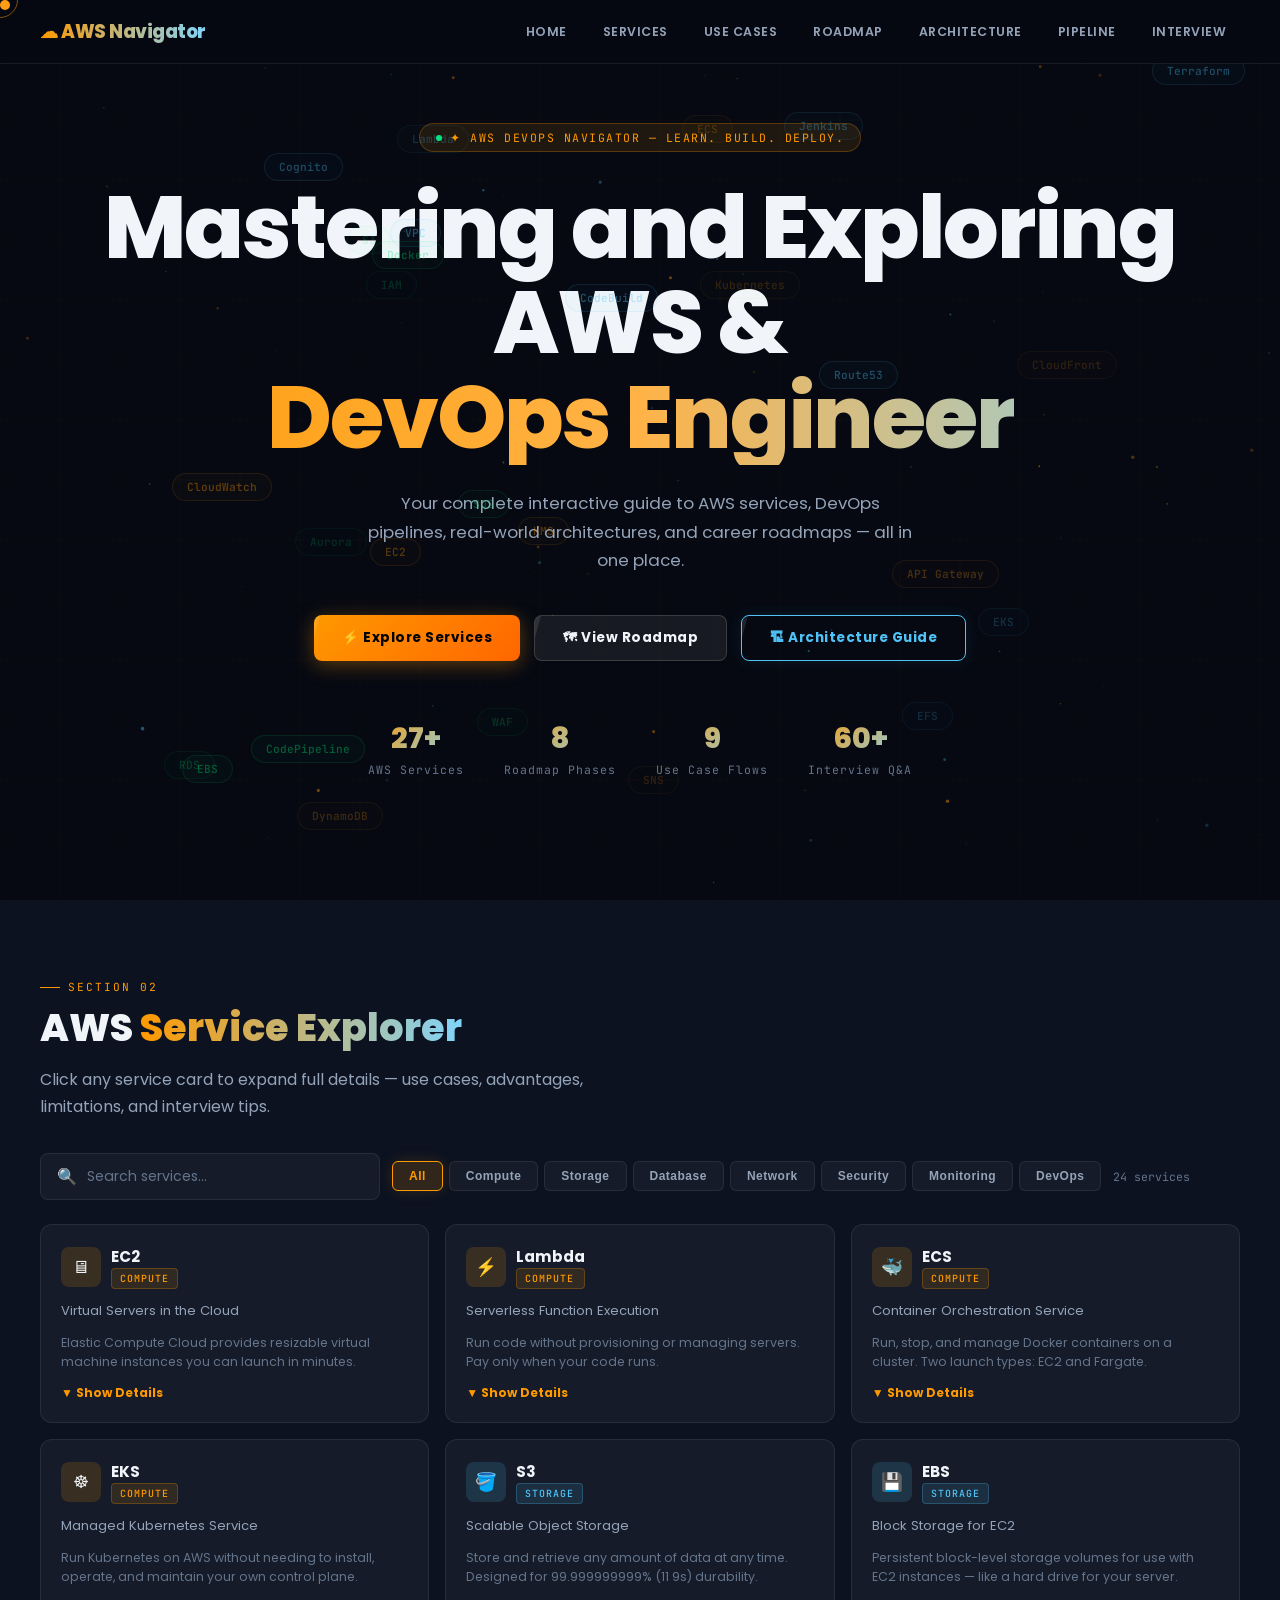
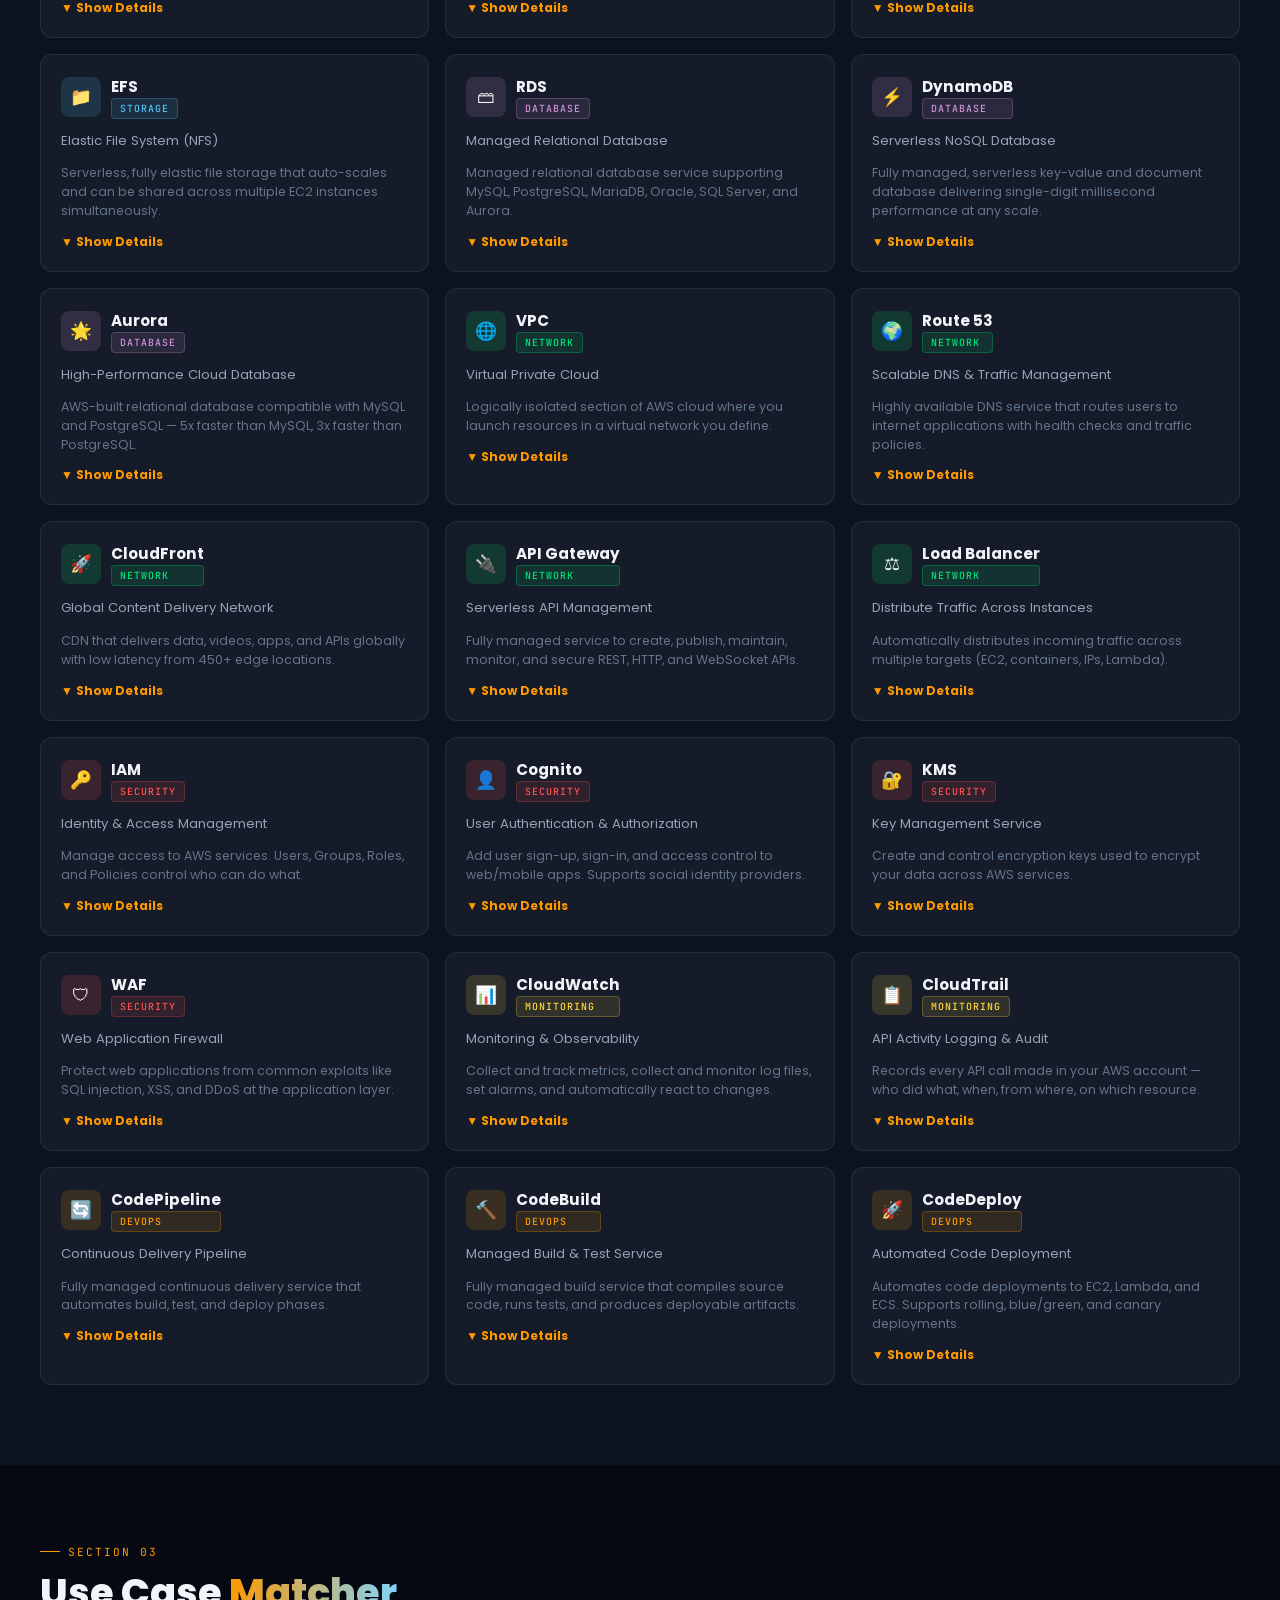
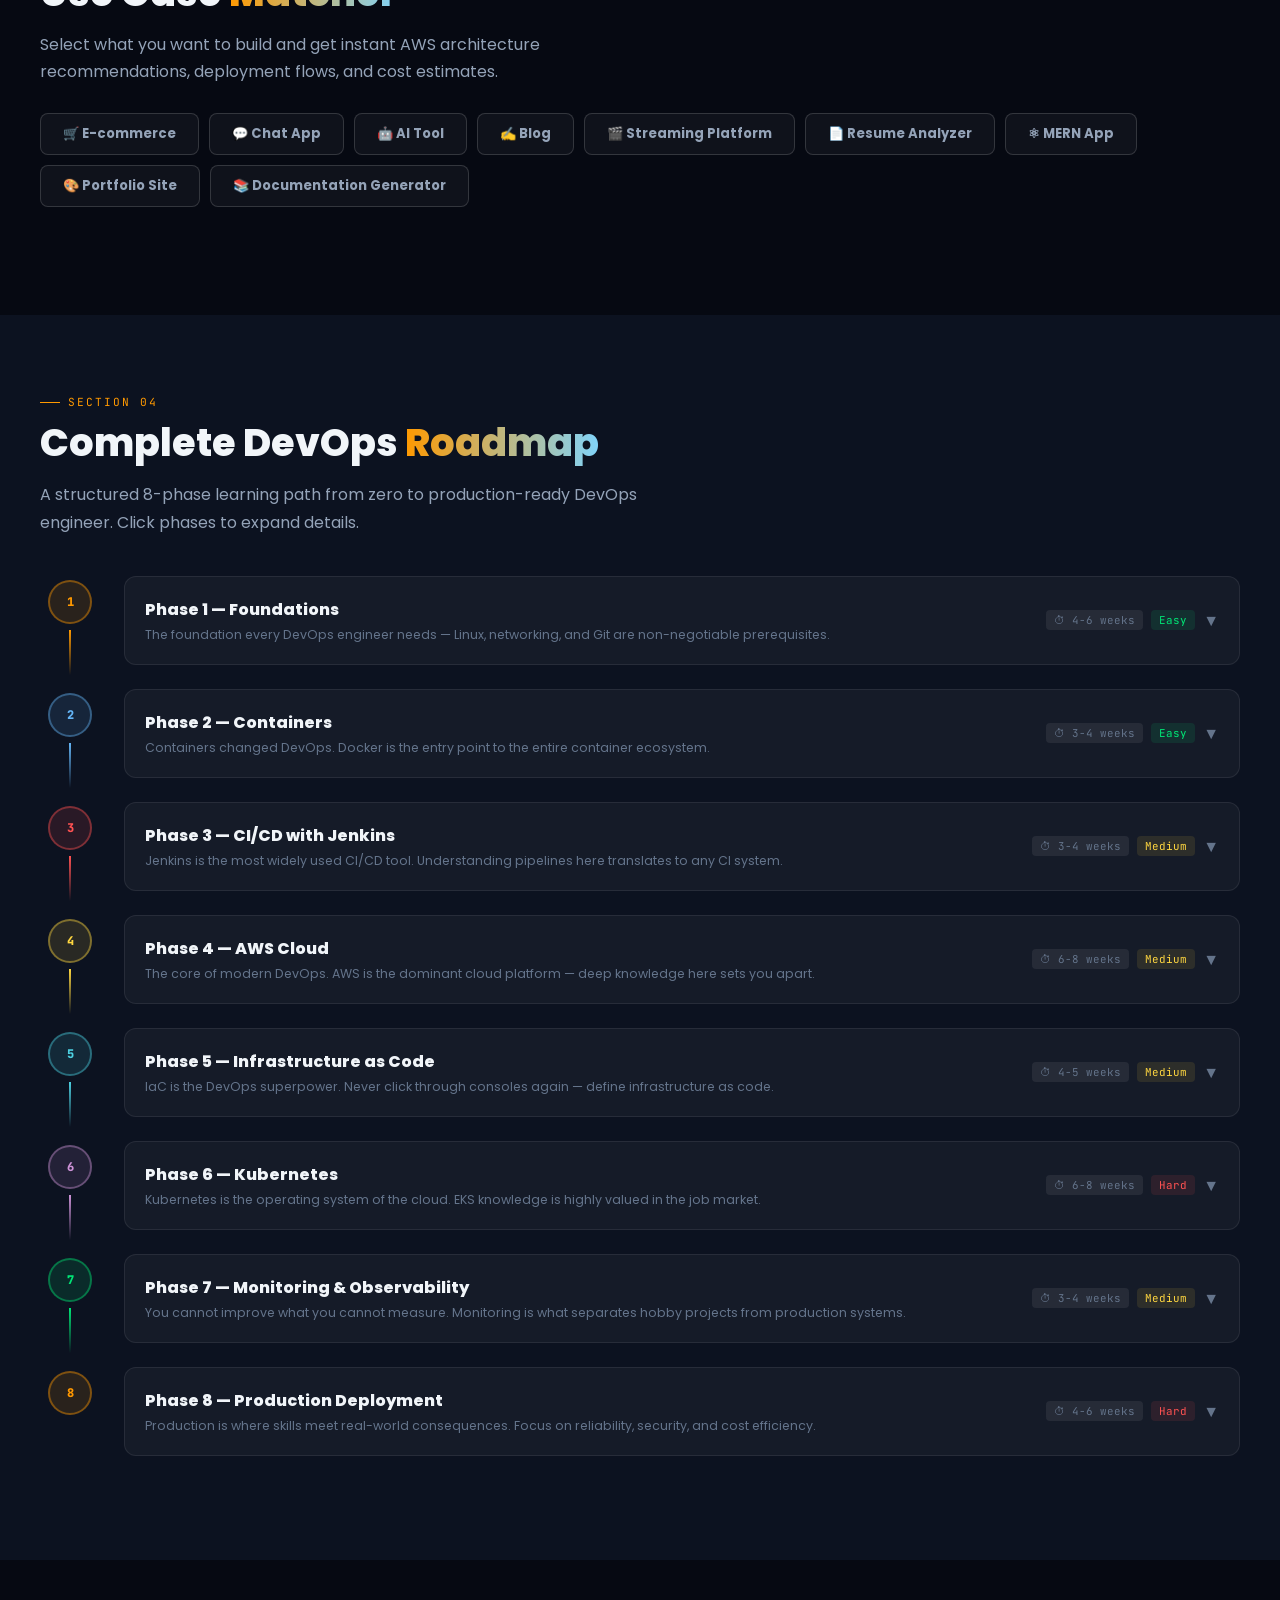
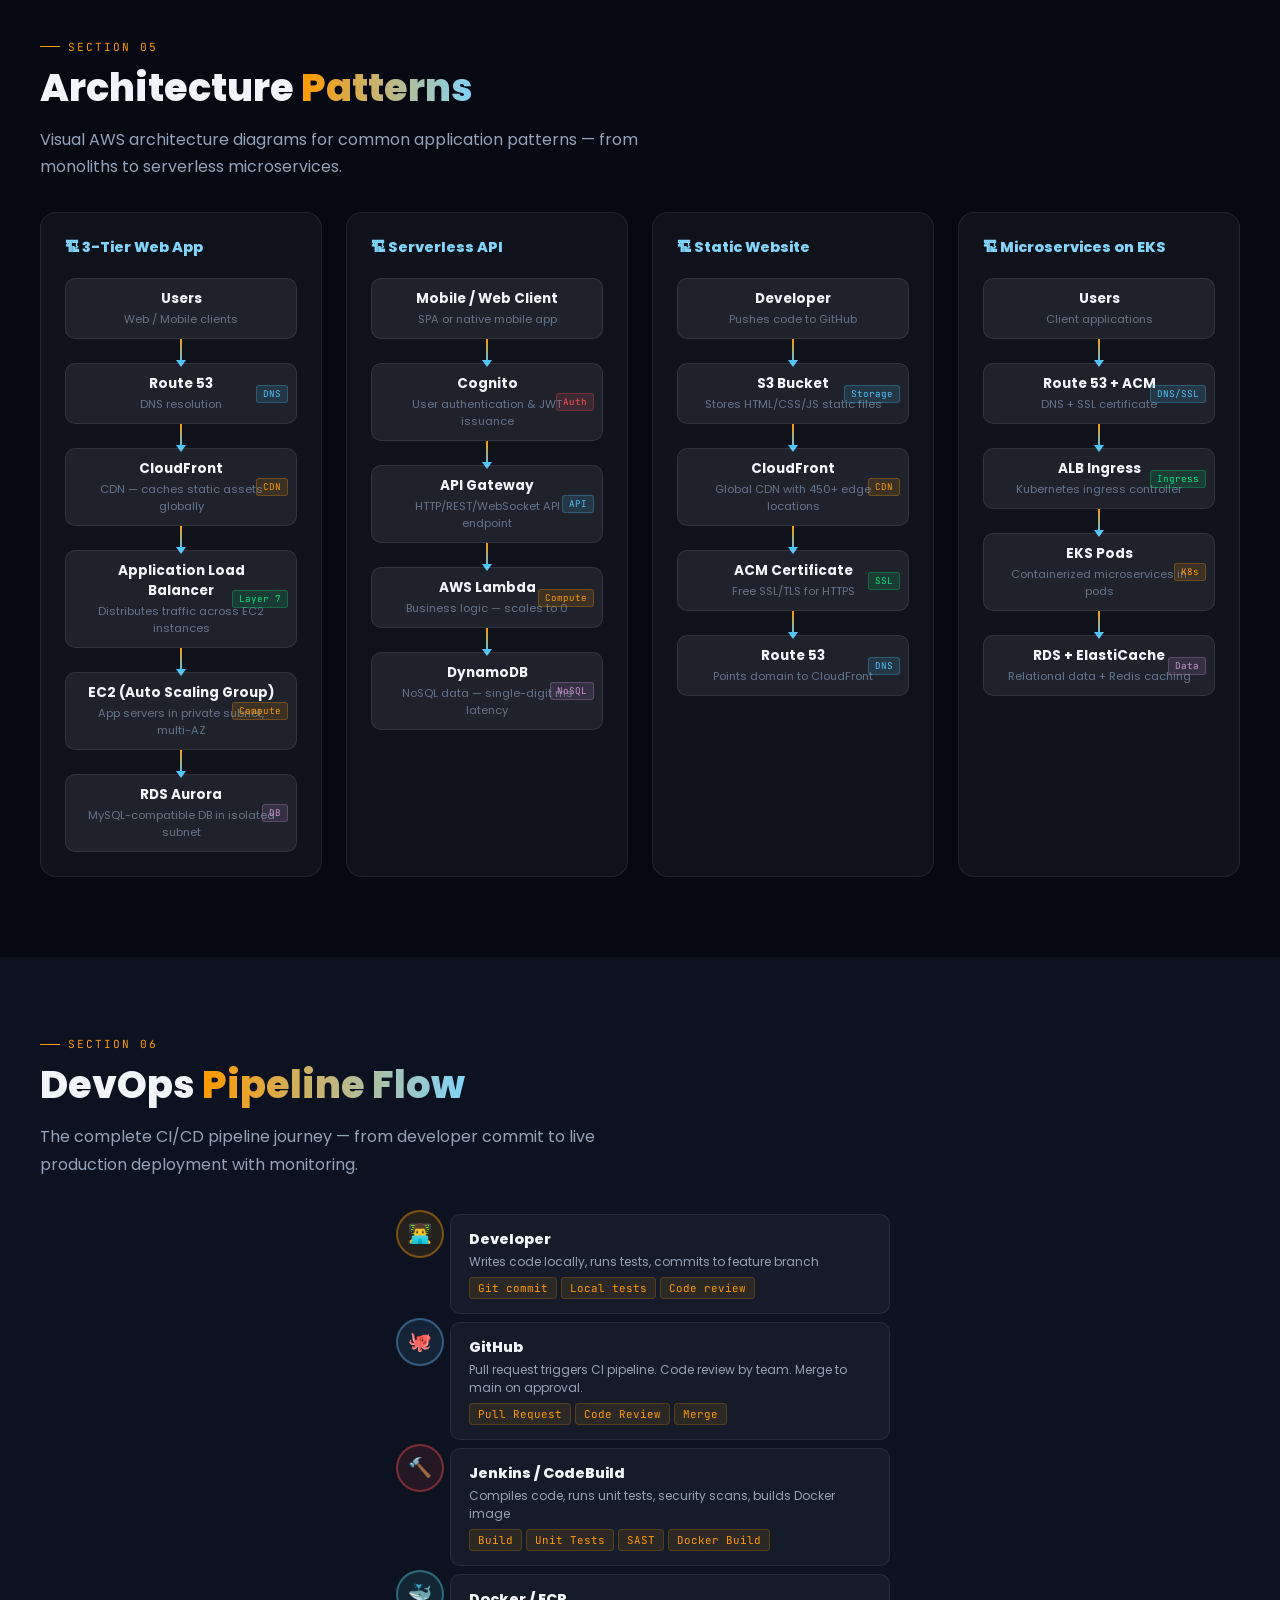
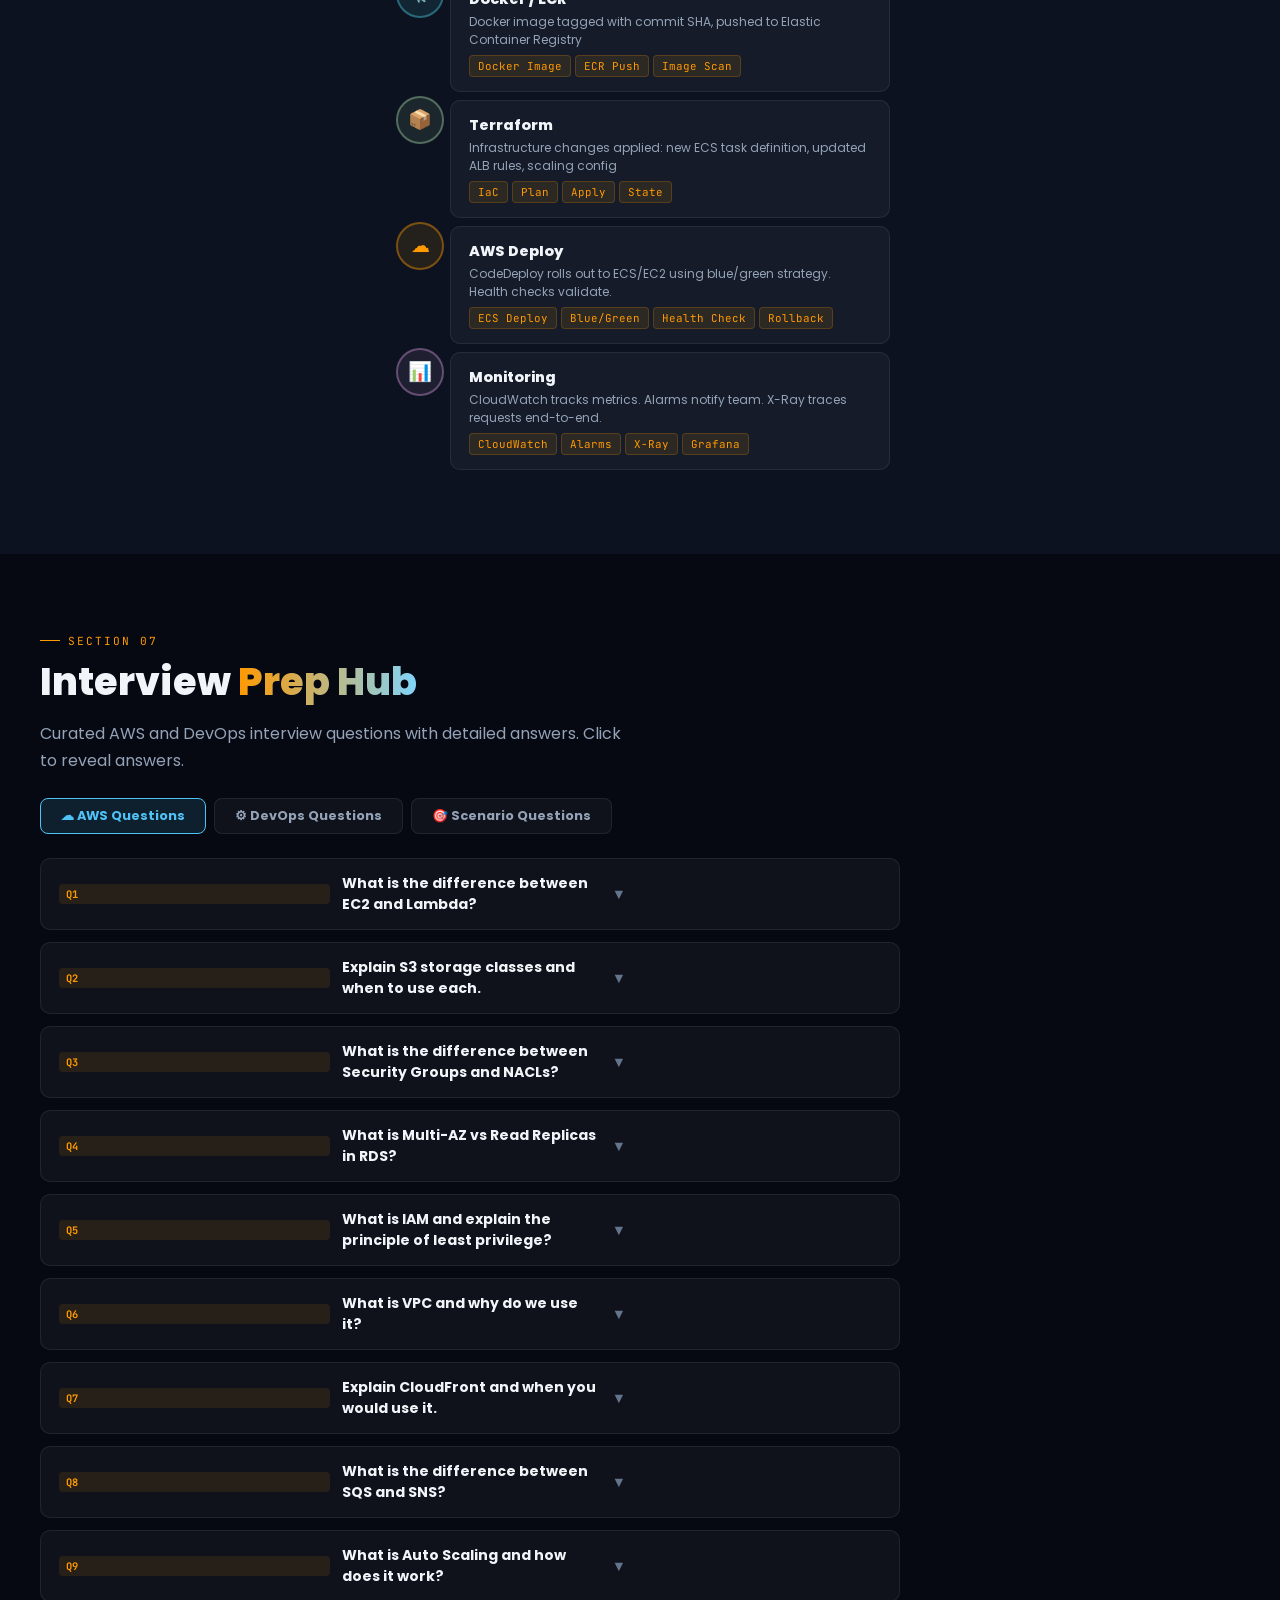
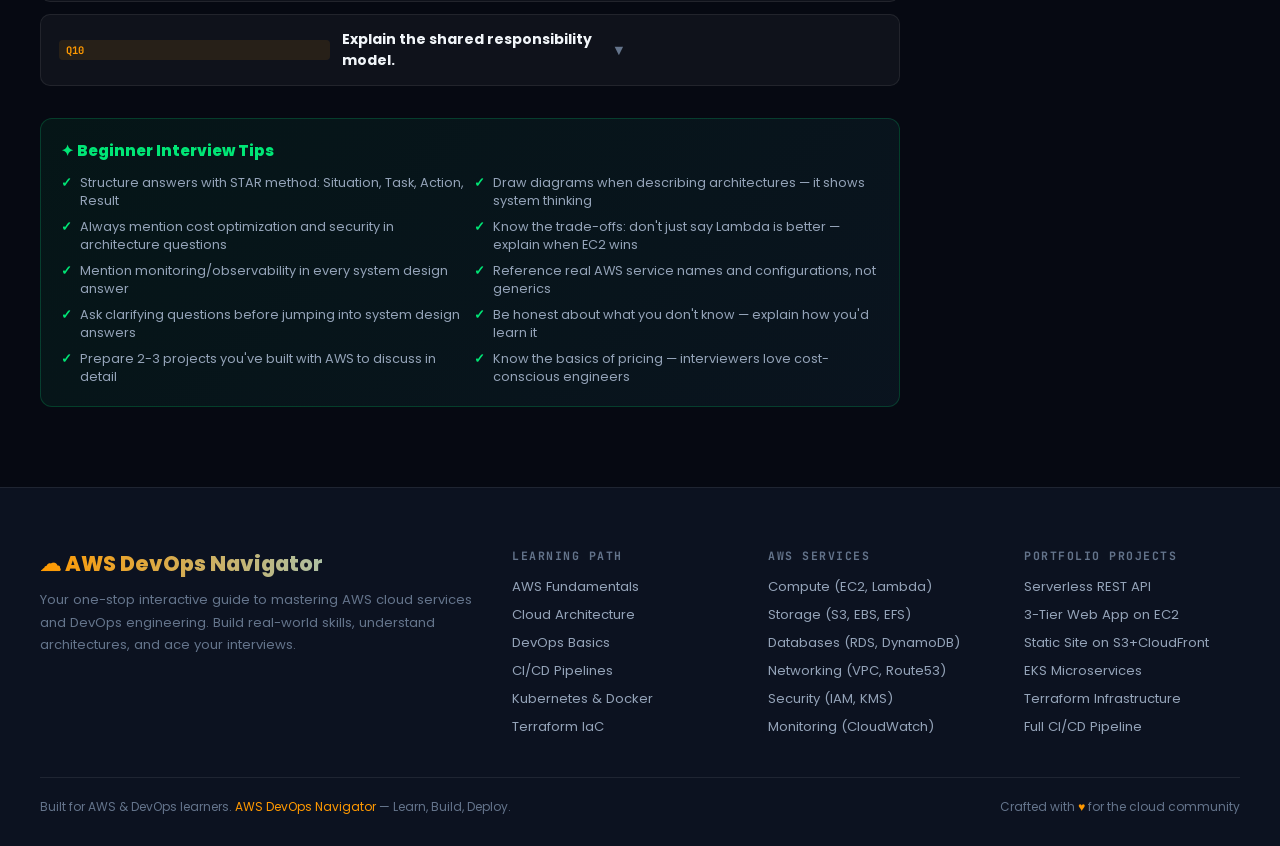
<file: app/index.html>
<!-- Based on Build a Modern Landing Page Website by Kevin Powell for Traversy Media (2020)
see: https://www.youtube.com/watch?v=X1dz0xRbSJc -->

<!DOCTYPE html>
<html lang="en">
<head>
<meta charset="UTF-8">
<meta name="viewport" content="width=device-width, initial-scale=1.0">
<title>AWS</title>
<link href="https://fonts.googleapis.com/css2?family=Poppins:wght@300;400;500;600;700;800&family=JetBrains+Mono:wght@300;400;500&display=swap" rel="stylesheet">
<style>
:root {
  --bg: #060912;
  --bg2: #0c1220;
  --bg3: #111827;
  --surface: rgba(255,255,255,0.04);
  --surface2: rgba(255,255,255,0.07);
  --border: rgba(255,255,255,0.08);
  --border2: rgba(255,255,255,0.15);
  --orange: #FF9900;
  --orange2: #ffb347;
  --blue: #4FC3F7;
  --blue2: #81D4FA;
  --green: #00E676;
  --purple: #CE93D8;
  --red: #FF5252;
  --yellow: #FFD740;
  --text: #F1F5F9;
  --text2: #94A3B8;
  --text3: #64748B;
  --glow-orange: 0 0 30px rgba(255,153,0,0.3);
  --glow-blue: 0 0 30px rgba(79,195,247,0.3);
}
*{margin:0;padding:0;box-sizing:border-box}
html{scroll-behavior:smooth}
body{
  background:var(--bg);
  color:var(--text);
  font-family:'Poppins',sans-serif;
  overflow-x:hidden;
  cursor:none;
}
/* Custom cursor */
#cursor{position:fixed;width:10px;height:10px;background:var(--orange);border-radius:50%;pointer-events:none;z-index:9999;transition:transform 0.1s;mix-blend-mode:screen}
#cursor-ring{position:fixed;width:36px;height:36px;border:1.5px solid rgba(255,153,0,0.5);border-radius:50%;pointer-events:none;z-index:9998;transition:transform 0.15s,width 0.2s,height 0.2s}
/* Canvas */
#bg-canvas{position:fixed;top:0;left:0;width:100%;height:100%;z-index:0;pointer-events:none}
/* Scrollbar */
::-webkit-scrollbar{width:4px}
::-webkit-scrollbar-track{background:var(--bg)}
::-webkit-scrollbar-thumb{background:var(--orange);border-radius:2px}
/* Progress */
#progress-bar{position:fixed;top:0;left:0;height:2px;background:linear-gradient(90deg,var(--orange),var(--blue));z-index:1001;transition:width 0.1s}
/* NAV */
nav{
  position:fixed;top:0;left:0;right:0;z-index:1000;
  padding:0 40px;height:64px;
  display:flex;align-items:center;justify-content:space-between;
  background:rgba(6,9,18,0.85);
  backdrop-filter:blur(20px);
  border-bottom:1px solid var(--border);
  transition:all 0.3s;
}
nav.scrolled{background:rgba(6,9,18,0.97);box-shadow:0 4px 30px rgba(0,0,0,0.5)}
.nav-logo{
  font-size:1.15rem;font-weight:800;letter-spacing:-0.5px;
  background:linear-gradient(90deg,var(--orange),var(--blue2));
  -webkit-background-clip:text;-webkit-text-fill-color:transparent;
}
.nav-links{display:flex;gap:8px;align-items:center}
.nav-links a{
  color:var(--text2);font-size:0.78rem;font-weight:600;letter-spacing:0.5px;
  text-decoration:none;padding:6px 14px;border-radius:6px;
  transition:all 0.2s;text-transform:uppercase;
}
.nav-links a:hover{color:var(--orange);background:rgba(255,153,0,0.08)}
.nav-hamburger{display:none;flex-direction:column;gap:5px;cursor:pointer;padding:4px}
.nav-hamburger span{width:22px;height:2px;background:var(--text2);border-radius:2px;transition:all 0.3s}
.mobile-menu{
  display:none;position:fixed;top:64px;left:0;right:0;z-index:999;
  background:var(--bg2);border-bottom:1px solid var(--border);
  padding:16px 24px;flex-direction:column;gap:4px;
}
.mobile-menu a{color:var(--text2);text-decoration:none;padding:10px 0;font-weight:600;font-size:0.85rem;border-bottom:1px solid var(--border)}
.mobile-menu a:hover{color:var(--orange)}
/* Sections */
section{position:relative;z-index:1;padding:80px 40px}
.section-label{
  font-family:'JetBrains Mono',monospace;font-size:0.7rem;
  color:var(--orange);letter-spacing:2px;text-transform:uppercase;
  margin-bottom:12px;display:flex;align-items:center;gap:8px;
}
.section-label::before{content:'';width:20px;height:1px;background:var(--orange)}
.section-title{font-size:2.4rem;font-weight:800;line-height:1.15;margin-bottom:16px}
.section-title span{background:linear-gradient(90deg,var(--orange),var(--blue2));-webkit-background-clip:text;-webkit-text-fill-color:transparent}
.section-desc{color:var(--text2);font-size:1rem;max-width:600px;line-height:1.7}
/* ======= HERO ======= */
#hero{
  min-height:100vh;display:flex;align-items:center;justify-content:center;
  text-align:center;padding:80px 24px;flex-direction:column;
}
.hero-badge{
  display:inline-flex;align-items:center;gap:8px;
  background:rgba(255,153,0,0.1);border:1px solid rgba(255,153,0,0.25);
  padding:6px 16px;border-radius:100px;margin-bottom:28px;
  font-size:0.72rem;font-family:'JetBrains Mono',monospace;color:var(--orange);letter-spacing:1.5px;
}
.hero-badge::before{content:'';width:6px;height:6px;border-radius:50%;background:var(--green);animation:pulse 1.5s infinite}
@keyframes pulse{0%,100%{opacity:1}50%{opacity:0.3}}
.hero-title{
  font-size:clamp(2.6rem,7vw,5.5rem);font-weight:800;line-height:1.08;
  margin-bottom:24px;letter-spacing:-2px;
}
.hero-title .line1{display:block}
.hero-title .line2{
  display:block;
  background:linear-gradient(90deg,var(--orange),var(--orange2),var(--blue2));
  -webkit-background-clip:text;-webkit-text-fill-color:transparent;
}
.hero-sub{
  color:var(--text2);font-size:1.05rem;line-height:1.7;
  max-width:560px;margin:0 auto 40px;
}
.hero-btns{display:flex;gap:14px;justify-content:center;flex-wrap:wrap}
.btn{
  display:inline-flex;align-items:center;gap:8px;
  padding:12px 28px;border-radius:8px;font-weight:700;
  font-size:0.85rem;cursor:pointer;letter-spacing:0.5px;
  text-decoration:none;transition:all 0.25s;border:none;font-family:'Poppins',sans-serif;
  position:relative;overflow:hidden;
}
.btn::before{content:'';position:absolute;top:0;left:-100%;width:100%;height:100%;background:rgba(255,255,255,0.1);transition:left 0.3s;transform:skewX(-15deg)}
.btn:hover::before{left:100%}
.btn-primary{background:linear-gradient(135deg,var(--orange),#ff6600);color:#000;box-shadow:0 4px 20px rgba(255,153,0,0.35)}
.btn-primary:hover{transform:translateY(-2px);box-shadow:0 8px 30px rgba(255,153,0,0.5)}
.btn-secondary{background:var(--surface2);color:var(--text);border:1px solid var(--border2)}
.btn-secondary:hover{background:rgba(255,255,255,0.1);transform:translateY(-2px)}
.btn-outline{background:transparent;color:var(--blue);border:1px solid var(--blue);box-shadow:0 0 15px rgba(79,195,247,0.1)}
.btn-outline:hover{background:rgba(79,195,247,0.1);transform:translateY(-2px)}
.hero-stats{
  display:flex;gap:40px;margin-top:56px;justify-content:center;flex-wrap:wrap;
}
.hero-stat{text-align:center}
.hero-stat .num{font-size:1.8rem;font-weight:800;background:linear-gradient(135deg,var(--orange),var(--blue2));-webkit-background-clip:text;-webkit-text-fill-color:transparent}
.hero-stat .lbl{font-size:0.72rem;color:var(--text3);font-family:'JetBrains Mono',monospace;letter-spacing:1px;margin-top:2px}
/* Floating chips */
.hero-chips{position:absolute;width:100%;height:100%;top:0;left:0;pointer-events:none;overflow:hidden}
.chip{
  position:absolute;padding:6px 14px;border-radius:100px;
  font-size:0.7rem;font-family:'JetBrains Mono',monospace;font-weight:500;
  border:1px solid;animation:float-chip 8s ease-in-out infinite;
  white-space:nowrap;
}
.chip.orange{color:var(--orange);border-color:rgba(255,153,0,0.3);background:rgba(255,153,0,0.07)}
.chip.blue{color:var(--blue);border-color:rgba(79,195,247,0.3);background:rgba(79,195,247,0.07)}
.chip.green{color:var(--green);border-color:rgba(0,230,118,0.3);background:rgba(0,230,118,0.07)}
@keyframes float-chip{0%,100%{transform:translateY(0)}50%{transform:translateY(-12px)}}
/* ======= SERVICE EXPLORER ======= */
#services{background:var(--bg2)}
.services-toolbar{
  display:flex;gap:12px;align-items:center;flex-wrap:wrap;margin:32px 0 24px;
}
.search-box{
  flex:1;min-width:200px;max-width:340px;
  display:flex;align-items:center;gap:10px;
  background:var(--surface);border:1px solid var(--border);
  border-radius:8px;padding:10px 16px;
}
.search-box input{
  background:none;border:none;outline:none;color:var(--text);
  font-family:'Poppins',sans-serif;font-size:0.88rem;flex:1;
}
.search-box input::placeholder{color:var(--text3)}
.filter-tabs{display:flex;gap:6px;flex-wrap:wrap}
.filter-tab{
  padding:7px 16px;border-radius:6px;font-size:0.75rem;font-weight:700;
  cursor:pointer;border:1px solid var(--border);background:var(--surface);
  color:var(--text2);transition:all 0.2s;letter-spacing:0.5px;
}
.filter-tab:hover{border-color:var(--orange);color:var(--orange)}
.filter-tab.active{background:rgba(255,153,0,0.15);border-color:var(--orange);color:var(--orange)}
.services-grid{
  display:grid;grid-template-columns:repeat(auto-fill,minmax(300px,1fr));
  gap:16px;margin-top:8px;
}
.service-card{
  background:var(--surface);border:1px solid var(--border);
  border-radius:12px;padding:20px;cursor:pointer;
  transition:all 0.25s;position:relative;overflow:hidden;
}
.service-card::before{
  content:'';position:absolute;top:0;left:0;right:0;height:2px;
  background:linear-gradient(90deg,var(--orange),var(--blue));
  transform:scaleX(0);transform-origin:left;transition:transform 0.3s;
}
.service-card:hover{border-color:rgba(255,153,0,0.3);transform:translateY(-3px);box-shadow:0 12px 40px rgba(0,0,0,0.4)}
.service-card:hover::before{transform:scaleX(1)}
.service-card-header{display:flex;align-items:flex-start;justify-content:space-between;gap:12px;margin-bottom:12px}
.service-icon{
  width:40px;height:40px;border-radius:8px;display:flex;align-items:center;
  justify-content:center;font-size:1.1rem;flex-shrink:0;
}
.service-name{font-size:0.95rem;font-weight:700}
.service-category-tag{
  font-size:0.62rem;font-family:'JetBrains Mono',monospace;letter-spacing:1px;
  padding:3px 8px;border-radius:4px;font-weight:500;
}
.service-purpose{color:var(--text2);font-size:0.82rem;line-height:1.5;margin-bottom:14px}
.service-expand-btn{
  display:flex;align-items:center;gap:6px;color:var(--orange);
  font-size:0.75rem;font-weight:700;background:none;border:none;
  cursor:pointer;font-family:'Poppins',sans-serif;padding:0;
}
.service-details{
  display:none;margin-top:16px;border-top:1px solid var(--border);padding-top:16px;
}
.service-details.open{display:block;animation:slideDown 0.3s ease}
@keyframes slideDown{from{opacity:0;transform:translateY(-10px)}to{opacity:1;transform:translateY(0)}}
.detail-grid{display:grid;grid-template-columns:1fr 1fr;gap:10px;margin-bottom:14px}
.detail-item{background:var(--surface2);padding:10px 12px;border-radius:8px}
.detail-item .dt{font-size:0.65rem;color:var(--text3);font-family:'JetBrains Mono',monospace;letter-spacing:1px;margin-bottom:4px}
.detail-item .dd{font-size:0.8rem;color:var(--text);line-height:1.5}
.detail-full{background:var(--surface2);padding:10px 12px;border-radius:8px;margin-bottom:10px}
.detail-full .dt{font-size:0.65rem;color:var(--text3);font-family:'JetBrains Mono',monospace;letter-spacing:1px;margin-bottom:4px}
.detail-full .dd{font-size:0.8rem;color:var(--text);line-height:1.5}
.tag-list{display:flex;flex-wrap:wrap;gap:5px;margin-top:5px}
.tag{padding:3px 8px;border-radius:4px;font-size:0.68rem;font-family:'JetBrains Mono',monospace}
.tag.orange{background:rgba(255,153,0,0.1);color:var(--orange);border:1px solid rgba(255,153,0,0.2)}
.tag.blue{background:rgba(79,195,247,0.1);color:var(--blue);border:1px solid rgba(79,195,247,0.2)}
.tag.red{background:rgba(255,82,82,0.1);color:var(--red);border:1px solid rgba(255,82,82,0.2)}
.tag.green{background:rgba(0,230,118,0.1);color:var(--green);border:1px solid rgba(0,230,118,0.2)}
.interview-tip{
  margin-top:12px;background:linear-gradient(135deg,rgba(255,153,0,0.08),rgba(79,195,247,0.08));
  border:1px solid rgba(255,153,0,0.2);border-radius:8px;padding:12px;
}
.interview-tip .tip-label{font-size:0.65rem;color:var(--orange);font-family:'JetBrains Mono',monospace;letter-spacing:1px;margin-bottom:5px}
.interview-tip p{font-size:0.8rem;color:var(--text2);line-height:1.5}
/* ======= USE CASE MATCHER ======= */
#usecase{background:var(--bg)}
.usecase-btns{display:flex;flex-wrap:wrap;gap:10px;margin:28px 0}
.uc-btn{
  padding:10px 22px;border-radius:8px;font-weight:700;font-size:0.82rem;
  cursor:pointer;border:1px solid var(--border2);background:var(--surface);
  color:var(--text2);transition:all 0.25s;font-family:'Poppins',sans-serif;
}
.uc-btn:hover,.uc-btn.active{
  background:rgba(255,153,0,0.12);border-color:var(--orange);
  color:var(--orange);transform:translateY(-2px);
}
.usecase-result{
  display:none;background:var(--surface);border:1px solid rgba(255,153,0,0.2);
  border-radius:16px;padding:28px;margin-top:8px;
  animation:fadeIn 0.4s ease;
}
.usecase-result.show{display:block}
@keyframes fadeIn{from{opacity:0;transform:translateY(10px)}to{opacity:1;transform:translateY(0)}}
.uc-title{font-size:1.2rem;font-weight:800;margin-bottom:20px;display:flex;align-items:center;gap:10px}
.uc-grid{display:grid;grid-template-columns:repeat(auto-fill,minmax(240px,1fr));gap:14px}
.uc-item{background:var(--surface2);border-radius:10px;padding:16px;border:1px solid var(--border)}
.uc-item h4{font-size:0.85rem;font-weight:700;margin-bottom:6px;color:var(--orange)}
.uc-item p{font-size:0.78rem;color:var(--text2);line-height:1.6}
.uc-flow{
  margin-top:20px;padding:16px;background:var(--surface2);border-radius:10px;
  border:1px solid var(--border);
}
.uc-flow h4{font-size:0.82rem;color:var(--blue);margin-bottom:12px;font-family:'JetBrains Mono',monospace;letter-spacing:1px}
.uc-flow-steps{display:flex;flex-wrap:wrap;align-items:center;gap:6px}
.uc-step{
  padding:5px 12px;border-radius:6px;font-size:0.72rem;font-weight:700;
  font-family:'JetBrains Mono',monospace;
  background:rgba(79,195,247,0.1);color:var(--blue);border:1px solid rgba(79,195,247,0.2);
}
.uc-arrow{color:var(--text3);font-size:0.9rem}
.uc-meta{display:flex;flex-wrap:wrap;gap:8px;margin-top:12px}
.uc-badge{padding:4px 12px;border-radius:100px;font-size:0.7rem;font-weight:700;font-family:'JetBrains Mono',monospace}
.uc-badge.cost-low{background:rgba(0,230,118,0.1);color:var(--green);border:1px solid rgba(0,230,118,0.2)}
.uc-badge.cost-med{background:rgba(255,215,64,0.1);color:var(--yellow);border:1px solid rgba(255,215,64,0.2)}
.uc-badge.cost-high{background:rgba(255,82,82,0.1);color:var(--red);border:1px solid rgba(255,82,82,0.2)}
/* ======= ROADMAP ======= */
#roadmap{background:var(--bg2)}
.roadmap-timeline{position:relative;margin-top:40px;padding-left:0}
.roadmap-phase{
  display:grid;grid-template-columns:60px 1fr;gap:0 24px;
  margin-bottom:8px;
}
.phase-spine{display:flex;flex-direction:column;align-items:center;padding-top:4px}
.phase-dot{
  width:44px;height:44px;border-radius:50%;display:flex;align-items:center;
  justify-content:center;font-size:0.75rem;font-weight:800;
  border:2px solid;flex-shrink:0;transition:all 0.3s;
  font-family:'JetBrains Mono',monospace;
}
.phase-line{width:2px;flex:1;min-height:30px;margin:6px 0}
.phase-content{
  background:var(--surface);border:1px solid var(--border);
  border-radius:12px;padding:20px;margin-bottom:16px;
  cursor:pointer;transition:all 0.25s;
}
.phase-content:hover{transform:translateX(4px);border-color:rgba(255,153,0,0.25)}
.phase-header{display:flex;align-items:center;justify-content:space-between;gap:12px}
.phase-name{font-size:1rem;font-weight:800}
.phase-meta{display:flex;gap:8px;align-items:center;flex-wrap:wrap}
.phase-duration{font-size:0.68rem;font-family:'JetBrains Mono',monospace;color:var(--text3);
  background:var(--surface2);padding:3px 8px;border-radius:4px}
.phase-diff{font-size:0.68rem;font-family:'JetBrains Mono',monospace;padding:3px 8px;border-radius:4px}
.phase-diff.easy{color:var(--green);background:rgba(0,230,118,0.1)}
.phase-diff.medium{color:var(--yellow);background:rgba(255,215,64,0.1)}
.phase-diff.hard{color:var(--red);background:rgba(255,82,82,0.1)}
.phase-toggle{color:var(--text3);font-size:1rem;transition:transform 0.3s}
.phase-toggle.open{transform:rotate(180deg)}
.phase-body{
  display:none;margin-top:16px;border-top:1px solid var(--border);
  padding-top:16px;grid-template-columns:1fr 1fr 1fr;gap:12px;
}
.phase-body.open{display:grid;animation:slideDown 0.3s ease}
.phase-section{background:var(--surface2);padding:12px;border-radius:8px}
.phase-section h4{font-size:0.68rem;color:var(--orange);font-family:'JetBrains Mono',monospace;letter-spacing:1px;margin-bottom:8px}
.phase-section ul{list-style:none;display:flex;flex-direction:column;gap:4px}
.phase-section ul li{font-size:0.78rem;color:var(--text2);display:flex;align-items:center;gap:6px;line-height:1.4}
.phase-section ul li::before{content:'▸';color:var(--orange);font-size:0.6rem;flex-shrink:0}
/* ======= ARCHITECTURE ======= */
#architecture{background:var(--bg)}
.arch-grid{display:grid;grid-template-columns:repeat(auto-fill,minmax(280px,1fr));gap:24px;margin-top:32px}
.arch-card{
  background:var(--surface);border:1px solid var(--border);
  border-radius:16px;padding:24px;transition:all 0.3s;
}
.arch-card:hover{border-color:rgba(79,195,247,0.3);box-shadow:0 16px 50px rgba(0,0,0,0.4)}
.arch-title{font-size:0.9rem;font-weight:800;margin-bottom:20px;color:var(--blue2)}
.arch-flow{display:flex;flex-direction:column;align-items:center;gap:0}
.arch-node{
  background:var(--surface2);border-radius:10px;padding:10px 20px;
  text-align:center;width:100%;border:1px solid var(--border);
  position:relative;transition:all 0.2s;
}
.arch-node:hover{border-color:var(--orange);background:rgba(255,153,0,0.05)}
.arch-node .node-name{font-size:0.85rem;font-weight:700;color:var(--text)}
.arch-node .node-desc{font-size:0.7rem;color:var(--text3);margin-top:2px}
.arch-node .node-badge{
  position:absolute;right:8px;top:50%;transform:translateY(-50%);
  font-size:0.58rem;padding:2px 6px;border-radius:3px;font-family:'JetBrains Mono',monospace;
}
.arch-arrow{
  width:2px;height:24px;background:linear-gradient(to bottom,var(--orange),var(--blue));
  position:relative;margin:0 auto;
}
.arch-arrow::after{
  content:'';position:absolute;bottom:-4px;left:50%;transform:translateX(-50%);
  width:0;height:0;border-left:5px solid transparent;
  border-right:5px solid transparent;border-top:7px solid var(--blue);
}
/* ======= PIPELINE ======= */
#pipeline{background:var(--bg2)}
.pipeline-container{margin-top:32px;position:relative}
.pipeline-track{
  display:flex;flex-direction:column;gap:0;
  max-width:500px;margin:0 auto;
}
.pipeline-stage{
  display:flex;align-items:stretch;position:relative;
}
.stage-connector{
  display:flex;flex-direction:column;align-items:center;
  width:60px;flex-shrink:0;
}
.stage-dot{
  width:48px;height:48px;border-radius:50%;border:2px solid;
  display:flex;align-items:center;justify-content:center;
  font-size:1.2rem;flex-shrink:0;animation:stagePulse 3s ease infinite;
  transition:all 0.3s;cursor:pointer;
}
@keyframes stagePulse{0%,100%{box-shadow:0 0 0 0 rgba(255,153,0,0.3)}50%{box-shadow:0 0 0 8px rgba(255,153,0,0)}}
.stage-line-v{width:2px;flex:1;min-height:20px}
.stage-info{
  background:var(--surface);border:1px solid var(--border);
  border-radius:10px;padding:14px 18px;margin:4px 0;flex:1;
  transition:all 0.3s;cursor:pointer;
}
.stage-info:hover{border-color:rgba(255,153,0,0.3);transform:translateX(4px)}
.stage-name{font-size:0.9rem;font-weight:800;margin-bottom:3px}
.stage-desc{font-size:0.75rem;color:var(--text2);line-height:1.5}
.stage-tags{display:flex;flex-wrap:wrap;gap:4px;margin-top:6px}
/* ======= INTERVIEW ======= */
#interview{background:var(--bg)}
.interview-tabs{display:flex;gap:8px;margin:24px 0;flex-wrap:wrap}
.itab{
  padding:8px 20px;border-radius:8px;font-weight:700;font-size:0.8rem;
  cursor:pointer;border:1px solid var(--border);background:var(--surface);
  color:var(--text2);transition:all 0.2s;font-family:'Poppins',sans-serif;
}
.itab.active{background:rgba(79,195,247,0.12);border-color:var(--blue);color:var(--blue)}
.interview-panel{display:none}
.interview-panel.active{display:block;animation:fadeIn 0.3s ease}
.qa-list{display:flex;flex-direction:column;gap:12px;max-width:860px}
.qa-item{
  background:var(--surface);border:1px solid var(--border);
  border-radius:10px;overflow:hidden;
}
.qa-q{
  padding:14px 18px;font-size:0.88rem;font-weight:700;cursor:pointer;
  display:flex;align-items:center;justify-content:space-between;
  transition:background 0.2s;
}
.qa-q:hover{background:var(--surface2)}
.qa-q span{flex:1;padding-right:12px}
.qa-q .q-num{
  font-size:0.65rem;font-family:'JetBrains Mono',monospace;color:var(--orange);
  background:rgba(255,153,0,0.1);padding:3px 7px;border-radius:4px;margin-right:12px;flex-shrink:0;
}
.qa-q .q-toggle{color:var(--text3);transition:transform 0.3s;font-size:0.9rem;flex-shrink:0}
.qa-q.open .q-toggle{transform:rotate(180deg)}
.qa-a{
  display:none;padding:0 18px 14px;font-size:0.8rem;color:var(--text2);
  line-height:1.7;border-top:1px solid var(--border);padding-top:12px;
}
.qa-a.open{display:block;animation:slideDown 0.3s ease}
.tip-box{
  margin-top:28px;background:linear-gradient(135deg,rgba(0,230,118,0.06),rgba(79,195,247,0.06));
  border:1px solid rgba(0,230,118,0.2);border-radius:12px;padding:20px;max-width:860px;
}
.tip-box h3{font-size:0.95rem;font-weight:800;color:var(--green);margin-bottom:12px}
.tip-box ul{list-style:none;display:grid;grid-template-columns:1fr 1fr;gap:8px}
.tip-box ul li{
  font-size:0.8rem;color:var(--text2);display:flex;align-items:flex-start;gap:8px;
}
.tip-box ul li::before{content:'✓';color:var(--green);font-weight:700;flex-shrink:0}
/* ======= FOOTER ======= */
footer{
  background:var(--bg2);border-top:1px solid var(--border);
  padding:60px 40px 30px;
}
.footer-grid{
  display:grid;grid-template-columns:2fr 1fr 1fr 1fr;gap:40px;
  max-width:1200px;margin:0 auto 40px;
}
.footer-brand .name{font-size:1.3rem;font-weight:800;background:linear-gradient(90deg,var(--orange),var(--blue2));-webkit-background-clip:text;-webkit-text-fill-color:transparent;margin-bottom:10px}
.footer-brand p{font-size:0.82rem;color:var(--text3);line-height:1.7}
.footer-col h4{font-size:0.72rem;color:var(--text3);font-family:'JetBrains Mono',monospace;letter-spacing:1.5px;margin-bottom:14px}
.footer-col ul{list-style:none;display:flex;flex-direction:column;gap:8px}
.footer-col ul li{font-size:0.82rem;color:var(--text2);cursor:pointer;transition:color 0.2s}
.footer-col ul li:hover{color:var(--orange)}
.footer-bottom{
  border-top:1px solid var(--border);padding-top:20px;
  display:flex;align-items:center;justify-content:space-between;
  flex-wrap:wrap;gap:12px;max-width:1200px;margin:0 auto;
}
.footer-bottom p{font-size:0.75rem;color:var(--text3)}
.footer-bottom span{color:var(--orange)}
/* Responsive */
@media(max-width:900px){
  .footer-grid{grid-template-columns:1fr 1fr}
  .phase-body{grid-template-columns:1fr 1fr}
}
@media(max-width:640px){
  section{padding:60px 20px}
  nav{padding:0 20px}
  .nav-links{display:none}
  .nav-hamburger{display:flex}
  .hero-title{letter-spacing:-1px}
  .footer-grid{grid-template-columns:1fr}
  .detail-grid{grid-template-columns:1fr}
  .phase-body{grid-template-columns:1fr}
  .tip-box ul{grid-template-columns:1fr}
  .roadmap-phase{grid-template-columns:48px 1fr}
  .pipeline-track{max-width:100%}
  #cursor,#cursor-ring{display:none}
  body{cursor:auto}
}
@media(max-width:480px){
  .section-title{font-size:1.8rem}
  .services-grid{grid-template-columns:1fr}
  .arch-grid{grid-template-columns:1fr}
  .uc-grid{grid-template-columns:1fr}
  .hero-stats{gap:24px}
}
/* Category colors */
.cat-compute{--cat-color:#FF9900}
.cat-storage{--cat-color:#4FC3F7}
.cat-database{--cat-color:#CE93D8}
.cat-network{--cat-color:#00E676}
.cat-security{--cat-color:#FF5252}
.cat-monitoring{--cat-color:#FFD740}
.cat-devops{--cat-color:#FF9800}
.service-icon{background:color-mix(in srgb, var(--cat-color) 15%, transparent)}
.service-category-tag{color:var(--cat-color);background:color-mix(in srgb, var(--cat-color) 12%, transparent);border:1px solid color-mix(in srgb, var(--cat-color) 25%, transparent)}
.service-card:hover{border-color:color-mix(in srgb, var(--cat-color) 30%, transparent)}
/* Glow on active */
.uc-btn.active,.filter-tab.active{box-shadow:0 0 15px rgba(255,153,0,0.15)}
/* Misc helpers */
.max-w{max-width:1200px;margin-left:auto;margin-right:auto}
.show-count{font-size:0.72rem;color:var(--text3);font-family:'JetBrains Mono',monospace;align-self:center}
.no-results{text-align:center;padding:40px;color:var(--text3);font-family:'JetBrains Mono',monospace;font-size:0.85rem;display:none}
/* pipeline colors by stage */
.s0{--sc:#FF9900} .s1{--sc:#64B5F6} .s2{--sc:#FF5252} .s3{--sc:#4DD0E1} .s4{--sc:#A5D6A7} .s5{--sc:#FF9900} .s6{--sc:#CE93D8}
.stage-dot{color:var(--sc);border-color:color-mix(in srgb,var(--sc) 40%,transparent);background:color-mix(in srgb,var(--sc) 10%,transparent)}
.stage-dot:hover{background:color-mix(in srgb,var(--sc) 20%,transparent);box-shadow:0 0 20px color-mix(in srgb,var(--sc) 40%,transparent)}
.stage-line-v{background:linear-gradient(to bottom,var(--sc),var(--sc2,var(--sc)))}
/* phase colors */
.ph0{--pc:#FF9900} .ph1{--pc:#64B5F6} .ph2{--pc:#FF5252} .ph3{--pc:#FFD740} .ph4{--pc:#4DD0E1} .ph5{--pc:#CE93D8} .ph6{--pc:#00E676} .ph7{--pc:#FF9800}
.phase-dot{color:var(--pc);border-color:color-mix(in srgb,var(--pc) 40%,transparent);background:color-mix(in srgb,var(--pc) 12%,transparent)}
.phase-line{background:linear-gradient(to bottom,var(--pc),transparent)}
</style>
</head>
<body>

<!-- Background canvas -->
<canvas id="bg-canvas"></canvas>
<!-- Cursor -->
<div id="cursor"></div>
<div id="cursor-ring"></div>
<!-- Progress bar -->
<div id="progress-bar"></div>

<!-- ===== NAV ===== -->
<nav id="navbar">
  <div class="nav-logo">☁ AWS Navigator</div>
  <div class="nav-links">
    <a href="#hero">Home</a>
    <a href="#services">Services</a>
    <a href="#usecase">Use Cases</a>
    <a href="#roadmap">Roadmap</a>
    <a href="#architecture">Architecture</a>
    <a href="#pipeline">Pipeline</a>
    <a href="#interview">Interview</a>
  </div>
  <div class="nav-hamburger" id="hamburger" onclick="toggleMenu()">
    <span></span><span></span><span></span>
  </div>
</nav>
<div class="mobile-menu" id="mobileMenu">
  <a href="#hero" onclick="toggleMenu()">Home</a>
  <a href="#services" onclick="toggleMenu()">Services</a>
  <a href="#usecase" onclick="toggleMenu()">Use Cases</a>
  <a href="#roadmap" onclick="toggleMenu()">Roadmap</a>
  <a href="#architecture" onclick="toggleMenu()">Architecture</a>
  <a href="#pipeline" onclick="toggleMenu()">Pipeline</a>
  <a href="#interview" onclick="toggleMenu()">Interview</a>
</div>

<!-- ===== HERO ===== -->
<section id="hero">
  <div class="hero-chips" id="heroChips"></div>
  <div class="hero-badge">✦ AWS DEVOPS NAVIGATOR — LEARN. BUILD. DEPLOY.</div>
  <h1 class="hero-title">
    <span class="line1">Mastering and Exploring AWS &</span> 
    <span class="line2">DevOps Engineer</span>
  </h1>
  <p class="hero-sub">Your complete interactive guide to AWS services, DevOps pipelines, real-world architectures, and career roadmaps — all in one place.</p>
  <div class="hero-btns">
    <a href="#services" class="btn btn-primary">⚡ Explore Services</a>
    <a href="#roadmap" class="btn btn-secondary">🗺 View Roadmap</a>
    <a href="#architecture" class="btn btn-outline">🏗 Architecture Guide</a>
  </div>
  <div class="hero-stats">
    <div class="hero-stat"><div class="num">27+</div><div class="lbl">AWS Services</div></div>
    <div class="hero-stat"><div class="num">8</div><div class="lbl">Roadmap Phases</div></div>
    <div class="hero-stat"><div class="num">9</div><div class="lbl">Use Case Flows</div></div>
    <div class="hero-stat"><div class="num">60+</div><div class="lbl">Interview Q&A</div></div>
  </div>
</section>

<!-- ===== SERVICES ===== -->
<section id="services">
  <div class="max-w">
    <div class="section-label">SECTION 02</div>
    <h2 class="section-title">AWS <span>Service Explorer</span></h2>
    <p class="section-desc">Click any service card to expand full details — use cases, advantages, limitations, and interview tips.</p>
    <div class="services-toolbar">
      <div class="search-box">
        <span>🔍</span>
        <input type="text" id="serviceSearch" placeholder="Search services..." oninput="filterServices()">
      </div>
      <div class="filter-tabs" id="filterTabs">
        <button class="filter-tab active" onclick="setFilter('all',this)">All</button>
        <button class="filter-tab" onclick="setFilter('compute',this)">Compute</button>
        <button class="filter-tab" onclick="setFilter('storage',this)">Storage</button>
        <button class="filter-tab" onclick="setFilter('database',this)">Database</button>
        <button class="filter-tab" onclick="setFilter('network',this)">Network</button>
        <button class="filter-tab" onclick="setFilter('security',this)">Security</button>
        <button class="filter-tab" onclick="setFilter('monitoring',this)">Monitoring</button>
        <button class="filter-tab" onclick="setFilter('devops',this)">DevOps</button>
      </div>
      <span class="show-count" id="showCount"></span>
    </div>
    <div class="services-grid" id="servicesGrid"></div>
    <div class="no-results" id="noResults">No services found matching your search.</div>
  </div>
</section>

<!-- ===== USE CASE ===== -->
<section id="usecase">
  <div class="max-w">
    <div class="section-label">SECTION 03</div>
    <h2 class="section-title">Use Case <span>Matcher</span></h2>
    <p class="section-desc">Select what you want to build and get instant AWS architecture recommendations, deployment flows, and cost estimates.</p>
    <div class="usecase-btns" id="ucBtns"></div>
    <div class="usecase-result" id="ucResult"></div>
  </div>
</section>

<!-- ===== ROADMAP ===== -->
<section id="roadmap">
  <div class="max-w">
    <div class="section-label">SECTION 04</div>
    <h2 class="section-title">Complete DevOps <span>Roadmap</span></h2>
    <p class="section-desc">A structured 8-phase learning path from zero to production-ready DevOps engineer. Click phases to expand details.</p>
    <div class="roadmap-timeline" id="roadmapTimeline"></div>
  </div>
</section>

<!-- ===== ARCHITECTURE ===== -->
<section id="architecture">
  <div class="max-w">
    <div class="section-label">SECTION 05</div>
    <h2 class="section-title">Architecture <span>Patterns</span></h2>
    <p class="section-desc">Visual AWS architecture diagrams for common application patterns — from monoliths to serverless microservices.</p>
    <div class="arch-grid" id="archGrid"></div>
  </div>
</section>

<!-- ===== PIPELINE ===== -->
<section id="pipeline">
  <div class="max-w">
    <div class="section-label">SECTION 06</div>
    <h2 class="section-title">DevOps <span>Pipeline Flow</span></h2>
    <p class="section-desc">The complete CI/CD pipeline journey — from developer commit to live production deployment with monitoring.</p>
    <div class="pipeline-container">
      <div class="pipeline-track" id="pipelineTrack"></div>
    </div>
  </div>
</section>

<!-- ===== INTERVIEW ===== -->
<section id="interview">
  <div class="max-w">
    <div class="section-label">SECTION 07</div>
    <h2 class="section-title">Interview <span>Prep Hub</span></h2>
    <p class="section-desc">Curated AWS and DevOps interview questions with detailed answers. Click to reveal answers.</p>
    <div class="interview-tabs">
      <button class="itab active" onclick="switchTab('aws',this)">☁ AWS Questions</button>
      <button class="itab" onclick="switchTab('devops',this)">⚙ DevOps Questions</button>
      <button class="itab" onclick="switchTab('scenario',this)">🎯 Scenario Questions</button>
    </div>
    <div id="qaContainer"></div>
    <div class="tip-box" style="margin-top:32px">
      <h3>✦ Beginner Interview Tips</h3>
      <ul id="interviewTips"></ul>
    </div>
  </div>
</section>

<!-- ===== FOOTER ===== -->
<footer>
  <div class="footer-grid">
    <div class="footer-brand">
      <div class="name">☁ AWS DevOps Navigator</div>
      <p>Your one-stop interactive guide to mastering AWS cloud services and DevOps engineering. Build real-world skills, understand architectures, and ace your interviews.</p>
    </div>
    <div class="footer-col">
      <h4>LEARNING PATH</h4>
      <ul>
        <li>AWS Fundamentals</li>
        <li>Cloud Architecture</li>
        <li>DevOps Basics</li>
        <li>CI/CD Pipelines</li>
        <li>Kubernetes & Docker</li>
        <li>Terraform IaC</li>
      </ul>
    </div>
    <div class="footer-col">
      <h4>AWS SERVICES</h4>
      <ul>
        <li>Compute (EC2, Lambda)</li>
        <li>Storage (S3, EBS, EFS)</li>
        <li>Databases (RDS, DynamoDB)</li>
        <li>Networking (VPC, Route53)</li>
        <li>Security (IAM, KMS)</li>
        <li>Monitoring (CloudWatch)</li>
      </ul>
    </div>
    <div class="footer-col">
      <h4>PORTFOLIO PROJECTS</h4>
      <ul>
        <li>Serverless REST API</li>
        <li>3-Tier Web App on EC2</li>
        <li>Static Site on S3+CloudFront</li>
        <li>EKS Microservices</li>
        <li>Terraform Infrastructure</li>
        <li>Full CI/CD Pipeline</li>
      </ul>
    </div>
  </div>
  <div class="footer-bottom">
    <p>Built for AWS & DevOps learners. <span>AWS DevOps Navigator</span> — Learn, Build, Deploy.</p>
    <p>Crafted with <span>♥</span> for the cloud community</p>
  </div>
</footer>

<script>
// ===== DATA =====
const SERVICES = [
  {id:'ec2',name:'EC2',icon:'🖥',category:'compute',purpose:'Virtual Servers in the Cloud',
   what:'Elastic Compute Cloud provides resizable virtual machine instances you can launch in minutes.',
   useCase:'Hosting web applications, running batch jobs, game servers, machine learning workloads.',
   whenUse:'Need full OS control, run long-running processes, need specific instance types for compute/memory.',
   whenNot:'Simple functions that run briefly — Lambda is cheaper. Static websites are better on S3.',
   pros:['Fully customizable OS','Auto Scaling','Wide instance variety','Spot instances for 90% savings'],
   cons:['Must manage OS patching','Costs money even when idle','Needs security hardening'],
   alts:['Lambda (serverless)','ECS/EKS (containers)','Lightsail (simpler)'],
   arch:'Sits behind a Load Balancer, connects to RDS/DynamoDB for data.',
   beginner:'Think of EC2 as renting a computer in the cloud. You choose the size (CPU/RAM) and install whatever you need.',
   tip:'Know the difference between On-Demand, Reserved, and Spot instances. Interviewers love this pricing question!'
  },
  {id:'lambda',name:'Lambda',icon:'⚡',category:'compute',purpose:'Serverless Function Execution',
   what:'Run code without provisioning or managing servers. Pay only when your code runs.',
   useCase:'API backends, image/video processing triggers, scheduled jobs, event-driven microservices.',
   whenUse:'Short-lived functions (<15 min), event-driven logic, unpredictable traffic.',
   whenNot:'Long-running processes, apps needing persistent connections, cold-start-sensitive apps.',
   pros:['Zero server management','Auto-scales to millions','Pay per 100ms execution','Integrates with all AWS services'],
   cons:['15-minute execution limit','Cold start latency','Limited /tmp storage (512MB)'],
   alts:['EC2 (long-running)','ECS Fargate (containers)','App Runner'],
   arch:'Triggered by API Gateway, S3 events, DynamoDB streams, SQS messages.',
   beginner:'Lambda is like a vending machine function — it only runs when you press the button, and you only pay for that press.',
   tip:'Understand Lambda cold starts and how Provisioned Concurrency solves them. Also know Lambda layers!'
  },
  {id:'ecs',name:'ECS',icon:'🐳',category:'compute',purpose:'Container Orchestration Service',
   what:'Run, stop, and manage Docker containers on a cluster. Two launch types: EC2 and Fargate.',
   useCase:'Microservices, batch processing, running containerized apps without managing Kubernetes.',
   whenUse:'You use Docker and want AWS-native container orchestration without Kubernetes complexity.',
   whenNot:'When you need Kubernetes ecosystem tools or advanced scheduling.',
   pros:['Deep AWS integration','Simpler than EKS','Fargate removes server management','Built-in load balancing'],
   cons:['Less portable than Kubernetes','Limited scheduling features','Vendor lock-in'],
   alts:['EKS (Kubernetes)','Fargate','Lambda (for simple tasks)'],
   arch:'ECS Service sits behind ALB. Tasks pull from ECR images. Logs go to CloudWatch.',
   beginner:'ECS is like a manager for your Docker containers — it makes sure the right containers are running and restarts them if they crash.',
   tip:'Know the difference between ECS EC2 launch type vs Fargate. Fargate = you manage nothing. EC2 = you manage the servers.'
  },
  {id:'eks',name:'EKS',icon:'☸',category:'compute',purpose:'Managed Kubernetes Service',
   what:'Run Kubernetes on AWS without needing to install, operate, and maintain your own control plane.',
   useCase:'Large-scale containerized applications, multi-cloud strategies, complex microservice architectures.',
   whenUse:'Need Kubernetes features, have existing k8s configs, need advanced networking/scheduling.',
   whenNot:'Simple workloads — ECS or Fargate is simpler. Small teams may find it overkill.',
   pros:['Full Kubernetes compatibility','Multi-AZ control plane','Integrates with IAM/VPC','Active Kubernetes ecosystem'],
   cons:['Complex setup','Higher cost than ECS','Steep learning curve','More operational overhead'],
   alts:['ECS (simpler containers)','Fargate','GKE/AKS (other clouds)'],
   arch:'Pods run on Node Groups (EC2 or Fargate). Exposed via Service + Ingress + ALB.',
   beginner:'EKS is AWS running Kubernetes for you. Kubernetes is like a city traffic system for containers — routing, scaling, healing.',
   tip:'Know the difference between pods, nodes, deployments, and services. Explain how HPA (Horizontal Pod Autoscaler) works.'
  },
  {id:'s3',name:'S3',icon:'🪣',category:'storage',purpose:'Scalable Object Storage',
   what:'Store and retrieve any amount of data at any time. Designed for 99.999999999% (11 9s) durability.',
   useCase:'Static website hosting, data lakes, backup & restore, media storage, software distribution.',
   whenUse:'Storing files, images, videos, logs, backups. Any unstructured data storage need.',
   whenNot:'Block storage for databases (use EBS). Frequently accessed structured data (use RDS/DynamoDB).',
   pros:['Virtually unlimited storage','11 9s durability','Built-in versioning','Lifecycle policies','Static website hosting'],
   cons:['Eventual consistency (now strong since 2020)','Not a filesystem','Object size limit 5TB','Egress costs money'],
   alts:['EBS (block storage)','EFS (file system)','Glacier (archival)'],
   arch:'Used for static assets served via CloudFront CDN, or as a data lake feeding Athena/Redshift.',
   beginner:'S3 is like Google Drive but for your apps — an infinite filing cabinet where you store any file and access it via URL.',
   tip:'Know S3 storage classes: Standard, IA, Glacier. Understand pre-signed URLs for secure temporary access.'
  },
  {id:'ebs',name:'EBS',icon:'💾',category:'storage',purpose:'Block Storage for EC2',
   what:'Persistent block-level storage volumes for use with EC2 instances — like a hard drive for your server.',
   useCase:'Boot volumes for EC2, databases on EC2, file systems requiring low latency block access.',
   whenUse:'EC2 needs persistent storage that survives instance stops. Databases like MySQL on EC2.',
   whenNot:'Store files shared across multiple EC2s (use EFS). Static files served to users (use S3).',
   pros:['Low latency (SSD options)','Persistent across EC2 stops','Snapshots to S3','Encryption at rest'],
   cons:['Only attaches to one EC2 at a time','AZ-specific','Must pre-provision size'],
   alts:['EFS (multi-instance)','S3 (object storage)','Instance Store (temp, faster)'],
   arch:'Attached directly to EC2 as a block device. Snapshots backed up to S3.',
   beginner:'EBS is the hard drive of your EC2 virtual machine. When you turn off your server, your files stay on the EBS drive.',
   tip:'Know EBS volume types: gp3, io1/io2, st1, sc1 — and when to choose each based on IOPS vs throughput.'
  },
  {id:'efs',name:'EFS',icon:'📁',category:'storage',purpose:'Elastic File System (NFS)',
   what:'Serverless, fully elastic file storage that auto-scales and can be shared across multiple EC2 instances simultaneously.',
   useCase:'Shared storage for web servers, content management systems, big data analytics, container storage.',
   whenUse:'Multiple EC2 instances need to read/write the same files simultaneously.',
   whenNot:'Single EC2 needing block storage (use EBS). Static web assets (use S3).',
   pros:['Shared across multiple EC2s','Auto-scales capacity','Multi-AZ','POSIX-compliant'],
   cons:['Higher cost than EBS','Network latency vs EBS','Not suitable for OS boot volumes'],
   alts:['EBS (single instance)','S3 (object)','FSx (Windows or Lustre)'],
   arch:'Mounted by multiple EC2 instances in an Auto Scaling Group. Common for WordPress web farms.',
   beginner:'EFS is like a shared network drive that all your servers can access at the same time — like Google Drive but for servers.',
   tip:'Understand when to use EFS vs EBS vs S3. The shared-access use case is the key differentiator for EFS.'
  },
  {id:'rds',name:'RDS',icon:'🗃',category:'database',purpose:'Managed Relational Database',
   what:'Managed relational database service supporting MySQL, PostgreSQL, MariaDB, Oracle, SQL Server, and Aurora.',
   useCase:'Web applications, e-commerce, CRM systems, ERP — any app needing SQL with joins and ACID transactions.',
   whenUse:'Need SQL, structured data, complex queries with joins, strong consistency.',
   whenNot:'Massive scale with simple key-value lookups (use DynamoDB). Massive read replicas at extreme scale.',
   pros:['Automated backups','Multi-AZ failover','Read replicas','Managed patching','Easy scaling'],
   cons:['Expensive at scale','Can not SSH into DB instance','Vertical scaling requires downtime'],
   alts:['Aurora (faster, cheaper at scale)','DynamoDB (NoSQL)','Redshift (analytics)'],
   arch:'Private subnet behind EC2 app tier. Security group restricts access to app tier only.',
   beginner:'RDS is a managed MySQL/PostgreSQL database where AWS handles backups, patches, and failover — you just connect and query.',
   tip:'Explain Multi-AZ vs Read Replicas: Multi-AZ is for availability/failover. Read Replicas are for scaling read traffic.'
  },
  {id:'dynamodb',name:'DynamoDB',icon:'⚡',category:'database',purpose:'Serverless NoSQL Database',
   what:'Fully managed, serverless key-value and document database delivering single-digit millisecond performance at any scale.',
   useCase:'Gaming leaderboards, IoT data, session management, user profiles, shopping carts.',
   whenUse:'Need massive scale, single-digit ms latency, simple access patterns, serverless architecture.',
   whenNot:'Complex SQL queries with joins, financial data needing ACID transactions (though DynamoDB does have transactions now).',
   pros:['Single-digit ms latency','Auto-scales to any traffic','Serverless (no capacity planning)','Built-in TTL','Global tables'],
   cons:['No complex joins','Partition key design is critical','Expensive for read-heavy at scale','Querying is limited'],
   alts:['RDS (SQL)','Aurora Serverless','MongoDB on EC2'],
   arch:'Accessed directly by Lambda or EC2 app tier. DynamoDB Streams trigger Lambda for event-driven patterns.',
   beginner:'DynamoDB is a super-fast NoSQL database. Instead of tables with joins, you store items by a key — like a giant dictionary.',
   tip:'Understand partition keys and sort keys deeply. Know Global Secondary Indexes (GSI) vs Local Secondary Indexes (LSI).'
  },
  {id:'aurora',name:'Aurora',icon:'🌟',category:'database',purpose:'High-Performance Cloud Database',
   what:'AWS-built relational database compatible with MySQL and PostgreSQL — 5x faster than MySQL, 3x faster than PostgreSQL.',
   useCase:'High-performance web apps, SaaS platforms, large-scale e-commerce, anything RDS handles but at higher throughput.',
   whenUse:'Need RDS but with better performance, auto-scaling storage, or Aurora Serverless v2.',
   whenNot:'Small apps where cost matters — Aurora costs more than standard RDS MySQL.',
   pros:['5x MySQL performance','Auto-scales storage 10GB–128TB','Multi-AZ by default','Aurora Serverless v2','Global Database'],
   cons:['Higher cost than RDS','AWS-specific (less portable)','Can be overkill for small apps'],
   alts:['RDS MySQL/PostgreSQL','AlloyDB (Google Cloud)','CockroachDB'],
   arch:'Aurora cluster with writer endpoint + reader endpoint behind app tier. Global tables replicate cross-region.',
   beginner:'Aurora is like a turbocharged version of MySQL/PostgreSQL that AWS built from scratch. Same SQL, much faster.',
   tip:'Know Aurora Serverless v2 — it scales capacity instantly. Compare with RDS: Aurora is better performance but higher base cost.'
  },
  {id:'vpc',name:'VPC',icon:'🌐',category:'network',purpose:'Virtual Private Cloud',
   what:'Logically isolated section of AWS cloud where you launch resources in a virtual network you define.',
   useCase:'Every AWS deployment uses a VPC. Your private network in the cloud with custom IP ranges.',
   whenUse:'Always — every production workload lives inside a VPC with public and private subnets.',
   whenNot:'You cannot NOT use VPC for most services. Some serverless services abstract it away.',
   pros:['Complete network control','Security via Security Groups + NACLs','VPN & Direct Connect support','VPC Peering'],
   cons:['Complex to design correctly','CIDR conflicts in peering','Learning curve for beginners'],
   alts:['Default VPC (dev only)'],
   arch:'Public subnet: Load Balancer. Private subnet: EC2/ECS. Isolated subnet: RDS. Internet Gateway for public access.',
   beginner:'VPC is your private neighborhood in AWS. You decide the address range, build the roads (subnets), and set up gates (internet gateway).',
   tip:'Know the difference between Security Groups (stateful, instance-level) and NACLs (stateless, subnet-level). Classic interview question!'
  },
  {id:'route53',name:'Route 53',icon:'🌍',category:'network',purpose:'Scalable DNS & Traffic Management',
   what:'Highly available DNS service that routes users to internet applications with health checks and traffic policies.',
   useCase:'Domain registration, DNS management, global load balancing, failover routing, latency-based routing.',
   whenUse:'Any time you need DNS for your domain, or need global traffic routing with health checks.',
   whenNot:'Simple internal DNS — can use private hosted zones, but some cases are handled by VPC DNS.',
   pros:['100% SLA availability','Multiple routing policies','Health checks & failover','Latency-based routing','Geo-routing'],
   cons:['Price per hosted zone','No free tier for domains','Takes up to 48hr for domain propagation'],
   alts:['Cloudflare DNS','GoDaddy DNS','Azure DNS'],
   arch:'Route53 → CloudFront (CDN) → ALB → EC2/Lambda.',
   beginner:'Route53 is the phone book of the internet for your app — it translates "myapp.com" into the actual AWS server IP address.',
   tip:'Know routing policies: Simple, Weighted, Latency, Failover, Geolocation, Geoproximity, Multi-Value. Each has specific use cases.'
  },
  {id:'cloudfront',name:'CloudFront',icon:'🚀',category:'network',purpose:'Global Content Delivery Network',
   what:'CDN that delivers data, videos, apps, and APIs globally with low latency from 450+ edge locations.',
   useCase:'Static website acceleration, API caching, video streaming, DDoS protection via AWS Shield.',
   whenUse:'Serving static assets globally, reducing latency for international users, protecting your origin.',
   whenNot:'Content that must always be fresh (disable caching). Internal-only services behind VPC.',
   pros:['450+ edge locations','Integrates with WAF, Shield, ACM','Reduces origin load','Free SSL via ACM'],
   cons:['Cache invalidation costs','Debugging cache issues is tricky','Costs on data transfer'],
   alts:['Akamai','Fastly','Cloudflare CDN'],
   arch:'Users → CloudFront → S3 (static) or ALB (dynamic). WAF attached at CloudFront for security.',
   beginner:'CloudFront puts copies of your website closer to your users worldwide. If you are in India and the server is in USA, CloudFront copies it to Mumbai edge.',
   tip:'Know the difference between CloudFront behaviors, origins, and cache policies. Understand signed URLs vs signed cookies for private content.'
  },
  {id:'apigateway',name:'API Gateway',icon:'🔌',category:'network',purpose:'Serverless API Management',
   what:'Fully managed service to create, publish, maintain, monitor, and secure REST, HTTP, and WebSocket APIs.',
   useCase:'Backend for mobile/web apps, serverless API with Lambda, WebSocket real-time apps.',
   whenUse:'You need a managed API layer, especially with Lambda. Handles auth, throttling, CORS automatically.',
   whenNot:'High-throughput APIs where ALB + EC2/ECS is cheaper. Simple internal microservice APIs.',
   pros:['Native Lambda integration','Built-in auth (Cognito/IAM)','Throttling & quotas','WebSocket support','API versioning'],
   cons:['Adds latency','Can be expensive at high volume','29-second timeout limit','Cold start with Lambda'],
   alts:['ALB (for containers)','Kong','Nginx as API Gateway'],
   arch:'Client → API Gateway → Lambda → DynamoDB (classic serverless stack).',
   beginner:'API Gateway is the front door for your serverless backend. It receives HTTP requests and sends them to Lambda to process.',
   tip:'Know REST API vs HTTP API vs WebSocket API in API Gateway. HTTP API is newer, 70% cheaper, and faster — but fewer features.'
  },
  {id:'alb',name:'Load Balancer',icon:'⚖',category:'network',purpose:'Distribute Traffic Across Instances',
   what:'Automatically distributes incoming traffic across multiple targets (EC2, containers, IPs, Lambda).',
   useCase:'Web applications with multiple servers, microservices routing, blue/green deployments.',
   whenUse:'Any production app with more than one server. Essential for high availability and auto-scaling.',
   whenNot:'Single-server dev environments. Lambda-only architectures.',
   pros:['High availability','SSL termination','Health checks','Path-based routing','Blue/green deployments'],
   cons:['Adds cost','Latency overhead (minimal)','Must configure health checks carefully'],
   alts:['NLB (Layer 4, TCP/UDP)','GWLB (network appliances)','API Gateway'],
   arch:'Internet → ALB → Target Group (EC2 in private subnet across multiple AZs).',
   beginner:'A Load Balancer is like a traffic cop at the entrance of a restaurant — it directs customers to tables (servers) evenly so no table gets overwhelmed.',
   tip:'Know ALB vs NLB: ALB is Layer 7 (HTTP/HTTPS, path routing). NLB is Layer 4 (TCP/UDP, ultra-low latency, static IP).'
  },
  {id:'iam',name:'IAM',icon:'🔑',category:'security',purpose:'Identity & Access Management',
   what:'Manage access to AWS services. Users, Groups, Roles, and Policies control who can do what.',
   useCase:'Every AWS setup. Control which developers can access what, give EC2 access to S3, etc.',
   whenUse:'Always. Every AWS account needs IAM configured. Principle of least privilege must be followed.',
   whenNot:'N/A — IAM is always used.',
   pros:['Fine-grained permissions','Roles for cross-account access','No extra cost','MFA support','Identity federation'],
   cons:['Complex policy syntax','Easy to misconfigure','Overly permissive roles are a security risk'],
   alts:['AWS SSO (IAM Identity Center)','Okta (federation)','Active Directory'],
   arch:'IAM Roles attached to EC2/Lambda/ECS tasks grant permissions without hardcoding keys.',
   beginner:'IAM is like a keycard system in a building. Each person gets a keycard (role/user) that only opens the doors they need.',
   tip:'Classic question: explain IAM User vs Role vs Policy. Know when to use roles (for services) vs users (for humans). Never hardcode access keys!'
  },
  {id:'cognito',name:'Cognito',icon:'👤',category:'security',purpose:'User Authentication & Authorization',
   what:'Add user sign-up, sign-in, and access control to web/mobile apps. Supports social identity providers.',
   useCase:'Mobile app login, web app authentication, social login (Google/Facebook), JWT token issuing.',
   whenUse:'Building apps that need user auth without managing your own auth server.',
   whenNot:'Enterprise SSO (use IAM Identity Center). Simple internal apps (use IAM).',
   pros:['Managed auth service','Social login built-in','Issues JWT tokens','MFA support','Scales to millions'],
   cons:['Complex configuration','User Pool vs Identity Pool confusion','Customization is limited','Pricey at scale'],
   alts:['Auth0','Firebase Auth','Okta','Custom JWT'],
   arch:'App → Cognito (User Pool for auth) → JWT Token → API Gateway/Lambda.',
   beginner:'Cognito is a ready-made login system for your app. Instead of building login from scratch, Cognito handles signup, login, forgot password, MFA, etc.',
   tip:'Know the difference between User Pools (authentication/directory) and Identity Pools (authorization to AWS services). Very commonly confused!'
  },
  {id:'kms',name:'KMS',icon:'🔐',category:'security',purpose:'Key Management Service',
   what:'Create and control encryption keys used to encrypt your data across AWS services.',
   useCase:'Encrypt S3 objects, EBS volumes, RDS databases, Lambda environment variables, secrets.',
   whenUse:'Any data that needs encryption at rest. Compliance requirements (HIPAA, PCI-DSS, SOC2).',
   whenNot:'For very simple non-sensitive test environments. Though encrypting everything is best practice.',
   pros:['FIPS 140-2 compliant','Automatic key rotation','Integrated with 100+ AWS services','Audit via CloudTrail'],
   cons:['Cost per API call','Key deletion delay (7-30 days)','KMS limits (10,000 req/sec)'],
   alts:['AWS CloudHSM (dedicated hardware)','Vault (HashiCorp)'],
   arch:'S3/EBS/RDS use KMS CMKs for envelope encryption. Lambda reads secrets from Secrets Manager (backed by KMS).',
   beginner:'KMS is like a secure vault for encryption keys. You never see the raw key — KMS holds it and uses it on your behalf to encrypt/decrypt data.',
   tip:'Know envelope encryption: AWS generates a data key, encrypts data with it, then encrypts the data key with your KMS CMK. Two layers!'
  },
  {id:'waf',name:'WAF',icon:'🛡',category:'security',purpose:'Web Application Firewall',
   what:'Protect web applications from common exploits like SQL injection, XSS, and DDoS at the application layer.',
   useCase:'Any public-facing web app. E-commerce sites, APIs, web portals needing protection from attacks.',
   whenUse:'Any public-facing app that processes user input. Required for compliance (PCI-DSS).',
   whenNot:'Internal-only apps. WAF adds latency and cost — not needed for non-public services.',
   pros:['Block OWASP Top 10 attacks','Managed rule groups (AWS + marketplace)','Rate limiting','Bot control','Real-time metrics'],
   cons:['False positives can block legit traffic','Cost per rule evaluation','Complex rule tuning'],
   alts:['Cloudflare WAF','ModSecurity','Nginx WAF'],
   arch:'CloudFront → WAF rules applied → blocks bad requests → passes clean traffic to ALB/API Gateway.',
   beginner:'WAF is a bouncer for your website. It checks every request coming in and blocks ones that look like hacking attempts before they reach your app.',
   tip:'Know WAF is attached to CloudFront, ALB, or API Gateway. Understand the difference between managed rules and custom rules.'
  },
  {id:'cloudwatch',name:'CloudWatch',icon:'📊',category:'monitoring',purpose:'Monitoring & Observability',
   what:'Collect and track metrics, collect and monitor log files, set alarms, and automatically react to changes.',
   useCase:'Monitor EC2 CPU, Lambda errors, RDS connections, custom app metrics, log aggregation.',
   whenUse:'Always. Every production AWS deployment needs CloudWatch for visibility and alerting.',
   whenNot:'Not a replacement for APM tools (use X-Ray for distributed tracing). Log analytics at scale needs OpenSearch.',
   pros:['Native AWS integration','Dashboards & alarms','Logs Insights for querying logs','Container Insights','Anomaly detection'],
   cons:['Log Insights can be expensive at scale','Not a full APM solution','Dashboard customization limited'],
   alts:['Datadog','New Relic','Prometheus + Grafana','Splunk'],
   arch:'EC2/Lambda/RDS send metrics → CloudWatch. Alarms trigger SNS notifications or Auto Scaling actions.',
   beginner:'CloudWatch is the dashboard and alert system of AWS. It watches your resources and sends you a text/email when something goes wrong.',
   tip:'Know CloudWatch Metrics vs Logs vs Events vs Alarms. Understand the difference between standard (5-min) and detailed (1-min) monitoring.'
  },
  {id:'cloudtrail',name:'CloudTrail',icon:'📋',category:'monitoring',purpose:'API Activity Logging & Audit',
   what:'Records every API call made in your AWS account — who did what, when, from where, on which resource.',
   useCase:'Security auditing, compliance, troubleshooting unauthorized changes, forensics.',
   whenUse:'Always enable for every production account. Required for compliance (SOC2, HIPAA, PCI-DSS, ISO 27001).',
   whenNot:'Not a replacement for application logs (use CloudWatch Logs).',
   pros:['Full audit trail','Free for 90-day history','Integration with EventBridge for automation','S3 storage for long-term'],
   cons:['Logs can be large and expensive to store','Not real-time analysis (use Athena or CloudWatch Insights)'],
   alts:['AWS Config (resource change history)'],
   arch:'All API calls → CloudTrail → S3 (long-term) + CloudWatch Logs (real-time analysis). EventBridge triggers on suspicious actions.',
   beginner:'CloudTrail is the security camera of your AWS account. It records every single action taken — by humans or machines — so you can audit and investigate.',
   tip:'Differentiate CloudTrail from CloudWatch: CloudTrail = who did WHAT API action. CloudWatch = how are resources PERFORMING. Both are essential!'
  },
  {id:'codepipeline',name:'CodePipeline',icon:'🔄',category:'devops',purpose:'Continuous Delivery Pipeline',
   what:'Fully managed continuous delivery service that automates build, test, and deploy phases.',
   useCase:'Automating software release pipeline from GitHub commit to production EC2/ECS/Lambda deployment.',
   whenUse:'AWS-native CI/CD. Works well when your stack is all-AWS and you want native integration.',
   whenNot:'Complex multi-cloud CI/CD — Jenkins or GitHub Actions offer more flexibility.',
   pros:['Fully managed','Native AWS integration','Visual pipeline view','CodeStar Connections for GitHub/Bitbucket'],
   cons:['Less flexible than Jenkins','AWS-only','Can get expensive with many pipelines'],
   alts:['Jenkins','GitHub Actions','GitLab CI','CircleCI'],
   arch:'GitHub push → CodePipeline → CodeBuild (build) → ECR (image) → CodeDeploy (deploy to ECS/EC2).',
   beginner:'CodePipeline is an automated assembly line for your code. When you push code to GitHub, it automatically builds, tests, and deploys it.',
   tip:'Know the stages: Source → Build → Test → Deploy. CodePipeline orchestrates but uses CodeBuild for building and CodeDeploy for deploying.'
  },
  {id:'codebuild',name:'CodeBuild',icon:'🔨',category:'devops',purpose:'Managed Build & Test Service',
   what:'Fully managed build service that compiles source code, runs tests, and produces deployable artifacts.',
   useCase:'Building Docker images, running unit tests, packaging Lambda functions, npm/Maven/Gradle builds.',
   whenUse:'AWS-native builds. You define a buildspec.yml file with commands to run.',
   whenNot:'Complex multi-environment builds where Jenkins pipelines are already well established.',
   pros:['No server to manage','Pay per build minute','Docker support','Scales automatically','VPC support'],
   cons:['Cold start (2-3 min sometimes)','Limited buildspec customization vs Jenkins','Debugging failures can be tricky'],
   alts:['GitHub Actions','Jenkins','GitLab CI Runner'],
   arch:'CodePipeline triggers CodeBuild with source from S3/GitHub. Builds push Docker image to ECR.',
   beginner:'CodeBuild is like a robot that takes your code, follows your recipe (buildspec.yml), and produces a packaged artifact or Docker image.',
   tip:'Know buildspec.yml structure: phases (install, pre_build, build, post_build), artifacts, cache. Know how to push a Docker image to ECR from CodeBuild.'
  },
  {id:'codedeploy',name:'CodeDeploy',icon:'🚀',category:'devops',purpose:'Automated Code Deployment',
   what:'Automates code deployments to EC2, Lambda, and ECS. Supports rolling, blue/green, and canary deployments.',
   useCase:'Zero-downtime deployments to EC2 Auto Scaling Groups, Lambda alias traffic shifting, ECS blue/green.',
   whenUse:'Need automated deployments with rollback support to EC2 or ECS.',
   whenNot:'Kubernetes deployments (use kubectl/Helm/ArgoCD). Simple Lambda-only (use CDK/SAM).',
   pros:['Zero-downtime deployments','Automatic rollback on failure','Blue/green support','AppSpec.yml is simple','Works with Auto Scaling'],
   cons:['EC2 setup requires CodeDeploy agent','Configuration files can be confusing','Limited compared to k8s rolling updates'],
   alts:['ArgoCD (Kubernetes)','Spinnaker','GitHub Actions deploy steps'],
   arch:'CodePipeline → CodeDeploy → Auto Scaling Group. On failure, CodeDeploy triggers automatic rollback.',
   beginner:'CodeDeploy is a robot deployment manager. It takes your built app and carefully installs it on servers — half at a time so your site stays live during updates.',
   tip:'Know deployment types: In-place (rolling), Blue/Green. Know AppSpec.yml hooks: BeforeInstall, AfterInstall, ApplicationStart, ValidateService.'
  }
];

const USE_CASES = [
  {
    name:'E-commerce',icon:'🛒',
    services:['EC2 Auto Scaling','RDS Aurora','ElastiCache','S3','CloudFront','SES','SQS','WAF'],
    why:'E-commerce needs reliable SQL databases for orders/inventory, auto-scaling for traffic spikes (Black Friday), CDN for product images, caching for product catalogs, and email for confirmations.',
    flow:['Route53','CloudFront + WAF','ALB','EC2 Auto Scaling','Aurora RDS','ElastiCache','SES (emails)'],
    security:'WAF, Shield, KMS encryption for payment data, VPC private subnets for DB, IAM roles.',
    scaling:'EC2 Auto Scaling based on CPU/request metrics. Aurora Read Replicas for read-heavy catalog queries.',
    cost:'medium'
  },
  {
    name:'Chat App',icon:'💬',
    services:['API Gateway WebSocket','Lambda','DynamoDB','Cognito','SNS','S3','CloudFront'],
    why:'Real-time messaging needs WebSocket connections (API Gateway), serverless backend (Lambda), fast NoSQL storage (DynamoDB), user auth (Cognito), and push notifications (SNS).',
    flow:['Route53','CloudFront','Cognito (auth)','API Gateway WebSocket','Lambda','DynamoDB','SNS (push)'],
    security:'Cognito JWT tokens, API Gateway authorizers, DynamoDB encryption at rest.',
    scaling:'API Gateway and Lambda auto-scale to millions of WebSocket connections.',
    cost:'low'
  },
  {
    name:'AI Tool',icon:'🤖',
    services:['Lambda','API Gateway','SageMaker','S3','DynamoDB','Cognito','CloudFront','ECR'],
    why:'AI tools need SageMaker for ML inference, S3 for storing models and training data, Lambda for serverless inference endpoints, DynamoDB for job tracking.',
    flow:['CloudFront','API Gateway','Lambda','SageMaker Endpoint','S3 (models)','DynamoDB (results)'],
    security:'IAM roles for SageMaker access, VPC endpoints, KMS for model artifacts.',
    scaling:'SageMaker auto-scaling inference endpoints, Lambda concurrency for API spikes.',
    cost:'high'
  },
  {
    name:'Blog',icon:'✍',
    services:['S3','CloudFront','Route53','Lambda','DynamoDB','ACM'],
    why:'Blogs are largely static. S3+CloudFront is ideal: near-zero cost, global delivery, high availability. Lambda can handle dynamic features like comments.',
    flow:['Route53','CloudFront','S3 (static site)','API Gateway + Lambda (dynamic)','DynamoDB (comments)'],
    security:'ACM SSL certificate, S3 bucket policy (public read), WAF if needed.',
    scaling:'CloudFront handles unlimited traffic automatically. No servers to scale.',
    cost:'low'
  },
  {
    name:'Streaming Platform',icon:'🎬',
    services:['CloudFront','MediaLive','S3','Elemental MediaStore','Cognito','DynamoDB','Lambda'],
    why:'Video streaming requires global CDN (CloudFront), video transcoding (AWS Elemental), scalable metadata storage (DynamoDB), and user auth (Cognito).',
    flow:['Ingest via MediaLive','Store in S3','Transcode via MediaConvert','Deliver via CloudFront','Users via Cognito'],
    security:'CloudFront signed URLs for premium content, Cognito for subscriber auth, WAF for bot protection.',
    scaling:'CloudFront scales automatically. S3 is unlimited. DynamoDB handles metadata at any scale.',
    cost:'high'
  },
  {
    name:'Resume Analyzer',icon:'📄',
    services:['Lambda','API Gateway','S3','Textract','Comprehend','DynamoDB','SES'],
    why:'Document processing pipeline: S3 stores PDFs, Textract extracts text, Comprehend does NLP analysis, Lambda orchestrates the workflow, DynamoDB stores results.',
    flow:['API Gateway','Lambda (orchestrator)','S3 (PDF upload)','Textract (extract text)','Comprehend (NLP)','DynamoDB (results)','SES (email)'],
    security:'Pre-signed S3 URLs for upload, IAM roles for Textract/Comprehend access.',
    scaling:'Fully serverless — scales with demand automatically.',
    cost:'low'
  },
  {
    name:'MERN App',icon:'⚛',
    services:['EC2 or ECS','ALB','RDS','S3','CloudFront','Route53','ACM','ECR'],
    why:'MERN stack (MongoDB/MySQL, Express, React, Node.js) needs containers or EC2 for backend, S3+CloudFront for React frontend, RDS for structured data.',
    flow:['Route53','CloudFront (React)','ALB','ECS/EC2 (Node.js)','RDS MySQL','S3 (uploads)'],
    security:'ALB SSL termination, security groups for RDS, IAM roles for ECS tasks, KMS for secrets.',
    scaling:'ECS Service Auto Scaling, RDS Read Replicas, CloudFront for frontend.',
    cost:'medium'
  },
  {
    name:'Portfolio Site',icon:'🎨',
    services:['S3','CloudFront','Route53','ACM','Lambda','SES'],
    why:'Portfolio = static site. S3 hosts HTML/CSS/JS at near-zero cost. CloudFront provides HTTPS and global CDN. Lambda+SES powers the contact form.',
    flow:['Route53','CloudFront + ACM','S3 (static hosting)','API Gateway + Lambda (contact form)','SES (email)'],
    security:'ACM free SSL, S3 bucket with CloudFront OAC.',
    scaling:'Handles millions of visits via CloudFront edge — no servers needed.',
    cost:'low'
  },
  {
    name:'Documentation Generator',icon:'📚',
    services:['Lambda','S3','API Gateway','Comprehend','Bedrock','DynamoDB','CloudFront'],
    why:'AI-powered doc generation: API Gateway receives requests, Lambda calls Amazon Bedrock (Claude/Titan) for AI generation, stores results in S3, serves via CloudFront.',
    flow:['API Gateway','Lambda (orchestrator)','Amazon Bedrock (AI model)','S3 (store docs)','DynamoDB (metadata)','CloudFront (serve docs)'],
    security:'IAM roles for Bedrock access, VPC endpoints, API key authentication.',
    scaling:'Lambda scales to thousands of concurrent generations. Bedrock handles model scaling.',
    cost:'medium'
  }
];

const ROADMAP_PHASES = [
  {name:'Phase 1 — Foundations',topics:['Linux command line basics','Networking: TCP/IP, DNS, HTTP/HTTPS','Git version control'],
   skills:['Navigate filesystem, manage processes','Understand how internet works','Branch, merge, rebase, resolve conflicts'],
   projects:['Set up Ubuntu VM','Build a simple static website','Contribute to open-source project'],
   duration:'4-6 weeks',diff:'easy',
   desc:'The foundation every DevOps engineer needs — Linux, networking, and Git are non-negotiable prerequisites.'
  },
  {name:'Phase 2 — Containers',topics:['Docker fundamentals','Docker Compose','Container registries (ECR/DockerHub)'],
   skills:['Write Dockerfiles','Multi-stage builds','Container networking & volumes'],
   projects:['Dockerize a Node.js app','Build multi-service app with Compose','Push image to ECR'],
   duration:'3-4 weeks',diff:'easy',
   desc:'Containers changed DevOps. Docker is the entry point to the entire container ecosystem.'
  },
  {name:'Phase 3 — CI/CD with Jenkins',topics:['Jenkins installation & setup','Declarative pipelines (Jenkinsfile)','Integrating tests in pipelines'],
   skills:['Create multistage pipelines','Integrate with GitHub webhooks','Run Docker builds in Jenkins'],
   projects:['Build Jenkins pipeline for a web app','Automate Docker build + push','Set up test reporting'],
   duration:'3-4 weeks',diff:'medium',
   desc:'Jenkins is the most widely used CI/CD tool. Understanding pipelines here translates to any CI system.'
  },
  {name:'Phase 4 — AWS Cloud',topics:['Core services: EC2, S3, VPC, IAM, RDS','Serverless: Lambda, API Gateway, DynamoDB','Networking: ALB, Route53, CloudFront'],
   skills:['Deploy 3-tier web app on AWS','Build serverless API','Configure VPC with public/private subnets'],
   projects:['Deploy MERN app on EC2+RDS','Build serverless REST API','Host static site on S3+CloudFront'],
   duration:'6-8 weeks',diff:'medium',
   desc:'The core of modern DevOps. AWS is the dominant cloud platform — deep knowledge here sets you apart.'
  },
  {name:'Phase 5 — Infrastructure as Code',topics:['Terraform basics: providers, resources, state','Modules and workspaces','Remote state with S3+DynamoDB'],
   skills:['Write Terraform for full AWS infrastructure','Manage state remotely','Use modules for reuse'],
   projects:['Provision full VPC with Terraform','Terraform module for ECS deployment','Manage multiple environments (dev/prod)'],
   duration:'4-5 weeks',diff:'medium',
   desc:'IaC is the DevOps superpower. Never click through consoles again — define infrastructure as code.'
  },
  {name:'Phase 6 — Kubernetes',topics:['Core concepts: Pods, Deployments, Services, Ingress','Helm charts','EKS setup and operations'],
   skills:['Deploy microservices to Kubernetes','Configure HPA and resource limits','Manage secrets and ConfigMaps'],
   projects:['Deploy microservices app on EKS','Build Helm chart for your app','Implement HPA for auto-scaling'],
   duration:'6-8 weeks',diff:'hard',
   desc:'Kubernetes is the operating system of the cloud. EKS knowledge is highly valued in the job market.'
  },
  {name:'Phase 7 — Monitoring & Observability',topics:['CloudWatch metrics, logs, alarms','Prometheus + Grafana on Kubernetes','Distributed tracing with X-Ray'],
   skills:['Create custom CloudWatch dashboards','Set up Prometheus scrapers','Build Grafana dashboards'],
   projects:['Full observability stack for EKS app','CloudWatch alarms for SLA monitoring','Set up PagerDuty alerting'],
   duration:'3-4 weeks',diff:'medium',
   desc:'You cannot improve what you cannot measure. Monitoring is what separates hobby projects from production systems.'
  },
  {name:'Phase 8 — Production Deployment',topics:['Blue/green and canary deployments','Auto Scaling and HA architecture','Security hardening & compliance'],
   skills:['Zero-downtime deployments','Multi-region architecture design','Cost optimization strategies'],
   projects:['Full production deployment with rollback','Multi-AZ architecture setup','Cost optimization audit'],
   duration:'4-6 weeks',diff:'hard',
   desc:'Production is where skills meet real-world consequences. Focus on reliability, security, and cost efficiency.'
  }
];

const ARCH_PATTERNS = [
  {
    title:'3-Tier Web App',
    nodes:[
      {name:'Users',desc:'Web / Mobile clients',badge:null,badgeColor:null},
      {name:'Route 53',desc:'DNS resolution',badge:'DNS',badgeColor:'#4FC3F7'},
      {name:'CloudFront',desc:'CDN — caches static assets globally',badge:'CDN',badgeColor:'#FF9900'},
      {name:'Application Load Balancer',desc:'Distributes traffic across EC2 instances',badge:'Layer 7',badgeColor:'#00E676'},
      {name:'EC2 (Auto Scaling Group)',desc:'App servers in private subnet, multi-AZ',badge:'Compute',badgeColor:'#FF9900'},
      {name:'RDS Aurora',desc:'MySQL-compatible DB in isolated subnet',badge:'DB',badgeColor:'#CE93D8'},
    ]
  },
  {
    title:'Serverless API',
    nodes:[
      {name:'Mobile / Web Client',desc:'SPA or native mobile app',badge:null,badgeColor:null},
      {name:'Cognito',desc:'User authentication & JWT issuance',badge:'Auth',badgeColor:'#FF5252'},
      {name:'API Gateway',desc:'HTTP/REST/WebSocket API endpoint',badge:'API',badgeColor:'#4FC3F7'},
      {name:'AWS Lambda',desc:'Business logic — scales to 0',badge:'Compute',badgeColor:'#FF9900'},
      {name:'DynamoDB',desc:'NoSQL data — single-digit ms latency',badge:'NoSQL',badgeColor:'#CE93D8'},
    ]
  },
  {
    title:'Static Website',
    nodes:[
      {name:'Developer',desc:'Pushes code to GitHub',badge:null,badgeColor:null},
      {name:'S3 Bucket',desc:'Stores HTML/CSS/JS static files',badge:'Storage',badgeColor:'#4FC3F7'},
      {name:'CloudFront',desc:'Global CDN with 450+ edge locations',badge:'CDN',badgeColor:'#FF9900'},
      {name:'ACM Certificate',desc:'Free SSL/TLS for HTTPS',badge:'SSL',badgeColor:'#00E676'},
      {name:'Route 53',desc:'Points domain to CloudFront',badge:'DNS',badgeColor:'#4FC3F7'},
    ]
  },
  {
    title:'Microservices on EKS',
    nodes:[
      {name:'Users',desc:'Client applications',badge:null,badgeColor:null},
      {name:'Route 53 + ACM',desc:'DNS + SSL certificate',badge:'DNS/SSL',badgeColor:'#4FC3F7'},
      {name:'ALB Ingress',desc:'Kubernetes ingress controller',badge:'Ingress',badgeColor:'#00E676'},
      {name:'EKS Pods',desc:'Containerized microservices in pods',badge:'K8s',badgeColor:'#FF9900'},
      {name:'RDS + ElastiCache',desc:'Relational data + Redis caching',badge:'Data',badgeColor:'#CE93D8'},
    ]
  }
];

const PIPELINE_STAGES = [
  {emoji:'👨‍💻',name:'Developer',desc:'Writes code locally, runs tests, commits to feature branch',tags:['Git commit','Local tests','Code review']},
  {emoji:'🐙',name:'GitHub',desc:'Pull request triggers CI pipeline. Code review by team. Merge to main on approval.',tags:['Pull Request','Code Review','Merge']},
  {emoji:'🔨',name:'Jenkins / CodeBuild',desc:'Compiles code, runs unit tests, security scans, builds Docker image',tags:['Build','Unit Tests','SAST','Docker Build']},
  {emoji:'🐳',name:'Docker / ECR',desc:'Docker image tagged with commit SHA, pushed to Elastic Container Registry',tags:['Docker Image','ECR Push','Image Scan']},
  {emoji:'📦',name:'Terraform',desc:'Infrastructure changes applied: new ECS task definition, updated ALB rules, scaling config',tags:['IaC','Plan','Apply','State']},
  {emoji:'☁',name:'AWS Deploy',desc:'CodeDeploy rolls out to ECS/EC2 using blue/green strategy. Health checks validate.',tags:['ECS Deploy','Blue/Green','Health Check','Rollback']},
  {emoji:'📊',name:'Monitoring',desc:'CloudWatch tracks metrics. Alarms notify team. X-Ray traces requests end-to-end.',tags:['CloudWatch','Alarms','X-Ray','Grafana']}
];

const INTERVIEW_QA = {
  aws:[
    {q:'What is the difference between EC2 and Lambda?',a:'EC2 provides full virtual machines where you manage the OS, patching, and runtime. It runs 24/7 and is best for long-running processes or apps needing full control. Lambda is serverless — you upload a function and it runs only when triggered. No servers to manage, pay per 100ms execution, max 15-minute timeout. Choose Lambda for short event-driven tasks; choose EC2 for persistent apps requiring full OS control.'},
    {q:'Explain S3 storage classes and when to use each.',a:'Standard: Frequently accessed data, low latency (web apps, game assets). Standard-IA (Infrequent Access): Data accessed monthly (backups, disaster recovery). One Zone-IA: Lower cost, non-critical data in single AZ. Glacier Instant: Archives accessed once per quarter. Glacier Flexible: Long-term archives, retrieval in hours. Glacier Deep Archive: 7+ year retention, retrieval in 12-48 hours. Intelligent-Tiering: Unknown access patterns — AWS automatically moves objects between tiers.'},
    {q:'What is the difference between Security Groups and NACLs?',a:'Security Groups are stateful, instance-level firewalls — if you allow inbound traffic, the response traffic is automatically allowed outbound. NACLs (Network Access Control Lists) are stateless subnet-level firewalls — you must explicitly allow inbound AND outbound rules. Security Groups only allow rules (no deny). NACLs support both allow and deny. Use Security Groups for most cases; use NACLs for subnet-level blocking (e.g., blocking a specific IP range).'},
    {q:'What is Multi-AZ vs Read Replicas in RDS?',a:'Multi-AZ creates a synchronous standby replica in a different Availability Zone for high availability. If the primary fails, RDS automatically fails over to the standby — no data loss, minimal downtime. Read Replicas are asynchronous copies used to scale READ traffic. You can have up to 5 read replicas. They can be in different AZs or even different regions. Multi-AZ is for availability/failover. Read Replicas are for performance/scale.'},
    {q:'What is IAM and explain the principle of least privilege?',a:'IAM (Identity and Access Management) is AWS\'s authorization system — it controls who can do what to which resources. Users are humans. Roles are for services or cross-account access. Policies are JSON documents defining permissions. Principle of least privilege means granting only the minimum permissions needed for a task and nothing more. Example: a Lambda function that only reads from DynamoDB should only have dynamodb:GetItem and dynamodb:Query permissions — not full admin access. This limits blast radius if credentials are compromised.'},
    {q:'What is VPC and why do we use it?',a:'VPC (Virtual Private Cloud) is your logically isolated private network in AWS. You define the IP range (CIDR block), create subnets (public for internet-facing, private for internal resources), set up route tables, and control traffic via Security Groups and NACLs. We use VPCs to: isolate resources from the public internet, control network traffic with fine-grained rules, meet compliance requirements, and create secure multi-tier architectures where databases are never directly accessible from the internet.'},
    {q:'Explain CloudFront and when you would use it.',a:'CloudFront is AWS\'s CDN with 450+ edge locations globally. When a user requests content, CloudFront serves it from the nearest edge location, reducing latency. Use it for: serving static assets (images, JS, CSS) globally; reducing load on your origin (EC2/S3); free SSL via ACM; DDoS protection via Shield; integrating WAF for security; streaming video. Without CloudFront, a user in India hitting a server in US-East gets ~200ms latency. With CloudFront, they hit a Mumbai edge node at ~5ms for cached content.'},
    {q:'What is the difference between SQS and SNS?',a:'SQS (Simple Queue Service) is a message queue — producers put messages in a queue, consumers poll and process them one at a time. Messages persist until processed. Used for decoupling services, load leveling, ensuring every message is processed. SNS (Simple Notification Service) is a pub/sub notification system — one publisher sends a message, it\'s fanned out to multiple subscribers instantly. Subscribers can be Lambda, SQS, email, HTTP endpoints. The classic pattern is SNS → SQS: SNS fans out to multiple SQS queues for parallel processing.'},
    {q:'What is Auto Scaling and how does it work?',a:'EC2 Auto Scaling automatically adjusts the number of EC2 instances based on demand. An Auto Scaling Group (ASG) maintains a minimum, maximum, and desired count of instances. Scaling policies: Target Tracking (maintain 70% CPU), Step Scaling (add 2 instances when CPU > 80%), Scheduled Scaling (add instances at 9am weekdays). A Launch Template defines what type of instance to launch. The ASG registers new instances with the Load Balancer automatically. Scale in removes instances after draining connections. This ensures your app handles traffic spikes without paying for idle capacity.'},
    {q:'Explain the shared responsibility model.',a:'AWS manages security OF the cloud — physical hardware, data center security, network infrastructure, hypervisor, and the physical separation between customers. YOU are responsible for security IN the cloud — your OS patching (for EC2), application security, data encryption, access management (IAM), network configuration (VPC, Security Groups), and everything you deploy. Example: AWS ensures the physical server is secure. You ensure your EC2\'s Security Group doesn\'t have port 22 open to 0.0.0.0/0.'},
  ],
  devops:[
    {q:'What is CI/CD and why is it important?',a:'CI (Continuous Integration) is the practice of frequently merging code changes into a shared repository, where automated builds and tests run on every commit. This catches integration bugs early. CD (Continuous Delivery) automatically deploys every validated build to staging. Continuous Deployment goes further — automatically deploying to production. Importance: reduces manual errors, shortens release cycles from months to days/hours, provides fast feedback on bugs, and makes deployment a routine non-event rather than a stressful big-bang release.'},
    {q:'What is Docker and how does containerization differ from virtualization?',a:'Docker packages applications and their dependencies into containers — lightweight, portable, isolated units. Containers share the host OS kernel, making them much more lightweight than VMs (start in seconds, use MBs vs GBs). VMs virtualize the entire hardware stack, each VM runs its own OS kernel. Containers virtualize only the OS user space. Docker advantages: consistent environments (works on my machine = works in prod), fast startup, efficient resource use, easy horizontal scaling. Container = shipping container analogy: same container works on any ship (host) and contains everything needed.'},
    {q:'Explain Jenkins pipeline stages with an example.',a:'A Jenkins pipeline defined in Jenkinsfile has stages: pipeline { agent { docker "node:18" } stages { stage("Install") { steps { sh "npm install" } } stage("Test") { steps { sh "npm test" } } stage("Build") { steps { sh "docker build -t myapp:${BUILD_NUMBER} ." } } stage("Push to ECR") { steps { sh "docker push ${ECR_REPO}:${BUILD_NUMBER}" } } stage("Deploy") { steps { sh "aws ecs update-service --cluster prod --service myapp --force-new-deployment" } } } post { failure { mail to: "team@company.com", subject: "Build Failed" } } }'},
    {q:'What is Terraform and what is "state"?',a:'Terraform is an Infrastructure as Code tool by HashiCorp — you define cloud resources in HCL (HashiCorp Configuration Language) and Terraform creates/updates/destroys them to match the desired state. Terraform state is a JSON file (terraform.tfstate) that maps your HCL config to real cloud resources. It tracks what resources exist, their IDs, and configuration. In teams, state is stored remotely in S3 + DynamoDB locking to prevent concurrent modifications. terraform plan compares desired state (HCL) vs current state (tfstate) vs actual cloud, then shows what changes will be made. terraform apply executes those changes.'},
    {q:'What is the difference between horizontal and vertical scaling?',a:'Vertical scaling (scale up) means making existing servers bigger — upgrading from t3.medium to c5.4xlarge. Simpler but has limits (you can only go so large) and requires downtime for EC2 size changes. Horizontal scaling (scale out) means adding more servers — running 10 t3.medium instances instead of 1 large one. Preferred in cloud because it\'s near-unlimited, provides redundancy, and can be automated. AWS Auto Scaling enables horizontal scaling. Stateless applications scale horizontally well. Stateful apps (like databases) are harder to scale horizontally and often require vertical scaling or special sharding strategies.'},
    {q:'What is blue/green deployment?',a:'Blue/green deployment runs two identical production environments: Blue (current live) and Green (new version). Traffic initially flows 100% to Blue. You deploy the new version to Green and test it. When ready, you shift traffic — either all at once or gradually via weighted routing — from Blue to Green. If anything goes wrong, you instantly shift back to Blue (rollback in seconds). Blue/Green eliminates downtime during deployments and provides instant rollback. AWS CodeDeploy, ECS, and Elastic Beanstalk all support blue/green natively. The trade-off is running two environments simultaneously (double cost during deployment window).'},
    {q:'Explain Kubernetes architecture: what are pods, nodes, and clusters?',a:'Cluster is the entire Kubernetes system. Control Plane (master) components: API Server (entry point for all requests), etcd (distributed key-value store holding cluster state), Scheduler (assigns pods to nodes), Controller Manager (ensures desired state). Worker Nodes run the actual workloads. Each node has: Kubelet (agent ensuring containers are running), Container Runtime (Docker/containerd), Kube-proxy (networking). Pod is the smallest deployable unit — one or more containers sharing a network namespace and storage. A Deployment manages a set of identical pods, ensuring the right number are always running and handling rolling updates.'},
    {q:'What is the difference between monolithic and microservices architecture?',a:'Monolith: entire application (UI, business logic, data access) deployed as one unit. Simple to develop and deploy initially. Problems: scaling means scaling everything even if only one part needs it; a bug in one module can crash the whole app; tech stack is locked; deployments are risky big-bang events. Microservices: application split into independent services, each with its own data store, deployed independently. Benefits: independent scaling, independent deployments (update Payments without touching Cart), tech diversity, fault isolation. Challenges: network latency between services, distributed transactions, observability complexity, service discovery. Start with a modular monolith; migrate to microservices when you feel the pain.'},
    {q:'What monitoring metrics would you track for a production web app?',a:'The RED method (for services): Rate (requests per second), Errors (error rate %), Duration (response time percentiles — p50, p95, p99). The USE method (for infrastructure): Utilization (CPU%, memory%), Saturation (queue depth, disk IOPS waiting), Errors (network errors, disk errors). Key metrics: Application: error rate, latency p99, request rate, 4xx/5xx rates. Infrastructure: EC2 CPU/memory, RDS CPU/connections/disk, Lambda errors/duration/concurrency. Business: conversion rate, active users, revenue. Set alarms: p99 latency > 1s, error rate > 1%, CPU > 80% for 5 min. Use CloudWatch + Prometheus/Grafana for dashboards.'},
  ],
  scenario:[
    {q:'Your EC2 instances are maxing out at 99% CPU. What do you do?',a:'Immediate triage: 1) Check CloudWatch metrics to confirm — is it all instances or one? When did it start? Correlate with deployments. 2) SSH into an instance, run top/htop to identify the process. 3) If one process is rogue — is it a bug? Memory leak? Restart the service if safe. 4) Short-term: manually increase instance count in the ASG desired capacity. 5) Medium-term: Add Auto Scaling policies — Target Tracking policy to maintain 60% CPU. 6) Long-term: Profile the app for performance bottlenecks. Consider caching (ElastiCache) to reduce DB calls. Consider scaling reads to RDS Read Replicas. Consider moving to a larger instance type if it\'s consistently under-provisioned.'},
    {q:'A developer accidentally deleted an S3 bucket with production data. What do you do?',a:'First, stay calm. Then: 1) Check if S3 Versioning was enabled — if yes, deleted objects are just marked with a delete marker, not truly gone. Remove the delete marker to restore them. 2) Check if S3 Cross-Region Replication was enabled — if so, the replicated bucket still has the data. 3) Check for S3 Lifecycle policies that may have moved objects to Glacier — restore from there. 4) Check CloudTrail for the exact deletion API call — who did it, when, and what exact keys were deleted. 5) If no backups exist — this is a post-mortem event. Document what happened, what data was lost, business impact. 6) Prevention: Enable S3 Versioning + MFA Delete on all production buckets. Use S3 Object Lock for compliance data. Enable replication. Set up bucket policies denying delete without explicit approval. Add SCPs preventing bucket deletion.'},
    {q:'Your application deployment failed halfway. What steps do you take?',a:'1) Assess the situation: what % of instances got the new version? Are there errors? Is the app serving traffic? 2) Immediate: if CodeDeploy — trigger a rollback in the console or CLI. If ECS blue/green — shift traffic back to the old task set immediately. If Kubernetes — kubectl rollout undo deployment/myapp. 3) CloudWatch Logs: examine deployment logs and application logs to understand the failure cause. Was it a bad health check? Application crash? Config error? 4) Isolate: deploy the failed version to a test environment and reproduce the issue. 5) Fix: address the root cause (bad env var? dependency missing? code bug?). 6) Re-deploy with the fix — use blue/green to ensure safe rollout with instant rollback capability. 7) Post-mortem: add this failure scenario to your deployment checklist and integration tests.'},
    {q:'How would you design a highly available web application on AWS?',a:'Multi-AZ everything: 1) Network: VPC with public subnets (AZ-a, AZ-b, AZ-c) for ALB, private subnets for EC2, isolated subnets for RDS. 2) Compute: EC2 Auto Scaling Group spanning 3 AZs. ALB distributes traffic with health checks. ASG replaces unhealthy instances automatically. 3) Database: RDS with Multi-AZ enabled (synchronous replication, automatic failover <120s). Add Read Replicas for read scaling. 4) Caching: ElastiCache Redis (Multi-AZ, replication group) to cache frequent queries. 5) CDN: CloudFront for static assets — reduces load and latency. 6) DNS: Route53 with health checks and failover routing. 7) Sessions: Store sessions in ElastiCache (not in-memory) so any EC2 can serve any request. 8) Monitoring: CloudWatch alarms + SNS for alerting. Design for failure: assume any single component can fail and verify the system survives.'},
    {q:'Your RDS database is slow. How do you troubleshoot and fix it?',a:'1) Diagnose: CloudWatch RDS metrics — CPU, FreeableMemory, DatabaseConnections, ReadLatency, WriteLatency, DiskQueueDepth. High CPU → slow queries. High connections → connection pool exhaustion. 2) Enable Performance Insights (RDS) — shows which SQL queries are consuming the most DB time. Identify the top 5 slowest queries. 3) Enable slow query log (for MySQL). Run EXPLAIN on the slow queries — missing indexes? Table scans? 4) Add indexes on frequently queried columns (be careful — over-indexing slows writes). 5) Check for connection pool settings — use RDS Proxy to pool and reuse connections efficiently. 6) Read-heavy? Add RDS Read Replicas and direct read traffic to replica endpoint. 7) Cache frequently read data in ElastiCache to reduce DB hits. 8) If disk IOPS is the bottleneck — upgrade to io1/io2 EBS volume type. 9) Vertically scale RDS instance class if CPU/memory bound.'},
    {q:'How would you implement zero-downtime deployments?',a:'Option 1 — Blue/Green: Run two identical environments. Deploy to Green, test it, then switch the ALB target group or Route53 weighted routing from Blue (100%) to Green (100%). Rollback = switch back to Blue. Option 2 — Rolling deployment: Gradually replace instances. ECS rolling updates deploy to one task at a time, maintaining minimum healthy %. ALB health checks ensure traffic only goes to healthy instances. Option 3 — Canary: Send 5% of traffic to new version. Monitor error rates and latency. If metrics look good, gradually increase to 10%, 25%, 50%, 100%. If issues, stop and rollback. Tools: AWS CodeDeploy (Blue/Green for EC2, ECS), Kubernetes rolling updates, ECS service deployment circuit breakers for automatic rollback, ALB weighted target groups for canary.'},
  ]
};

const INTERVIEW_TIPS = [
  'Structure answers with STAR method: Situation, Task, Action, Result',
  'Draw diagrams when describing architectures — it shows system thinking',
  'Always mention cost optimization and security in architecture questions',
  'Know the trade-offs: don\'t just say Lambda is better — explain when EC2 wins',
  'Mention monitoring/observability in every system design answer',
  'Reference real AWS service names and configurations, not generics',
  'Ask clarifying questions before jumping into system design answers',
  'Be honest about what you don\'t know — explain how you\'d learn it',
  'Prepare 2-3 projects you\'ve built with AWS to discuss in detail',
  'Know the basics of pricing — interviewers love cost-conscious engineers',
];

// ===== RENDER FUNCTIONS =====
let activeFilter = 'all';

function renderServices(){
  const grid = document.getElementById('servicesGrid');
  const search = document.getElementById('serviceSearch').value.toLowerCase();
  let filtered = SERVICES.filter(s=>{
    const matchFilter = activeFilter === 'all' || s.category === activeFilter;
    const matchSearch = !search || s.name.toLowerCase().includes(search) || s.purpose.toLowerCase().includes(search) || s.what.toLowerCase().includes(search);
    return matchFilter && matchSearch;
  });
  document.getElementById('showCount').textContent = `${filtered.length} services`;
  document.getElementById('noResults').style.display = filtered.length === 0 ? 'block' : 'none';
  grid.innerHTML = filtered.map(s => `
    <div class="service-card cat-${s.category}" onclick="toggleCard('card-${s.id}')">
      <div class="service-card-header">
        <div style="display:flex;align-items:center;gap:10px;flex:1">
          <div class="service-icon">${s.icon}</div>
          <div>
            <div class="service-name">${s.name}</div>
            <div class="service-category-tag">${s.category.toUpperCase()}</div>
          </div>
        </div>
      </div>
      <div class="service-purpose">${s.purpose}</div>
      <p style="font-size:0.78rem;color:var(--text3);line-height:1.5;margin-bottom:12px">${s.what}</p>
      <button class="service-expand-btn">
        <span id="btn-${s.id}">▼ Show Details</span>
      </button>
      <div class="service-details" id="card-${s.id}">
        <div class="detail-grid">
          <div class="detail-item"><div class="dt">WHEN TO USE</div><div class="dd">${s.whenUse}</div></div>
          <div class="detail-item"><div class="dt">WHEN NOT TO USE</div><div class="dd">${s.whenNot}</div></div>
        </div>
        <div class="detail-full"><div class="dt">REAL-WORLD USE CASE</div><div class="dd">${s.useCase}</div></div>
        <div class="detail-full"><div class="dt">ADVANTAGES</div><div class="dd"><div class="tag-list">${s.pros.map(p=>`<span class="tag green">${p}</span>`).join('')}</div></div></div>
        <div class="detail-full"><div class="dt">LIMITATIONS</div><div class="dd"><div class="tag-list">${s.cons.map(c=>`<span class="tag red">${c}</span>`).join('')}</div></div></div>
        <div class="detail-full"><div class="dt">ALTERNATIVES</div><div class="dd"><div class="tag-list">${s.alts.map(a=>`<span class="tag blue">${a}</span>`).join('')}</div></div></div>
        <div class="detail-full"><div class="dt">ARCHITECTURE PLACEMENT</div><div class="dd">${s.arch}</div></div>
        <div class="detail-full"><div class="dt">BEGINNER EXPLANATION</div><div class="dd">${s.beginner}</div></div>
        <div class="interview-tip"><div class="tip-label">💡 INTERVIEW TIP</div><p>${s.tip}</p></div>
      </div>
    </div>
  `).join('');
}

function toggleCard(id){
  const el = document.getElementById(id);
  const sId = id.replace('card-','');
  const btnEl = document.getElementById('btn-'+sId);
  el.classList.toggle('open');
  if(el.classList.contains('open')){
    btnEl.textContent = '▲ Hide Details';
  } else {
    btnEl.textContent = '▼ Show Details';
  }
}

function filterServices(){renderServices()}
function setFilter(cat, el){
  activeFilter = cat;
  document.querySelectorAll('.filter-tab').forEach(t=>t.classList.remove('active'));
  el.classList.add('active');
  renderServices();
}

function renderUseCases(){
  const btns = document.getElementById('ucBtns');
  btns.innerHTML = USE_CASES.map((u,i)=>`
    <button class="uc-btn" onclick="showUseCase(${i},this)">${u.icon} ${u.name}</button>
  `).join('');
}

function showUseCase(i, el){
  document.querySelectorAll('.uc-btn').forEach(b=>b.classList.remove('active'));
  el.classList.add('active');
  const u = USE_CASES[i];
  const costClass = u.cost==='low'?'cost-low':u.cost==='medium'?'cost-med':'cost-high';
  const costLabel = u.cost==='low'?'💚 Low Cost':u.cost==='medium'?'💛 Medium Cost':'🔴 High Cost';
  document.getElementById('ucResult').innerHTML = `
    <div class="uc-title">${u.icon} ${u.name} Architecture</div>
    <div class="uc-grid">
      <div class="uc-item"><h4>☁ Recommended Services</h4><p>${u.services.join(', ')}</p></div>
      <div class="uc-item"><h4>🧠 Why These Services</h4><p>${u.why}</p></div>
      <div class="uc-item"><h4>🛡 Security Approach</h4><p>${u.security}</p></div>
      <div class="uc-item"><h4>📈 Scaling Strategy</h4><p>${u.scaling}</p></div>
    </div>
    <div class="uc-flow">
      <h4>DEPLOYMENT FLOW</h4>
      <div class="uc-flow-steps">${u.flow.map((s,j)=>`
        ${j>0?'<span class="uc-arrow">→</span>':''}
        <span class="uc-step">${s}</span>
      `).join('')}</div>
    </div>
    <div class="uc-meta">
      <span class="uc-badge ${costClass}">${costLabel}</span>
    </div>
  `;
  document.getElementById('ucResult').classList.add('show');
}

function renderRoadmap(){
  const colors = ['#FF9900','#64B5F6','#FF5252','#FFD740','#4DD0E1','#CE93D8','#00E676','#FF9800'];
  const timeline = document.getElementById('roadmapTimeline');
  timeline.innerHTML = ROADMAP_PHASES.map((p,i)=>`
    <div class="roadmap-phase">
      <div class="phase-spine ph${i}">
        <div class="phase-dot ph${i}">${i+1}</div>
        ${i < ROADMAP_PHASES.length-1 ? `<div class="phase-line ph${i}"></div>` : ''}
      </div>
      <div class="phase-content" onclick="togglePhase(${i})">
        <div class="phase-header">
          <div>
            <div class="phase-name">${p.name}</div>
            <div style="font-size:0.78rem;color:var(--text3);margin-top:4px">${p.desc}</div>
          </div>
          <div class="phase-meta">
            <span class="phase-duration">⏱ ${p.duration}</span>
            <span class="phase-diff ${p.diff}">${p.diff.charAt(0).toUpperCase()+p.diff.slice(1)}</span>
            <span class="phase-toggle" id="pt-${i}">▼</span>
          </div>
        </div>
        <div class="phase-body" id="pb-${i}">
          <div class="phase-section">
            <h4>CONCEPTS</h4>
            <ul>${p.topics.map(t=>`<li>${t}</li>`).join('')}</ul>
          </div>
          <div class="phase-section">
            <h4>SKILLS YOU GAIN</h4>
            <ul>${p.skills.map(s=>`<li>${s}</li>`).join('')}</ul>
          </div>
          <div class="phase-section">
            <h4>MINI PROJECTS</h4>
            <ul>${p.projects.map(pr=>`<li>${pr}</li>`).join('')}</ul>
          </div>
        </div>
      </div>
    </div>
  `).join('');
}

function togglePhase(i){
  const body = document.getElementById(`pb-${i}`);
  const toggle = document.getElementById(`pt-${i}`);
  body.classList.toggle('open');
  toggle.classList.toggle('open');
}

function renderArchitecture(){
  const grid = document.getElementById('archGrid');
  grid.innerHTML = ARCH_PATTERNS.map(a=>`
    <div class="arch-card">
      <div class="arch-title">🏗 ${a.title}</div>
      <div class="arch-flow">
        ${a.nodes.map((n,i)=>`
          <div class="arch-node">
            <div class="node-name">${n.name}</div>
            <div class="node-desc">${n.desc}</div>
            ${n.badge ? `<span class="node-badge" style="background:${n.badgeColor}22;color:${n.badgeColor};border:1px solid ${n.badgeColor}44">${n.badge}</span>` : ''}
          </div>
          ${i < a.nodes.length-1 ? '<div class="arch-arrow"></div>' : ''}
        `).join('')}
      </div>
    </div>
  `).join('');
}

function renderPipeline(){
  const track = document.getElementById('pipelineTrack');
  track.innerHTML = PIPELINE_STAGES.map((s,i)=>`
    <div class="pipeline-stage">
      <div class="stage-connector">
        <div class="stage-dot s${i}">${s.emoji}</div>
        ${i < PIPELINE_STAGES.length-1 ? `<div class="stage-line-v" style="--sc2:${['#64B5F6','#FF5252','#4DD0E1','#A5D6A7','#FF9900','#CE93D8','#FF9900'][i+1] || '#FF9900'}"></div>` : ''}
      </div>
      <div class="stage-info">
        <div class="stage-name">${s.name}</div>
        <div class="stage-desc">${s.desc}</div>
        <div class="stage-tags">${s.tags.map(t=>`<span class="tag orange">${t}</span>`).join('')}</div>
      </div>
    </div>
  `).join('');
}

let activeTab = 'aws';
function renderInterview(){
  renderQA(activeTab);
  document.getElementById('interviewTips').innerHTML = INTERVIEW_TIPS.map(t=>`<li>${t}</li>`).join('');
}
function switchTab(tab, el){
  activeTab = tab;
  document.querySelectorAll('.itab').forEach(t=>t.classList.remove('active'));
  el.classList.add('active');
  renderQA(tab);
}
function renderQA(tab){
  const qas = INTERVIEW_QA[tab];
  const container = document.getElementById('qaContainer');
  // remove old panels
  container.querySelectorAll('.interview-panel').forEach(p=>p.remove());
  const panel = document.createElement('div');
  panel.className = 'interview-panel active';
  panel.innerHTML = `<div class="qa-list">${qas.map((qa,i)=>`
    <div class="qa-item">
      <div class="qa-q" onclick="toggleQA(this)">
        <span class="q-num">Q${i+1}</span>
        <span>${qa.q}</span>
        <span class="q-toggle">▼</span>
      </div>
      <div class="qa-a">${qa.a}</div>
    </div>
  `).join('')}</div>`;
  container.appendChild(panel);
}
function toggleQA(el){
  el.classList.toggle('open');
  const ans = el.nextElementSibling;
  ans.classList.toggle('open');
}

// ===== HERO CHIPS =====
function renderHeroChips(){
  const container = document.getElementById('heroChips');
  const chips = ['EC2','Lambda','S3','ECS','EKS','RDS','DynamoDB','VPC','IAM','CloudWatch','Terraform','Docker','Kubernetes','Jenkins','CodePipeline','CloudFront','Route53','Aurora','API Gateway','CodeBuild','WAF','KMS','Cognito','SQS','SNS','EFS','EBS'];
  chips.forEach((chip,i)=>{
    const el = document.createElement('span');
    const types = ['orange','blue','green'];
    el.className = `chip ${types[i%3]}`;
    el.textContent = chip;
    el.style.left = (5 + Math.random()*88) + '%';
    el.style.top = (5 + Math.random()*85) + '%';
    el.style.animationDelay = (Math.random()*5) + 's';
    el.style.animationDuration = (6 + Math.random()*4) + 's';
    el.style.opacity = (0.15 + Math.random()*0.25).toString();
    container.appendChild(el);
  });
}

// ===== CANVAS BACKGROUND =====
function initCanvas(){
  const canvas = document.getElementById('bg-canvas');
  const ctx = canvas.getContext('2d');
  let W, H, particles = [];
  function resize(){
    W = canvas.width = window.innerWidth;
    H = canvas.height = window.innerHeight;
  }
  resize();
  window.addEventListener('resize', resize);
  class Particle {
    constructor(){this.reset()}
    reset(){
      this.x = Math.random()*W;
      this.y = Math.random()*H;
      this.vx = (Math.random()-0.5)*0.3;
      this.vy = (Math.random()-0.5)*0.3;
      this.r = Math.random()*1.5+0.3;
      this.a = Math.random()*0.4+0.05;
      this.color = Math.random()>0.5 ? '255,153,0' : '79,195,247';
    }
    update(){
      this.x += this.vx; this.y += this.vy;
      if(this.x<0||this.x>W||this.y<0||this.y>H) this.reset();
    }
    draw(){
      ctx.beginPath();
      ctx.arc(this.x,this.y,this.r,0,Math.PI*2);
      ctx.fillStyle = `rgba(${this.color},${this.a})`;
      ctx.fill();
    }
  }
  for(let i=0;i<80;i++) particles.push(new Particle());
  let lineParticles = particles.slice(0,40);
  function draw(){
    ctx.clearRect(0,0,W,H);
    // Grid
    ctx.strokeStyle = 'rgba(255,153,0,0.03)';
    ctx.lineWidth = 1;
    for(let x=0;x<W;x+=60){ctx.beginPath();ctx.moveTo(x,0);ctx.lineTo(x,H);ctx.stroke()}
    for(let y=0;y<H;y+=60){ctx.beginPath();ctx.moveTo(0,y);ctx.lineTo(W,y);ctx.stroke()}
    // Lines between nearby particles
    for(let i=0;i<lineParticles.length;i++){
      for(let j=i+1;j<lineParticles.length;j++){
        const dx=lineParticles[i].x-lineParticles[j].x;
        const dy=lineParticles[i].y-lineParticles[j].y;
        const dist=Math.sqrt(dx*dx+dy*dy);
        if(dist<120){
          ctx.beginPath();
          ctx.strokeStyle=`rgba(255,153,0,${0.06*(1-dist/120)})`;
          ctx.lineWidth=0.5;
          ctx.moveTo(lineParticles[i].x,lineParticles[i].y);
          ctx.lineTo(lineParticles[j].x,lineParticles[j].y);
          ctx.stroke();
        }
      }
    }
    particles.forEach(p=>{p.update();p.draw()});
    requestAnimationFrame(draw);
  }
  draw();
}

// ===== CURSOR =====
function initCursor(){
  const cur = document.getElementById('cursor');
  const ring = document.getElementById('cursor-ring');
  let mx=0,my=0,rx=0,ry=0;
  document.addEventListener('mousemove',e=>{
    mx=e.clientX;my=e.clientY;
    cur.style.left=(mx-5)+'px';cur.style.top=(my-5)+'px';
  });
  function animRing(){
    rx+=(mx-rx-18)*0.12;
    ry+=(my-ry-18)*0.12;
    ring.style.left=rx+'px';ring.style.top=ry+'px';
    requestAnimationFrame(animRing);
  }
  animRing();
  document.querySelectorAll('a,button,.service-card,.filter-tab,.uc-btn,.qa-q,.phase-content').forEach(el=>{
    el.addEventListener('mouseenter',()=>{
      cur.style.transform='scale(2)';
      ring.style.width='52px';ring.style.height='52px';
      ring.style.borderColor='rgba(255,153,0,0.8)';
    });
    el.addEventListener('mouseleave',()=>{
      cur.style.transform='scale(1)';
      ring.style.width='36px';ring.style.height='36px';
      ring.style.borderColor='rgba(255,153,0,0.5)';
    });
  });
}

// ===== NAV & SCROLL =====
window.addEventListener('scroll',()=>{
  const pct = (window.scrollY / (document.body.scrollHeight - window.innerHeight)) * 100;
  document.getElementById('progress-bar').style.width = pct + '%';
  document.getElementById('navbar').classList.toggle('scrolled', window.scrollY > 50);
});

function toggleMenu(){
  const m = document.getElementById('mobileMenu');
  m.style.display = m.style.display === 'flex' ? 'none' : 'flex';
}

// ===== INTERSECTION OBSERVER ANIMATIONS =====
function initAnimations(){
  const observer = new IntersectionObserver((entries)=>{
    entries.forEach(e=>{
      if(e.isIntersecting){
        e.target.style.opacity='1';
        e.target.style.transform='translateY(0)';
      }
    });
  },{threshold:0.08});
  document.querySelectorAll('.service-card,.arch-card,.uc-item,.phase-content,.stage-info').forEach(el=>{
    el.style.opacity='0';
    el.style.transform='translateY(20px)';
    el.style.transition='opacity 0.5s ease, transform 0.5s ease';
    observer.observe(el);
  });
}

// ===== INIT ALL =====
function init(){
  renderServices();
  renderUseCases();
  renderRoadmap();
  renderArchitecture();
  renderPipeline();
  renderInterview();
  renderHeroChips();
  initCanvas();
  initCursor();
  setTimeout(initAnimations, 100);
}

document.addEventListener('DOMContentLoaded', init);
</script>
</body>
</html>
</file>
